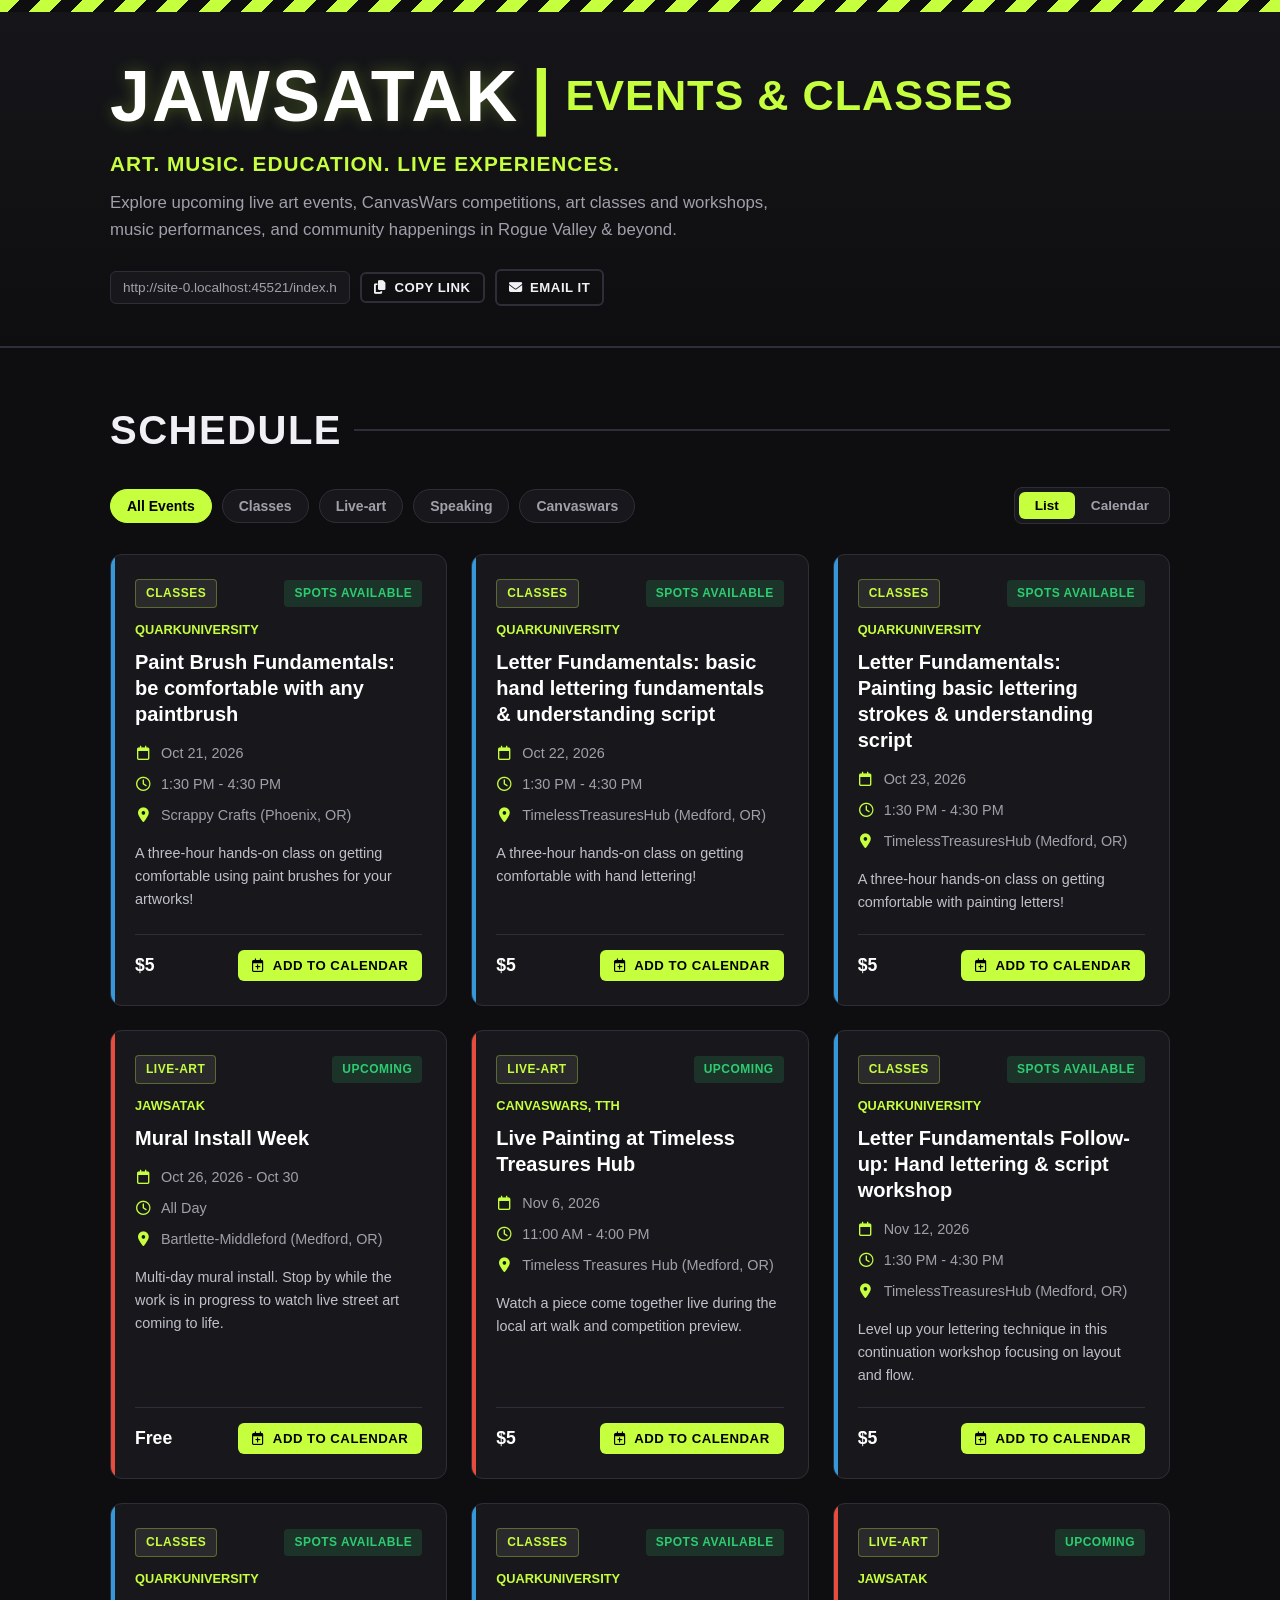
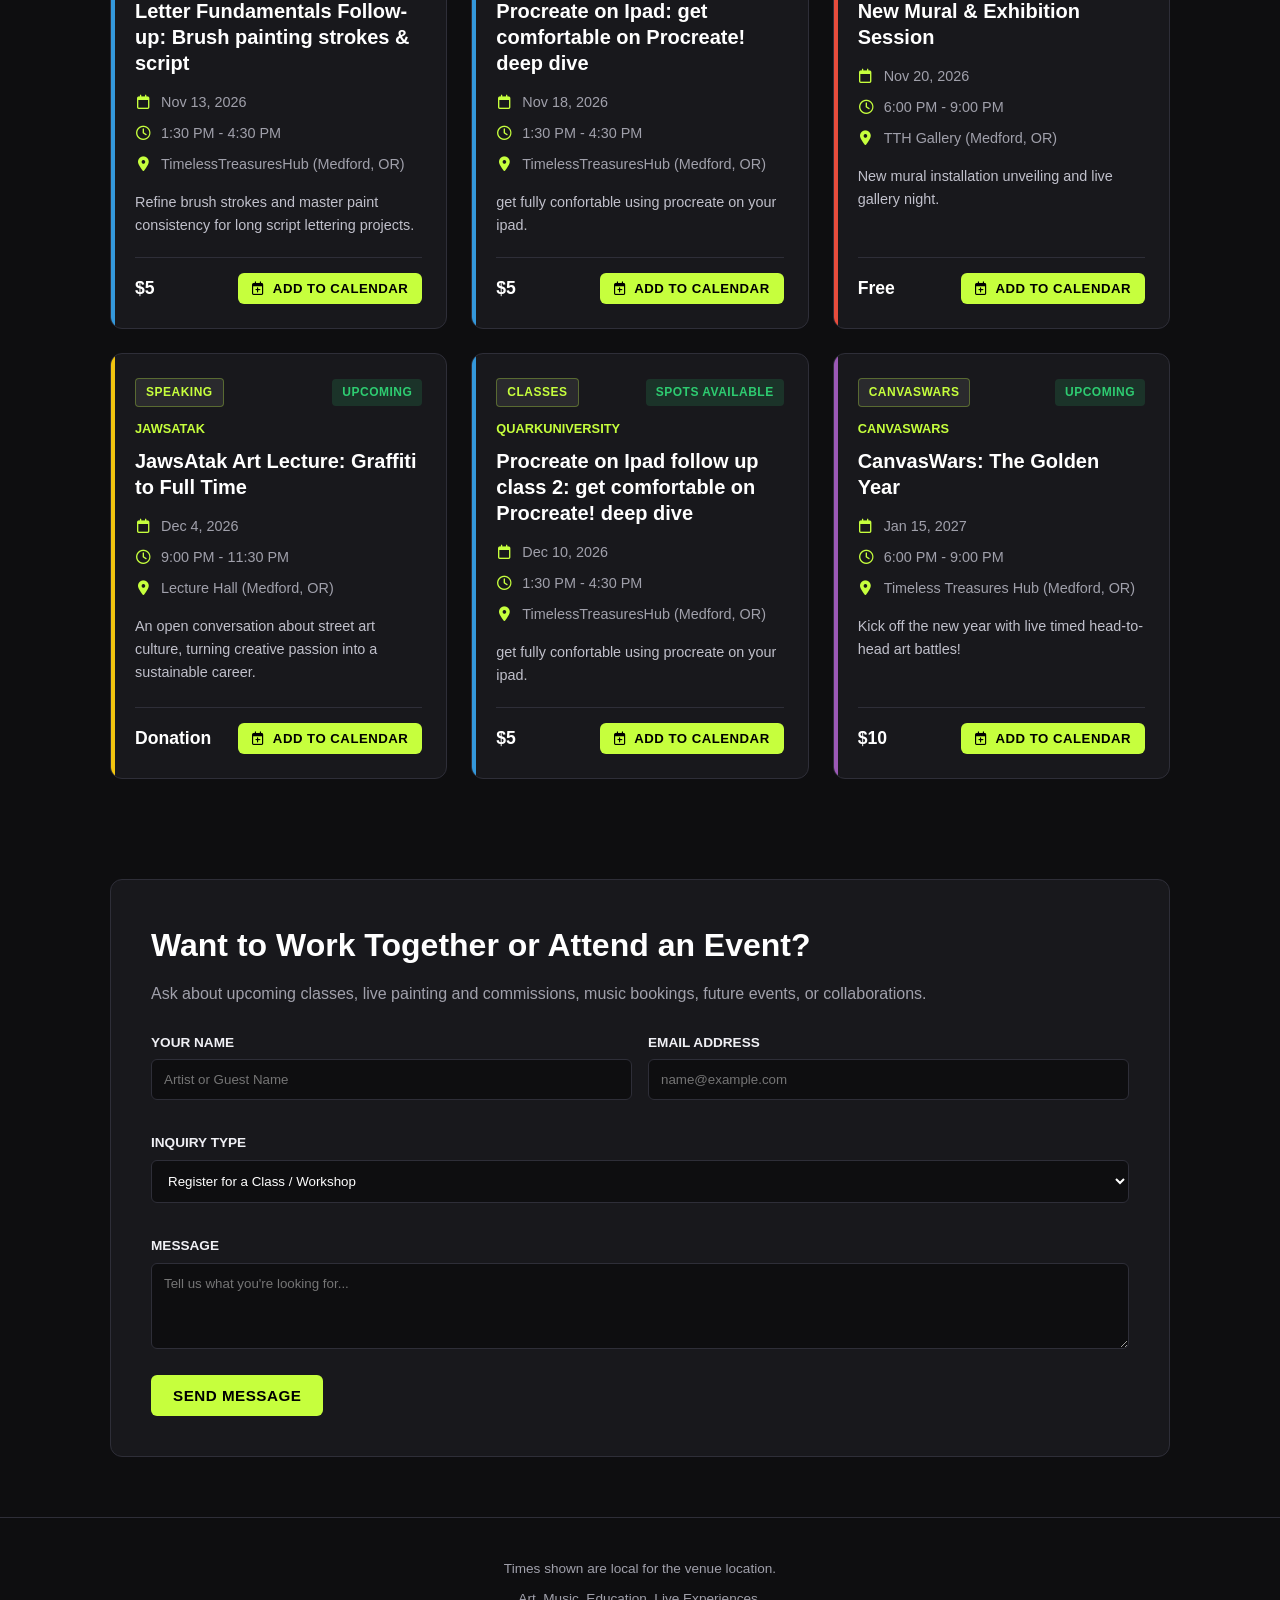
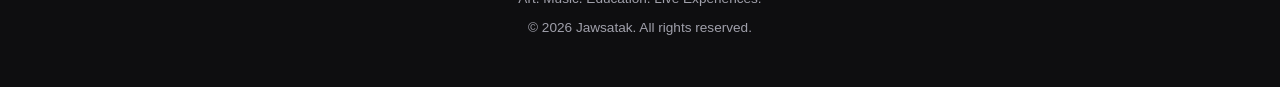
<file: index.html>
<!doctype html>
<html lang="en">
<head>
  <meta charset="utf-8">
  <meta name="viewport" content="width=device-width, initial-scale=1.0">
  <title>Jawsatak | Events &amp; Classes</title>
  <meta name="description" content="Upcoming live art events, CanvasWars competitions, art classes and workshops, and JawsAtak music shows. Art. Music. Education. Live Experiences.">
  <meta name="robots" content="index, follow">
  <meta name="theme-color" content="#0e0e10">

  <!-- Open Graph / Social Sharing -->
  <meta property="og:type" content="website">
  <meta property="og:title" content="Jawsatak | Events &amp; Classes">
  <meta property="og:description" content="Upcoming live art, CanvasWars competitions, classes, and music. Art. Music. Education. Live Experiences.">
  <meta name="twitter:card" content="summary">
  <meta name="twitter:title" content="Jawsatak | Events &amp; Classes">
  <meta name="twitter:description" content="Upcoming live art, CanvasWars competitions, classes, and music.">

  <!-- Favicon SVG -->
  <link rel="icon" href="data:image/svg+xml,%3Csvg xmlns='http://www.w3.org/2000/svg' viewBox='0 0 64 64'%3E%3Crect width='64' height='64' fill='%230e0e10'/%3E%3Ctext x='32' y='49' font-size='46' font-weight='900' text-anchor='middle' fill='%23c6ff3d' font-family='Impact,Arial Black,sans-serif'%3EJ%3C/text%3E%3C/svg%3E">

  <!-- Font Awesome Icons -->
  <link rel="stylesheet" href="https://cdnjs.cloudflare.com/ajax/libs/font-awesome/6.4.0/css/all.min.css">

  <style>
    :root {
      --bg-dark: #0e0e10;
      --bg-card: #18181c;
      --bg-card-hover: #222228;
      --accent-neon: #c6ff3d;
      --accent-neon-glow: rgba(198, 255, 61, 0.25);
      --text-main: #f0f0f5;
      --text-muted: #a0a0ab;
      --border-color: #2e2e38;
      --hazard-yellow: #f39c12;
      --font-heading: 'Impact', 'Arial Black', sans-serif;
      --font-body: -apple-system, BlinkMacSystemFont, "Segoe UI", Roboto, Helvetica, Arial, sans-serif;
    }

    * {
      box-sizing: border-box;
      margin: 0;
      padding: 0;
    }

    body {
      background-color: var(--bg-dark);
      color: var(--text-main);
      font-family: var(--font-body);
      line-height: 1.6;
      min-height: 100vh;
    }

    /* Accessibility Skip Link */
    .skip {
      position: absolute;
      top: -100px;
      left: 10px;
      background: var(--accent-neon);
      color: #000;
      padding: 8px 16px;
      font-weight: bold;
      z-index: 9999;
      text-decoration: none;
      border-radius: 4px;
      transition: top 0.2s;
    }
    .skip:focus {
      top: 10px;
    }

    .wrap {
      max-width: 1100px;
      margin: 0 auto;
      padding: 0 20px;
    }

    .hero {
      position: relative;
      padding: 60px 0 40px;
      background: linear-gradient(180deg, #16161a 0%, #0e0e10 100%);
      border-bottom: 2px solid var(--border-color);
      overflow: hidden;
    }

    .hazard {
      height: 12px;
      width: 100%;
      background: repeating-linear-gradient(
        -45deg,
        var(--accent-neon),
        var(--accent-neon) 15px,
        #0e0e10 15px,
        #0e0e10 30px
      );
      position: absolute;
      top: 0;
      left: 0;
    }

    .wordmark {
      font-family: var(--font-heading);
      font-size: clamp(2.5rem, 6vw, 4.5rem);
      letter-spacing: 2px;
      text-transform: uppercase;
      line-height: 1;
      margin-bottom: 15px;
      display: flex;
      align-items: center;
      flex-wrap: wrap;
      gap: 12px;
    }

    .wm-name {
      color: #fff;
      text-shadow: 0 0 15px var(--accent-neon-glow);
    }

    .wm-pipe {
      color: var(--accent-neon);
    }

    .wm-sub {
      color: var(--accent-neon);
      font-size: 0.6em;
      letter-spacing: 1px;
    }

    .tagline {
      font-size: 1.3rem;
      font-weight: 700;
      color: var(--accent-neon);
      margin-bottom: 10px;
      text-transform: uppercase;
      letter-spacing: 1px;
    }

    .intro {
      max-width: 700px;
      color: var(--text-muted);
      font-size: 1.05rem;
      margin-bottom: 25px;
    }

    /* Share Bar */
    .share {
      display: flex;
      flex-wrap: wrap;
      align-items: center;
      gap: 10px;
      margin-top: 20px;
    }

    .share__url {
      background: var(--bg-card);
      border: 1px solid var(--border-color);
      color: var(--text-muted);
      padding: 8px 12px;
      border-radius: 6px;
      font-size: 0.85rem;
      width: 240px;
      outline: none;
    }

    .share__msg {
      font-size: 0.85rem;
      color: var(--accent-neon);
      font-weight: bold;
    }

    /* Buttons */
    .btn {
      display: inline-flex;
      align-items: center;
      justify-content: center;
      gap: 8px;
      padding: 10px 20px;
      border-radius: 6px;
      font-weight: 700;
      text-decoration: none;
      cursor: pointer;
      transition: all 0.2s ease;
      border: 2px solid transparent;
      font-size: 0.95rem;
      text-transform: uppercase;
      letter-spacing: 0.5px;
    }

    .btn--primary {
      background: var(--accent-neon);
      color: #000;
    }
    .btn--primary:hover {
      background: #b2f520;
      box-shadow: 0 0 15px var(--accent-neon-glow);
      transform: translateY(-2px);
    }

    .btn--outline {
      background: transparent;
      border-color: var(--border-color);
      color: var(--text-main);
    }
    .btn--outline:hover {
      border-color: var(--accent-neon);
      color: var(--accent-neon);
    }

    .btn--sm {
      padding: 6px 12px;
      font-size: 0.825rem;
    }

    .schedule {
      padding: 50px 0;
    }

    .section-h {
      font-family: var(--font-heading);
      font-size: 2.5rem;
      letter-spacing: 1.5px;
      text-transform: uppercase;
      margin-bottom: 25px;
      display: flex;
      align-items: center;
      gap: 12px;
    }
    .section-h::after {
      content: '';
      flex: 1;
      height: 2px;
      background: var(--border-color);
    }

    .controls {
      display: flex;
      flex-wrap: wrap;
      justify-content: space-between;
      align-items: center;
      gap: 20px;
      margin-bottom: 30px;
    }

    .chips {
      display: flex;
      flex-wrap: wrap;
      gap: 10px;
    }

    .chip {
      background: var(--bg-card);
      border: 1px solid var(--border-color);
      color: var(--text-muted);
      padding: 8px 16px;
      border-radius: 20px;
      font-size: 0.875rem;
      font-weight: 600;
      cursor: pointer;
      transition: all 0.2s;
    }
    .chip:hover, .chip.active {
      background: var(--accent-neon);
      color: #000;
      border-color: var(--accent-neon);
    }

    .viewtoggle {
      display: flex;
      background: var(--bg-card);
      border: 1px solid var(--border-color);
      border-radius: 8px;
      padding: 4px;
    }

    .vbtn {
      background: transparent;
      border: none;
      color: var(--text-muted);
      padding: 6px 16px;
      border-radius: 6px;
      font-weight: 700;
      cursor: pointer;
      font-size: 0.85rem;
      transition: all 0.2s;
    }
    .vbtn[aria-pressed="true"] {
      background: var(--accent-neon);
      color: #000;
    }

    .event-grid {
      display: grid;
      grid-template-columns: repeat(auto-fill, minmax(320px, 1fr));
      gap: 24px;
    }

    .event-card {
      background: var(--bg-card);
      border: 1px solid var(--border-color);
      border-radius: 12px;
      padding: 24px;
      display: flex;
      flex-direction: column;
      justify-content: space-between;
      transition: transform 0.2s, border-color 0.2s, box-shadow 0.2s;
      position: relative;
      overflow: hidden;
    }
    .event-card:hover {
      transform: translateY(-4px);
      border-color: rgba(198, 255, 61, 0.4);
      box-shadow: 0 8px 25px rgba(0,0,0,0.5);
    }

    .event-card::before {
      content: '';
      position: absolute;
      top: 0;
      left: 0;
      width: 4px;
      height: 100%;
      background: var(--border-color);
    }
    .event-card[data-category*="classes"]::before { background: #3498db; }
    .event-card[data-category*="live-art"]::before { background: #e74c3c; }
    .event-card[data-category*="canvaswars"]::before { background: #9b59b6; }
    .event-card[data-category*="speaking"]::before { background: #f1c40f; }

    .card-meta {
      display: flex;
      justify-content: space-between;
      align-items: center;
      margin-bottom: 12px;
    }

    .badge {
      font-size: 0.75rem;
      font-weight: 800;
      text-transform: uppercase;
      padding: 4px 10px;
      border-radius: 4px;
      letter-spacing: 0.5px;
    }
    .badge--cat {
      background: rgba(255, 255, 255, 0.08);
      color: var(--accent-neon);
      border: 1px solid rgba(198, 255, 61, 0.3);
    }
    .badge--status {
      background: rgba(46, 204, 113, 0.15);
      color: #2ecc71;
    }

    .card-title {
      font-size: 1.25rem;
      font-weight: 800;
      line-height: 1.3;
      margin-bottom: 12px;
      color: #fff;
    }

    .card-brand {
      font-size: 0.8rem;
      color: var(--accent-neon);
      font-weight: 700;
      text-transform: uppercase;
      margin-bottom: 8px;
    }

    .info-list {
      list-style: none;
      margin: 15px 0;
      font-size: 0.9rem;
      color: var(--text-muted);
    }

    .info-list li {
      display: flex;
      align-items: center;
      gap: 10px;
      margin-bottom: 8px;
    }

    .info-list i {
      color: var(--accent-neon);
      width: 16px;
      text-align: center;
    }

    .card-desc {
      font-size: 0.9rem;
      color: #c0c0cb;
      margin-bottom: 20px;
      flex-grow: 1;
    }

    .card-footer {
      display: flex;
      justify-content: space-between;
      align-items: center;
      padding-top: 15px;
      border-top: 1px solid var(--border-color);
      margin-top: auto;
    }

    .card-price {
      font-size: 1.1rem;
      font-weight: 800;
      color: #fff;
    }

    .calendar-container {
      background: var(--bg-card);
      border: 1px solid var(--border-color);
      border-radius: 12px;
      padding: 20px;
      overflow-x: auto;
    }

    .cal-header {
      display: flex;
      justify-content: space-between;
      align-items: center;
      margin-bottom: 20px;
    }

    .cal-grid {
      display: grid;
      grid-template-columns: repeat(7, 1fr);
      gap: 8px;
      min-width: 600px;
    }

    .cal-day-label {
      text-align: center;
      font-weight: bold;
      color: var(--accent-neon);
      padding: 8px 0;
      font-size: 0.85rem;
      text-transform: uppercase;
    }

    .cal-cell {
      background: #101014;
      border: 1px solid var(--border-color);
      border-radius: 6px;
      min-height: 90px;
      padding: 8px;
      display: flex;
      flex-direction: column;
      gap: 4px;
    }

    .cal-date {
      font-size: 0.8rem;
      color: var(--text-muted);
      font-weight: 700;
    }

    .cal-item {
      background: var(--accent-neon);
      color: #000;
      font-size: 0.725rem;
      font-weight: 800;
      padding: 3px 6px;
      border-radius: 3px;
      text-decoration: none;
      white-space: nowrap;
      overflow: hidden;
      text-overflow: ellipsis;
      cursor: pointer;
    }

    /* Contact Section */
    .contact {
      background: var(--bg-card);
      border: 1px solid var(--border-color);
      border-radius: 12px;
      padding: 40px;
      margin-top: 50px;
    }

    .contact__h {
      font-family: var(--font-heading);
      font-size: 2rem;
      margin-bottom: 10px;
      color: #fff;
    }

    .contact__lead {
      color: var(--text-muted);
      margin-bottom: 25px;
    }

    .form-grid {
      display: grid;
      grid-template-columns: 1fr 1fr;
      gap: 16px;
    }

    .form-group {
      display: flex;
      flex-direction: column;
      gap: 6px;
      margin-bottom: 16px;
    }

    .form-group.full {
      grid-column: 1 / -1;
    }

    label {
      font-size: 0.85rem;
      font-weight: 700;
      color: var(--text-main);
      text-transform: uppercase;
    }

    input, textarea, select {
      background: #0e0e10;
      border: 1px solid var(--border-color);
      color: #fff;
      padding: 12px;
      border-radius: 6px;
      font-family: inherit;
      outline: none;
    }

    input:focus, textarea:focus, select:focus {
      border-color: var(--accent-neon);
    }

    .foot {
      padding: 40px 0;
      text-align: center;
      color: var(--text-muted);
      font-size: 0.85rem;
      border-top: 1px solid var(--border-color);
      margin-top: 60px;
    }

    .foot p {
      margin-bottom: 8px;
    }

    .empty-state {
      text-align: center;
      padding: 60px 0;
      color: var(--text-muted);
      font-size: 1.1rem;
    }

    @media (max-width: 768px) {
      .form-grid {
        grid-template-columns: 1fr;
      }
      .controls {
        flex-direction: column;
        align-items: stretch;
      }
      .viewtoggle {
        justify-content: center;
      }
    }
  </style>
</head>
<body>
  <a class="skip" href="#schedule">Skip to the schedule</a>

  <!-- Header / Hero Section -->
  <header class="hero">
    <div class="hazard" aria-hidden="true"></div>
    <div class="wrap">
      <h1 class="wordmark">
        <span class="wm-name">Jawsatak</span><span class="wm-pipe" aria-hidden="true">|</span><span class="wm-sub">Events &amp; Classes</span>
      </h1>
      <p class="tagline" id="tagline">Art. Music. Education. Live Experiences.</p>
      <p class="intro" id="intro">Explore upcoming live art events, CanvasWars competitions, art classes and workshops, music performances, and community happenings in Rogue Valley &amp; beyond.</p>

      <div class="share" role="group" aria-label="Share this page">
        <input id="pageUrl" class="share__url" type="text" readonly value="" spellcheck="false">
        <button type="button" id="copyLink" class="btn btn--outline btn--sm">
          <i class="fa-solid fa-copy"></i> Copy link
        </button>
        <a id="emailShare" class="btn btn--outline btn--sm" href="mailto:">
          <i class="fa-solid fa-envelope"></i> Email it
        </a>
        <span id="shareMsg" class="share__msg" role="status" aria-live="polite"></span>
      </div>
    </div>
  </header>

  <!-- Main Body Content -->
  <main id="main">
    <div class="wrap">

      <!-- Schedule Section -->
      <section id="schedule" class="schedule" aria-labelledby="scheduleHeading">
        <h2 id="scheduleHeading" class="section-h">Schedule</h2>

        <div class="controls" id="controls">
          <div class="chips" id="chips" role="group" aria-label="Filter by category">
            <!-- Populated by JS -->
          </div>
          <div class="viewtoggle" role="group" aria-label="Choose a view">
            <button type="button" class="vbtn" id="btnListView" data-view="list" aria-pressed="true">List</button>
            <button type="button" class="vbtn" id="btnCalView" data-view="calendar" aria-pressed="false">Calendar</button>
          </div>
        </div>

        <p id="resultsStatus" class="sr-only" role="status" aria-live="polite"></p>

        <!-- List View Container -->
        <div id="listView">
          <div id="upcomingList" class="event-grid"></div>
        </div>

        <!-- Calendar View Container -->
        <div id="calView" hidden>
          <div class="calendar-container">
            <div class="cal-header">
              <h3 id="calMonthTitle" style="color: #fff; font-family: var(--font-heading); font-size: 1.5rem;">October 2026</h3>
            </div>
            <div class="cal-grid" id="calGrid">
              <!-- Rendered via JS -->
            </div>
          </div>
        </div>
      </section>

      <!-- Contact Section -->
      <section id="contact" class="contact" aria-labelledby="contactHeading">
        <h2 id="contactHeading" class="contact__h">Want to Work Together or Attend an Event?</h2>
        <p class="contact__lead">Ask about upcoming classes, live painting and commissions, music bookings, future events, or collaborations.</p>
        
        <form id="contactForm" onsubmit="handleFormSubmit(event)">
          <div class="form-grid">
            <div class="form-group">
              <label for="name">Your Name</label>
              <input type="text" id="name" required placeholder="Artist or Guest Name">
            </div>
            <div class="form-group">
              <label for="email">Email Address</label>
              <input type="email" id="email" required placeholder="name@example.com">
            </div>
            <div class="form-group full">
              <label for="interest">Inquiry Type</label>
              <select id="interest">
                <option value="classes">Register for a Class / Workshop</option>
                <option value="canvaswars">CanvasWars Competition Info</option>
                <option value="booking">Live Painting / Booking</option>
                <option value="other">General Question</option>
              </select>
            </div>
            <div class="form-group full">
              <label for="message">Message</label>
              <textarea id="message" rows="4" required placeholder="Tell us what you're looking for..."></textarea>
            </div>
          </div>
          <button type="submit" class="btn btn--primary" style="margin-top: 10px;">Send Message</button>
          <span id="contactStatus" style="margin-left: 15px; color: var(--accent-neon); font-weight: bold;"></span>
        </form>
      </section>

    </div>
  </main>

  <!-- Footer -->
  <footer class="foot">
    <div class="wrap">
      <p id="tzNote">Times shown are local for the venue location.</p>
      <p>Art. Music. Education. Live Experiences.</p>
      <p id="copyright">&copy; <span id="year"></span> Jawsatak. All rights reserved.</p>
    </div>
  </footer>

  <script>
    // Full Data Set integrated directly
    const rawEvents = [
      {
        "id": "paiantbrush-fundamentals",
        "title": "Paint Brush Fundamentals: be comfortable with any paintbrush",
        "category": "classes",
        "brand": "QuarkUniversity",
        "date": "2026-10-21",
        "startTime": "1:30 PM",
        "endTime": "4:30 PM",
        "venue": "Scrappy Crafts",
        "address": "Phoenix, Oregon",
        "city": "Phoenix, OR",
        "description": "A three-hour hands-on class on getting comfortable using paint brushes for your artworks!",
        "price": "$5",
        "status": "spots available",
        "featured": false,
        "showOnWebsite": true,
        "sample": true
      },
      {
        "id": "lettering-fundamentals-Hc1",
        "title": "Letter Fundamentals: basic hand lettering fundamentals & understanding script",
        "category": "classes",
        "brand": "QuarkUniversity",
        "date": "2026-10-22",
        "startTime": "1:30 PM",
        "endTime": "4:30 PM",
        "venue": "TimelessTreasuresHub",
        "address": "4041 CraterLake Ave",
        "city": "Medford, OR",
        "description": "A three-hour hands-on class on getting comfortable with hand lettering!",
        "price": "$5",
        "status": "spots available",
        "featured": false,
        "showOnWebsite": true,
        "sample": true
      },
      {
        "id": "lettering-fundamentals-Pc1",
        "title": "Letter Fundamentals: Painting basic lettering strokes & understanding script",
        "category": "classes",
        "brand": "QuarkUniversity",
        "date": "2026-10-23",
        "startTime": "1:30 PM",
        "endTime": "4:30 PM",
        "venue": "TimelessTreasuresHub",
        "address": "4041 CraterLake Ave",
        "city": "Medford, OR",
        "description": "A three-hour hands-on class on getting comfortable with painting letters!",
        "price": "$5",
        "status": "spots available",
        "featured": false,
        "showOnWebsite": true,
        "sample": true
      },
      {
        "id": "mural install week",
        "title": "Mural Install Week",
        "category": "live-art",
        "brand": "JawsAtak",
        "date": "2026-10-26",
        "endDate": "2026-10-30",
        "startTime": "All Day",
        "venue": "Bartlette-Middleford",
        "city": "Medford, OR",
        "description": "Multi-day mural install. Stop by while the work is in progress to watch live street art coming to life.",
        "price": "Free",
        "status": "upcoming",
        "showOnWebsite": true,
        "sample": true
      },
      {
        "id": "TTH WindowWars Christmas Edition",
        "title": "Live Painting at Timeless Treasures Hub",
        "category": "live-art",
        "brand": "CanvasWars, TTH",
        "date": "2026-11-06",
        "startTime": "11:00 AM",
        "endTime": "4:00 PM",
        "venue": "Timeless Treasures Hub",
        "address": "4041 CraterLake Ave",
        "city": "Medford, OR",
        "description": "Watch a piece come together live during the local art walk and competition preview.",
        "price": "$5",
        "status": "upcoming",
        "showOnWebsite": true,
        "sample": true
      },
      {
        "id": "lettering-fundamentals-Hc2",
        "title": "Letter Fundamentals Follow-up: Hand lettering & script workshop",
        "category": "classes",
        "brand": "QuarkUniversity",
        "date": "2026-11-12",
        "startTime": "1:30 PM",
        "endTime": "4:30 PM",
        "venue": "TimelessTreasuresHub",
        "address": "4041 CraterLake Ave",
        "city": "Medford, OR",
        "description": "Level up your lettering technique in this continuation workshop focusing on layout and flow.",
        "price": "$5",
        "status": "spots available",
        "showOnWebsite": true,
        "sample": true
      },
      {
        "id": "lettering-fundamentals-Pc2",
        "title": "Letter Fundamentals Follow-up: Brush painting strokes & script",
        "category": "classes",
        "brand": "QuarkUniversity",
        "date": "2026-11-13",
        "startTime": "1:30 PM",
        "endTime": "4:30 PM",
        "venue": "TimelessTreasuresHub",
        "address": "4041 CraterLake Ave",
        "city": "Medford, OR",
        "description": "Refine brush strokes and master paint consistency for long script lettering projects.",
        "price": "$5",
        "status": "spots available",
        "showOnWebsite": true,
        "sample": true
      },
      {
        "id": "digital-fundamentals",
        "title": "Procreate on Ipad: get comfortable on Procreate! deep dive",
        "category": "classes",
        "brand": "QuarkUniversity",
        "date": "2026-11-18",
        "startTime": "1:30 PM",
        "endTime": "4:30 PM",
        "venue": "TimelessTreasuresHub",
        "address": "4041 CraterLake Ave",
        "city": "Medford, OR",
        "description": "get fully confortable using procreate on your ipad.",
        "price": "$5",
        "status": "spots available",
        "showOnWebsite": true,
        "sample": true
      },
      {
        "id": "mural at tth",
        "title": "New Mural & Exhibition Session",
        "category": "live-art",
        "brand": "JawsAtak",
        "date": "2026-11-20",
        "startTime": "6:00 PM",
        "endTime": "9:00 PM",
        "venue": "TTH Gallery",
        "address": "4041 CraterLake Ave",
        "city": "Medford, OR",
        "description": "New mural installation unveiling and live gallery night.",
        "price": "Free",
        "status": "upcoming",
        "showOnWebsite": true,
        "sample": true
      },
      {
        "id": "art-lecture",
        "title": "JawsAtak Art Lecture: Graffiti to Full Time",
        "category": "speaking",
        "brand": "JawsAtak",
        "date": "2026-12-04",
        "startTime": "9:00 PM",
        "endTime": "11:30 PM",
        "venue": "Lecture Hall",
        "address": "Southern Oregon University",
        "city": "Medford, OR",
        "description": "An open conversation about street art culture, turning creative passion into a sustainable career.",
        "price": "Donation",
        "status": "upcoming",
        "showOnWebsite": true,
        "sample": true
      },
      {
        "id": "digital-fundamentals-P2",
        "title": "Procreate on Ipad follow up class 2: get comfortable on Procreate! deep dive",
        "category": "classes",
        "brand": "QuarkUniversity",
        "date": "2026-12-10",
        "startTime": "1:30 PM",
        "endTime": "4:30 PM",
        "venue": "TimelessTreasuresHub",
        "address": "4041 CraterLake Ave",
        "city": "Medford, OR",
        "description": "get fully confortable using procreate on your ipad.",
        "price": "$5",
        "status": "spots available",
        "showOnWebsite": true,
        "sample": true
      },
      {
        "id": "CW January",
        "title": "CanvasWars: The Golden Year",
        "category": "canvaswars",
        "brand": "CanvasWars",
        "date": "2027-01-15",
        "startTime": "6:00 PM",
        "endTime": "9:00 PM",
        "venue": "Timeless Treasures Hub",
        "city": "Medford, OR",
        "description": "Kick off the new year with live timed head-to-head art battles!",
        "price": "$10",
        "status": "upcoming",
        "showOnWebsite": true,
        "sample": true
      },
      {
        "id": "sample-hidden-event",
        "title": "Sample Hidden Event (Not shown)",
        "category": "community",
        "date": "2026-12-12",
        "description": "Hidden item test",
        "showOnWebsite": false,
        "sample": true
      }
    ];

    // Filter down to valid display events
    const events = rawEvents.filter(e => e.showOnWebsite !== false);

    let currentCategory = 'all';
    let currentView = 'list';

    window.addEventListener('DOMContentLoaded', () => {
      // Set current page URL into share input box
      const urlInput = document.getElementById('pageUrl');
      urlInput.value = window.location.href;

      // Email link configuration
      document.getElementById('emailShare').href = `mailto:?subject=Check out Jawsatak Events&body=Hey! Check out these upcoming events: ${encodeURIComponent(window.location.href)}`;
      
      // Set Copyright Year
      document.getElementById('year').textContent = new Date().getFullYear();

      // Render Categories
      renderCategories();

      // Initial Render
      renderEvents();

      // Bind View Switchers
      document.getElementById('btnListView').addEventListener('click', () => switchView('list'));
      document.getElementById('btnCalView').addEventListener('click', () => switchView('calendar'));

      // Copy Link Functionality
      document.getElementById('copyLink').addEventListener('click', () => {
        urlInput.select();
        document.execCommand('copy');
        const msg = document.getElementById('shareMsg');
        msg.textContent = 'Link copied!';
        setTimeout(() => { msg.textContent = ''; }, 3000);
      });
    });

    // Generate dynamic category chips
    function renderCategories() {
      const chipContainer = document.getElementById('chips');
      const categories = ['all'];

      events.forEach(e => {
        if (e.category) {
          // split multi categories if comma separated
          const cats = e.category.split(',').map(c => c.trim().toLowerCase());
          cats.forEach(c => {
            if (!categories.includes(c)) categories.push(c);
          });
        }
      });

      chipContainer.innerHTML = categories.map(cat => {
        const label = cat === 'all' ? 'All Events' : cat.charAt(0).toUpperCase() + cat.slice(1);
        return `<button class="chip ${cat === 'all' ? 'active' : ''}" onclick="filterCategory('${cat}', this)">${label}</button>`;
      }).join('');
    }

    function filterCategory(cat, btn) {
      currentCategory = cat;
      document.querySelectorAll('.chip').forEach(c => c.classList.remove('active'));
      btn.classList.add('active');
      renderEvents();
    }

    function switchView(view) {
      currentView = view;
      const btnList = document.getElementById('btnListView');
      const btnCal = document.getElementById('btnCalView');
      const listView = document.getElementById('listView');
      const calView = document.getElementById('calView');

      if (view === 'list') {
        btnList.setAttribute('aria-pressed', 'true');
        btnCal.setAttribute('aria-pressed', 'false');
        listView.hidden = false;
        calView.hidden = true;
      } else {
        btnList.setAttribute('aria-pressed', 'false');
        btnCal.setAttribute('aria-pressed', 'true');
        listView.hidden = true;
        calView.hidden = false;
        renderCalendar();
      }
    }

    function renderEvents() {
      const container = document.getElementById('upcomingList');
      
      const filtered = events.filter(e => {
        if (currentCategory === 'all') return true;
        return e.category && e.category.toLowerCase().includes(currentCategory);
      });

      if (filtered.length === 0) {
        container.innerHTML = `<div class="empty-state"><p>No upcoming events found in this category.</p></div>`;
        return;
      }

      container.innerHTML = filtered.map(item => {
        const formattedDate = formatDate(item.date, item.endDate);
        const timeStr = item.startTime ? `${item.startTime} ${item.endTime ? '- ' + item.endTime : ''}` : 'Time TBA';
        const brandStr = item.brand ? `<div class="card-brand">${escapeHtml(item.brand)}</div>` : '';
        const priceStr = item.price || 'Free';
        const btnText = item.buttonText || 'Add to Calendar';

        const buttonHtml = item.buttonUrl 
          ? `<a href="${item.buttonUrl}" class="btn btn--primary btn--sm">${escapeHtml(btnText)}</a>`
          : `<button type="button" onclick="downloadIcs('${item.id}')" class="btn btn--primary btn--sm">
              <i class="fa-regular fa-calendar-plus"></i> ${escapeHtml(btnText)}
             </button>`;

        return `
          <article class="event-card" data-category="${escapeHtml(item.category || '')}">
            <div>
              <div class="card-meta">
                <span class="badge badge--cat">${escapeHtml(item.category || 'Event')}</span>
                <span class="badge badge--status">${escapeHtml(item.status || 'Upcoming')}</span>
              </div>
              ${brandStr}
              <h3 class="card-title">${escapeHtml(item.title)}</h3>
              
              <ul class="info-list">
                <li><i class="fa-regular fa-calendar"></i> <span>${formattedDate}</span></li>
                <li><i class="fa-regular fa-clock"></i> <span>${timeStr}</span></li>
                <li><i class="fa-solid fa-location-dot"></i> <span>${escapeHtml(item.venue)}${item.city ? ' (' + escapeHtml(item.city) + ')' : ''}</span></li>
              </ul>

              <p class="card-desc">${escapeHtml(item.description)}</p>
            </div>

            <div class="card-footer">
              <span class="card-price">${escapeHtml(priceStr)}</span>
              ${buttonHtml}
            </div>
          </article>
        `;
      }).join('');
    }

    // Dynamic .ICS File Generator
    function downloadIcs(eventId) {
      const ev = events.find(e => e.id === eventId);
      if (!ev) return;

      const formatIcsDateTime = (dateStr, timeStr, defaultHour) => {
        if (!dateStr || dateStr.length < 10) return '';
        const cleanDate = dateStr.replace(/-/g, '');
        
        let hours = defaultHour;
        let minutes = 0;

        if (timeStr && timeStr.toLowerCase() !== 'all day') {
          const match = timeStr.match(/(\d+):(\d+)\s*(AM|PM)?/i);
          if (match) {
            hours = parseInt(match[1], 10);
            minutes = parseInt(match[2], 10);
            const period = match[3] ? match[3].toUpperCase() : null;
            if (period === 'PM' && hours < 12) hours += 12;
            if (period === 'AM' && hours === 12) hours = 0;
          }
        }

        const hh = String(hours).padStart(2, '0');
        const mm = String(minutes).padStart(2, '0');
        return `${cleanDate}T${hh}${mm}00`;
      };

      const startDate = formatIcsDateTime(ev.date, ev.startTime, 13);
      const endDate = formatIcsDateTime(ev.endDate || ev.date, ev.endTime, 16);
      const location = `${ev.venue || ''}${ev.address ? ', ' + ev.address : ''}${ev.city ? ', ' + ev.city : ''}`;
      const description = `${ev.description || ''}\n\nPrice: ${ev.price || 'Free'}`;

      const icsData = [
        'BEGIN:VCALENDAR',
        'VERSION:2.0',
        'PRODID:-//Jawsatak Events//NONSGML v1.0//EN',
        'CALSCALE:GREGORIAN',
        'BEGIN:VEVENT',
        `UID:${ev.id}-${Date.now()}@jawsatak.com`,
        `DTSTAMP:${new Date().toISOString().replace(/[-:]/g, '').split('.')[0]}Z`,
        `DTSTART:${startDate}`,
        `DTEND:${endDate}`,
        `SUMMARY:${ev.title}`,
        `DESCRIPTION:${description.replace(/\n/g, '\\n')}`,
        `LOCATION:${location}`,
        'END:VEVENT',
        'END:VCALENDAR'
      ].join('\r\n');

      const blob = new Blob([icsData], { type: 'text/calendar;charset=utf-8' });
      const link = document.createElement('a');
      link.href = window.URL.createObjectURL(blob);
      link.setAttribute('download', `${ev.id}.ics`);
      document.body.appendChild(link);
      link.click();
      document.body.removeChild(link);
    }

    function renderCalendar() {
      const calGrid = document.getElementById('calGrid');
      
      const days = ['Sun', 'Mon', 'Tue', 'Wed', 'Thu', 'Fri', 'Sat'];
      let html = days.map(d => `<div class="cal-day-label">${d}</div>`).join('');

      // October 2026 mock grid setup (starts on Thursday = index 4)
      const offset = 4;
      const totalDays = 31;

      // Blank padded days
      for (let i = 0; i < offset; i++) {
        html += `<div class="cal-cell" style="opacity: 0.3;"></div>`;
      }

      // Populate calendar days
      for (let d = 1; d <= totalDays; d++) {
        const dayStr = d < 10 ? `0${d}` : `${d}`;
        const currentDateStr = `2026-10-${dayStr}`;

        const dayEvents = events.filter(e => e.date === currentDateStr);

        let itemsHtml = dayEvents.map(ev => 
          `<a onclick="downloadIcs('${ev.id}')" class="cal-item" title="Click to add to calendar: ${escapeHtml(ev.title)}">${escapeHtml(ev.title)}</a>`
        ).join('');

        html += `
          <div class="cal-cell">
            <span class="cal-date">${d}</span>
            ${itemsHtml}
          </div>
        `;
      }

      calGrid.innerHTML = html;
    }

    // Helper functions
    function formatDate(dateStr, endDateStr) {
      if (!dateStr) return 'TBA';
      const d = new Date(dateStr + 'T00:00:00');
      if (isNaN(d.getTime())) return dateStr;

      const options = { month: 'short', day: 'numeric', year: 'numeric' };
      let formatted = d.toLocaleDateString('en-US', options);

      if (endDateStr) {
        const endD = new Date(endDateStr + 'T00:00:00');
        if (!isNaN(endD.getTime())) {
          formatted += ` - ${endD.toLocaleDateString('en-US', { month: 'short', day: 'numeric' })}`;
        }
      }
      return formatted;
    }

    function escapeHtml(str) {
      if (!str) return '';
      return str.replace(/&/g, "&amp;").replace(/</g, "&lt;").replace(/>/g, "&gt;").replace(/"/g, "&quot;");
    }

    function handleFormSubmit(e) {
      e.preventDefault();
      const status = document.getElementById('contactStatus');
      status.textContent = 'Thank you! Your message has been submitted.';
      document.getElementById('contactForm').reset();
      setTimeout(() => { status.textContent = ''; }, 4000);
    }
  </script>
</body>
</html>
</file>
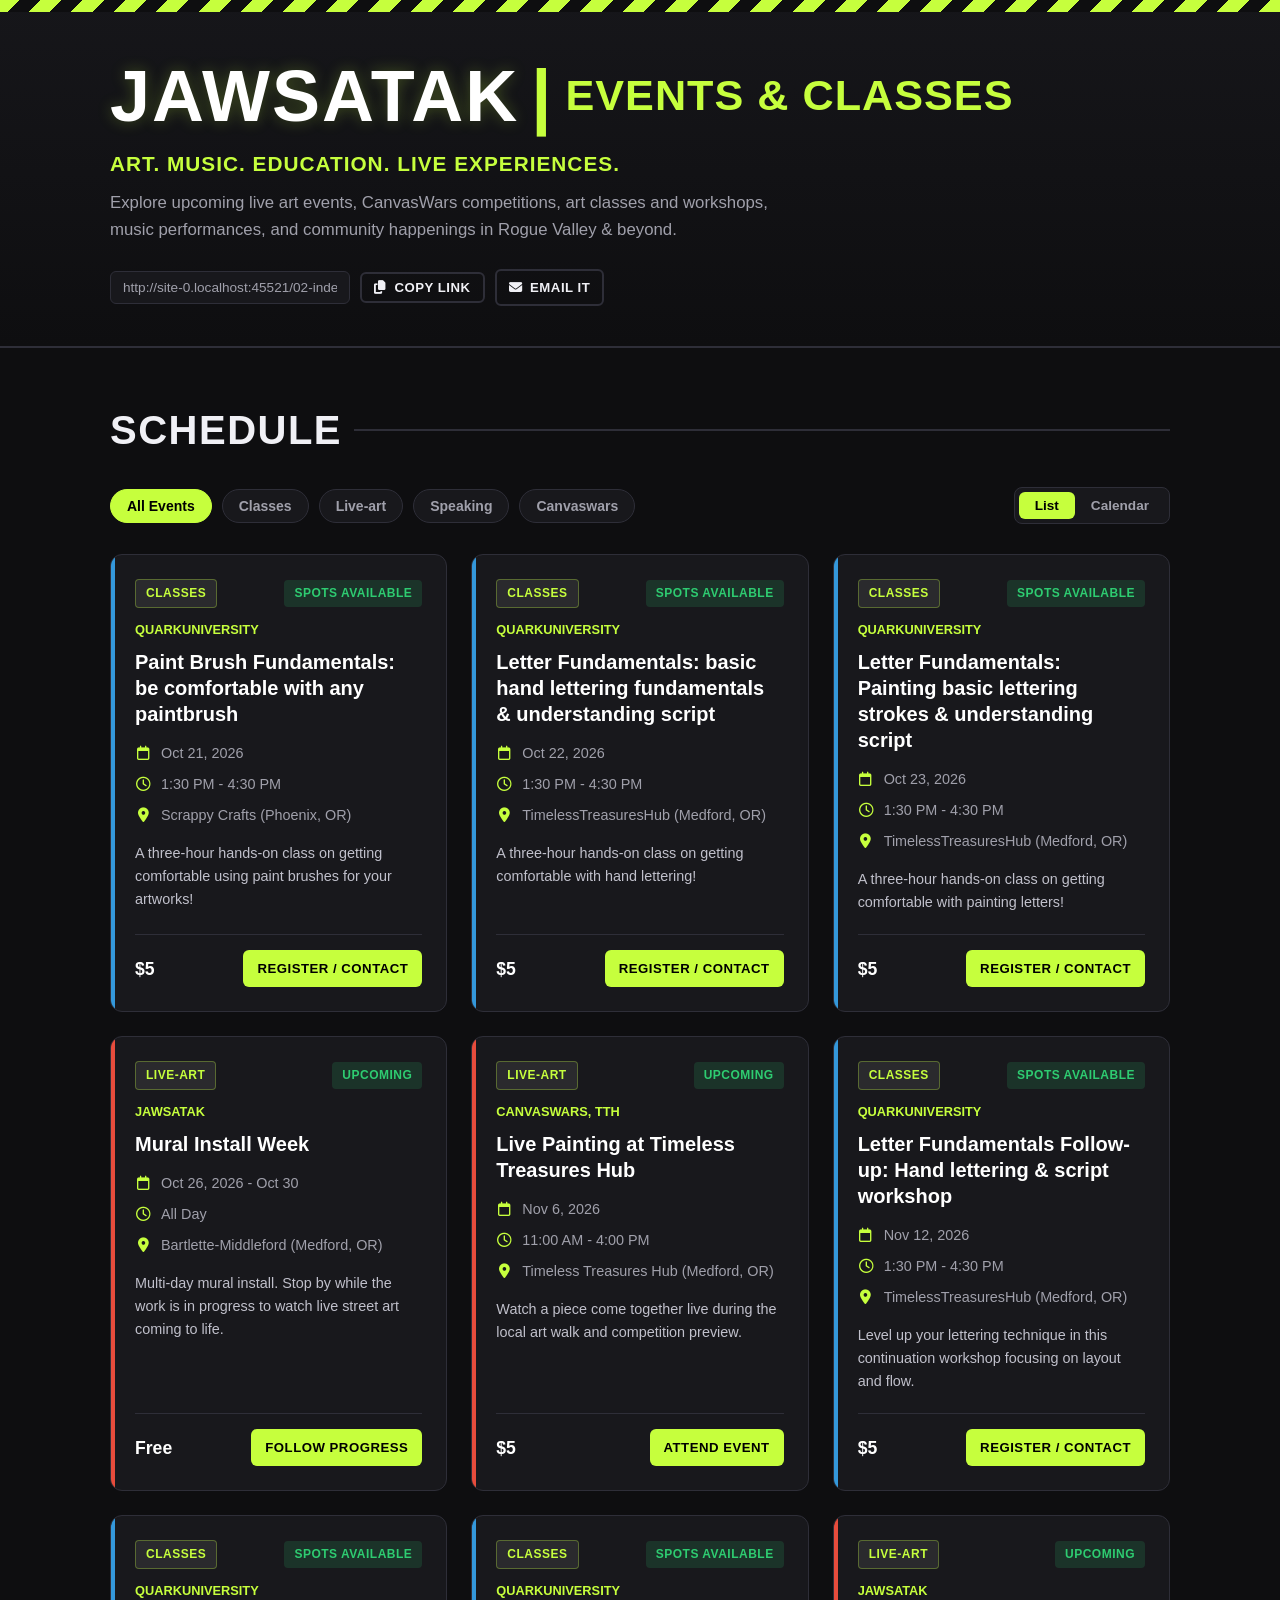
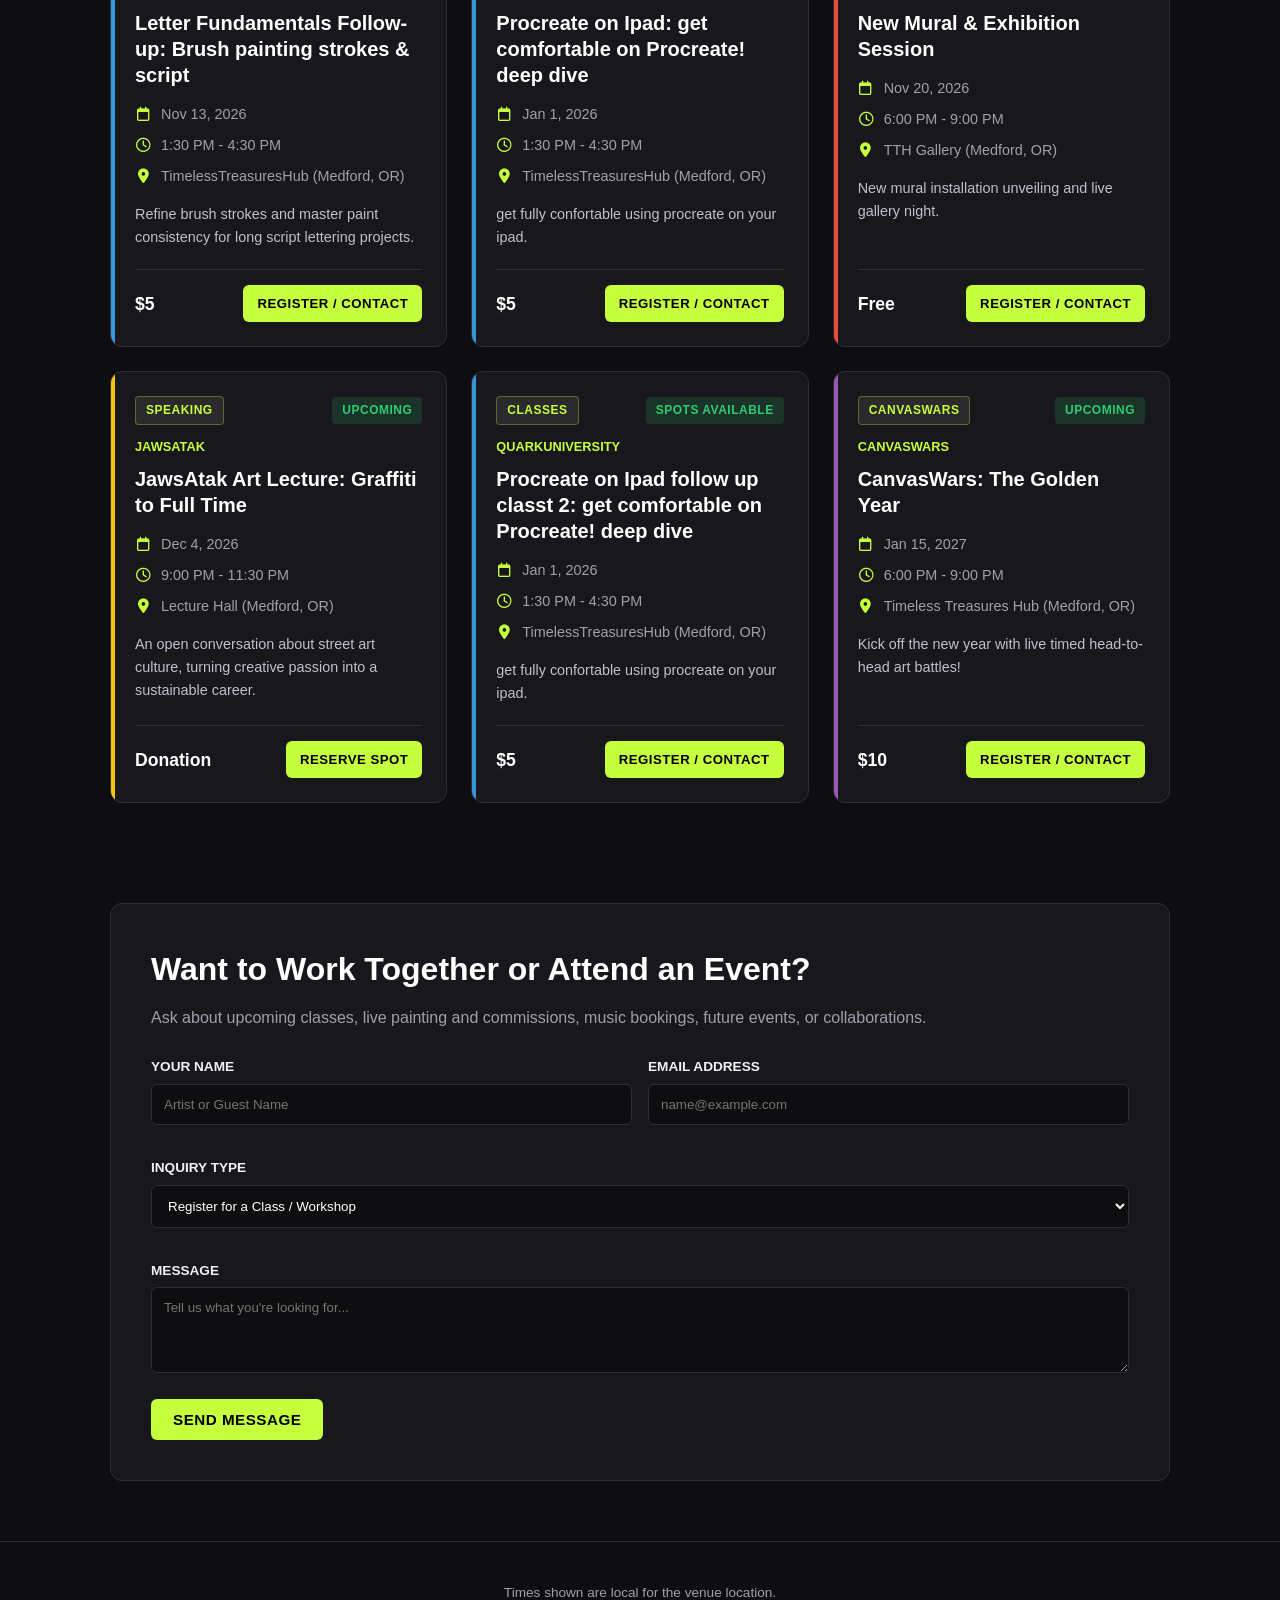
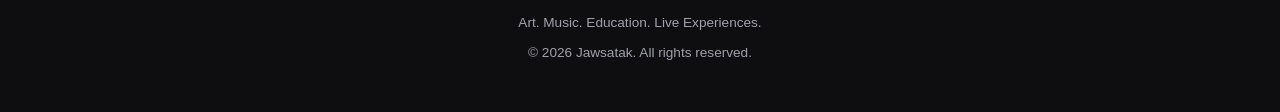
<file: 02-index.html>
<!doctype html>
<html lang="en">
<head>
  <meta charset="utf-8">
  <meta name="viewport" content="width=device-width, initial-scale=1.0">
  <title>Jawsatak | Events &amp; Classes</title>
  <meta name="description" content="Upcoming live art events, CanvasWars competitions, art classes and workshops, and JawsAtak music shows. Education. Live Experiences; Art, Music.">
  <meta name="robots" content="index, follow">
  <meta name="theme-color" content="#0e0e10">

  <!-- Open Graph / Social Sharing -->
  <meta property="og:type" content="website">
  <meta property="og:title" content="Jawsatak | Events &amp; Classes">
  <meta property="og:description" content="Upcoming live art, CanvasWars competitions, classes, and music. Art. Music. Education. Live Experiences.">
  <meta name="twitter:card" content="summary">
  <meta name="twitter:title" content="Jawsatak | Events &amp; Classes">
  <meta name="twitter:description" content="Upcoming live art, CanvasWars competitions, classes, and music.">

  <!-- Favicon SVG -->
  <link rel="icon" href="data:image/svg+xml,%3Csvg xmlns='http://www.w3.org/2000/svg' viewBox='0 0 64 64'%3E%3Crect width='64' height='64' fill='%230e0e10'/%3E%3Ctext x='32' y='49' font-size='46' font-weight='900' text-anchor='middle' fill='%23c6ff3d' font-family='Impact,Arial Black,sans-serif'%3EJ%3C/text%3E%3C/svg%3E">

  <!-- Font Awesome Icons -->
  <link rel="stylesheet" href="https://cdnjs.cloudflare.com/ajax/libs/font-awesome/6.4.0/css/all.min.css">

  <style>
    :root {
      --bg-dark: #0e0e10;
      --bg-card: #18181c;
      --bg-card-hover: #222228;
      --accent-neon: #c6ff3d;
      --accent-neon-glow: rgba(198, 255, 61, 0.25);
      --text-main: #f0f0f5;
      --text-muted: #a0a0ab;
      --border-color: #2e2e38;
      --hazard-yellow: #f39c12;
      --font-heading: 'Impact', 'Arial Black', sans-serif;
      --font-body: -apple-system, BlinkMacSystemFont, "Segoe UI", Roboto, Helvetica, Arial, sans-serif;
    }

    * {
      box-sizing: border-box;
      margin: 0;
      padding: 0;
    }

    body {
      background-color: var(--bg-dark);
      color: var(--text-main);
      font-family: var(--font-body);
      line-height: 1.6;
      min-height: 100vh;
    }

    /* Accessibility Skip Link */
    .skip {
      position: absolute;
      top: -100px;
      left: 10px;
      background: var(--accent-neon);
      color: #000;
      padding: 8px 16px;
      font-weight: bold;
      z-index: 9999;
      text-decoration: none;
      border-radius: 4px;
      transition: top 0.2s;
    }
    .skip:focus {
      top: 10px;
    }

    .wrap {
      max-width: 1100px;
      margin: 0 auto;
      padding: 0 20px;
    }

    .hero {
      position: relative;
      padding: 60px 0 40px;
      background: linear-gradient(180deg, #16161a 0%, #0e0e10 100%);
      border-bottom: 2px solid var(--border-color);
      overflow: hidden;
    }

    .hazard {
      height: 12px;
      width: 100%;
      background: repeating-linear-gradient(
        -45deg,
        var(--accent-neon),
        var(--accent-neon) 15px,
        #0e0e10 15px,
        #0e0e10 30px
      );
      position: absolute;
      top: 0;
      left: 0;
    }

    .wordmark {
      font-family: var(--font-heading);
      font-size: clamp(2.5rem, 6vw, 4.5rem);
      letter-spacing: 2px;
      text-transform: uppercase;
      line-height: 1;
      margin-bottom: 15px;
      display: flex;
      align-items: center;
      flex-wrap: wrap;
      gap: 12px;
    }

    .wm-name {
      color: #fff;
      text-shadow: 0 0 15px var(--accent-neon-glow);
    }

    .wm-pipe {
      color: var(--accent-neon);
    }

    .wm-sub {
      color: var(--accent-neon);
      font-size: 0.6em;
      letter-spacing: 1px;
    }

    .tagline {
      font-size: 1.3rem;
      font-weight: 700;
      color: var(--accent-neon);
      margin-bottom: 10px;
      text-transform: uppercase;
      letter-spacing: 1px;
    }

    .intro {
      max-width: 700px;
      color: var(--text-muted);
      font-size: 1.05rem;
      margin-bottom: 25px;
    }

    /* Share Bar */
    .share {
      display: flex;
      flex-wrap: wrap;
      align-items: center;
      gap: 10px;
      margin-top: 20px;
    }

    .share__url {
      background: var(--bg-card);
      border: 1px solid var(--border-color);
      color: var(--text-muted);
      padding: 8px 12px;
      border-radius: 6px;
      font-size: 0.85rem;
      width: 240px;
      outline: none;
    }

    .share__msg {
      font-size: 0.85rem;
      color: var(--accent-neon);
      font-weight: bold;
    }

    /* Buttons */
    .btn {
      display: inline-flex;
      align-items: center;
      justify-content: center;
      gap: 8px;
      padding: 10px 20px;
      border-radius: 6px;
      font-weight: 700;
      text-decoration: none;
      cursor: pointer;
      transition: all 0.2s ease;
      border: 2px solid transparent;
      font-size: 0.95rem;
      text-transform: uppercase;
      letter-spacing: 0.5px;
    }

    .btn--primary {
      background: var(--accent-neon);
      color: #000;
    }
    .btn--primary:hover {
      background: #b2f520;
      box-shadow: 0 0 15px var(--accent-neon-glow);
      transform: translateY(-2px);
    }

    .btn--outline {
      background: transparent;
      border-color: var(--border-color);
      color: var(--text-main);
    }
    .btn--outline:hover {
      border-color: var(--accent-neon);
      color: var(--accent-neon);
    }

    .btn--sm {
      padding: 6px 12px;
      font-size: 0.825rem;
    }

    .schedule {
      padding: 50px 0;
    }

    .section-h {
      font-family: var(--font-heading);
      font-size: 2.5rem;
      letter-spacing: 1.5px;
      text-transform: uppercase;
      margin-bottom: 25px;
      display: flex;
      align-items: center;
      gap: 12px;
    }
    .section-h::after {
      content: '';
      flex: 1;
      height: 2px;
      background: var(--border-color);
    }

    .controls {
      display: flex;
      flex-wrap: wrap;
      justify-content: space-between;
      align-items: center;
      gap: 20px;
      margin-bottom: 30px;
    }

    .chips {
      display: flex;
      flex-wrap: wrap;
      gap: 10px;
    }

    .chip {
      background: var(--bg-card);
      border: 1px solid var(--border-color);
      color: var(--text-muted);
      padding: 8px 16px;
      border-radius: 20px;
      font-size: 0.875rem;
      font-weight: 600;
      cursor: pointer;
      transition: all 0.2s;
    }
    .chip:hover, .chip.active {
      background: var(--accent-neon);
      color: #000;
      border-color: var(--accent-neon);
    }

    .viewtoggle {
      display: flex;
      background: var(--bg-card);
      border: 1px solid var(--border-color);
      border-radius: 8px;
      padding: 4px;
    }

    .vbtn {
      background: transparent;
      border: none;
      color: var(--text-muted);
      padding: 6px 16px;
      border-radius: 6px;
      font-weight: 700;
      cursor: pointer;
      font-size: 0.85rem;
      transition: all 0.2s;
    }
    .vbtn[aria-pressed="true"] {
      background: var(--accent-neon);
      color: #000;
    }

    .event-grid {
      display: grid;
      grid-template-columns: repeat(auto-fill, minmax(320px, 1fr));
      gap: 24px;
    }

    .event-card {
      background: var(--bg-card);
      border: 1px solid var(--border-color);
      border-radius: 12px;
      padding: 24px;
      display: flex;
      flex-direction: column;
      justify-content: space-between;
      transition: transform 0.2s, border-color 0.2s, box-shadow 0.2s;
      position: relative;
      overflow: hidden;
    }
    .event-card:hover {
      transform: translateY(-4px);
      border-color: rgba(198, 255, 61, 0.4);
      box-shadow: 0 8px 25px rgba(0,0,0,0.5);
    }

    .event-card::before {
      content: '';
      position: absolute;
      top: 0;
      left: 0;
      width: 4px;
      height: 100%;
      background: var(--border-color);
    }
    .event-card[data-category*="classes"]::before { background: #3498db; }
    .event-card[data-category*="live-art"]::before { background: #e74c3c; }
    .event-card[data-category*="canvaswars"]::before { background: #9b59b6; }
    .event-card[data-category*="speaking"]::before { background: #f1c40f; }

    .card-meta {
      display: flex;
      justify-content: space-between;
      align-items: center;
      margin-bottom: 12px;
    }

    .badge {
      font-size: 0.75rem;
      font-weight: 800;
      text-transform: uppercase;
      padding: 4px 10px;
      border-radius: 4px;
      letter-spacing: 0.5px;
    }
    .badge--cat {
      background: rgba(255, 255, 255, 0.08);
      color: var(--accent-neon);
      border: 1px solid rgba(198, 255, 61, 0.3);
    }
    .badge--status {
      background: rgba(46, 204, 113, 0.15);
      color: #2ecc71;
    }

    .card-title {
      font-size: 1.25rem;
      font-weight: 800;
      line-height: 1.3;
      margin-bottom: 12px;
      color: #fff;
    }

    .card-brand {
      font-size: 0.8rem;
      color: var(--accent-neon);
      font-weight: 700;
      text-transform: uppercase;
      margin-bottom: 8px;
    }

    .info-list {
      list-style: none;
      margin: 15px 0;
      font-size: 0.9rem;
      color: var(--text-muted);
    }

    .info-list li {
      display: flex;
      align-items: center;
      gap: 10px;
      margin-bottom: 8px;
    }

    .info-list i {
      color: var(--accent-neon);
      width: 16px;
      text-align: center;
    }

    .card-desc {
      font-size: 0.9rem;
      color: #c0c0cb;
      margin-bottom: 20px;
      flex-grow: 1;
    }

    .card-footer {
      display: flex;
      justify-content: space-between;
      align-items: center;
      padding-top: 15px;
      border-top: 1px solid var(--border-color);
      margin-top: auto;
    }

    .card-price {
      font-size: 1.1rem;
      font-weight: 800;
      color: #fff;
    }

    .calendar-container {
      background: var(--bg-card);
      border: 1px solid var(--border-color);
      border-radius: 12px;
      padding: 20px;
      overflow-x: auto;
    }

    .cal-header {
      display: flex;
      justify-content: space-between;
      align-items: center;
      margin-bottom: 20px;
    }

    .cal-grid {
      display: grid;
      grid-template-columns: repeat(7, 1fr);
      gap: 8px;
      min-width: 600px;
    }

    .cal-day-label {
      text-align: center;
      font-weight: bold;
      color: var(--accent-neon);
      padding: 8px 0;
      font-size: 0.85rem;
      text-transform: uppercase;
    }

    .cal-cell {
      background: #101014;
      border: 1px solid var(--border-color);
      border-radius: 6px;
      min-height: 90px;
      padding: 8px;
      display: flex;
      flex-direction: column;
      gap: 4px;
    }

    .cal-date {
      font-size: 0.8rem;
      color: var(--text-muted);
      font-weight: 700;
    }

    .cal-item {
      background: var(--accent-neon);
      color: #000;
      font-size: 0.725rem;
      font-weight: 800;
      padding: 3px 6px;
      border-radius: 3px;
      text-decoration: none;
      white-space: nowrap;
      overflow: hidden;
      text-overflow: ellipsis;
      cursor: pointer;
    }

    /* Contact Section */
    .contact {
      background: var(--bg-card);
      border: 1px solid var(--border-color);
      border-radius: 12px;
      padding: 40px;
      margin-top: 50px;
    }

    .contact__h {
      font-family: var(--font-heading);
      font-size: 2rem;
      margin-bottom: 10px;
      color: #fff;
    }

    .contact__lead {
      color: var(--text-muted);
      margin-bottom: 25px;
    }

    .form-grid {
      display: grid;
      grid-template-columns: 1fr 1fr;
      gap: 16px;
    }

    .form-group {
      display: flex;
      flex-direction: column;
      gap: 6px;
      margin-bottom: 16px;
    }

    .form-group.full {
      grid-column: 1 / -1;
    }

    label {
      font-size: 0.85rem;
      font-weight: 700;
      color: var(--text-main);
      text-transform: uppercase;
    }

    input, textarea, select {
      background: #0e0e10;
      border: 1px solid var(--border-color);
      color: #fff;
      padding: 12px;
      border-radius: 6px;
      font-family: inherit;
      outline: none;
    }

    input:focus, textarea:focus, select:focus {
      border-color: var(--accent-neon);
    }

    .foot {
      padding: 40px 0;
      text-align: center;
      color: var(--text-muted);
      font-size: 0.85rem;
      border-top: 1px solid var(--border-color);
      margin-top: 60px;
    }

    .foot p {
      margin-bottom: 8px;
    }

    .empty-state {
      text-align: center;
      padding: 60px 0;
      color: var(--text-muted);
      font-size: 1.1rem;
    }

    @media (max-width: 768px) {
      .form-grid {
        grid-template-columns: 1fr;
      }
      .controls {
        flex-direction: column;
        align-items: stretch;
      }
      .viewtoggle {
        justify-content: center;
      }
    }
  </style>
</head>
<body>
  <a class="skip" href="#schedule">Skip to the schedule</a>

  <!-- Header / Hero Section -->
  <header class="hero">
    <div class="hazard" aria-hidden="true"></div>
    <div class="wrap">
      <h1 class="wordmark">
        <span class="wm-name">Jawsatak</span><span class="wm-pipe" aria-hidden="true">|</span><span class="wm-sub">Events &amp; Classes</span>
      </h1>
      <p class="tagline" id="tagline">Art. Music. Education. Live Experiences.</p>
      <p class="intro" id="intro">Explore upcoming live art events, CanvasWars competitions, art classes and workshops, music performances, and community happenings in Rogue Valley &amp; beyond.</p>

      <div class="share" role="group" aria-label="Share this page">
        <input id="pageUrl" class="share__url" type="text" readonly value="" spellcheck="false">
        <button type="button" id="copyLink" class="btn btn--outline btn--sm">
          <i class="fa-solid fa-copy"></i> Copy link
        </button>
        <a id="emailShare" class="btn btn--outline btn--sm" href="mailto:">
          <i class="fa-solid fa-envelope"></i> Email it
        </a>
        <span id="shareMsg" class="share__msg" role="status" aria-live="polite"></span>
      </div>
    </div>
  </header>

  <!-- Main Body Content -->
  <main id="main">
    <div class="wrap">

      <!-- Schedule Section -->
      <section id="schedule" class="schedule" aria-labelledby="scheduleHeading">
        <h2 id="scheduleHeading" class="section-h">Schedule</h2>

        <div class="controls" id="controls">
          <div class="chips" id="chips" role="group" aria-label="Filter by category">
            <!-- Populated by JS -->
          </div>
          <div class="viewtoggle" role="group" aria-label="Choose a view">
            <button type="button" class="vbtn" id="btnListView" data-view="list" aria-pressed="true">List</button>
            <button type="button" class="vbtn" id="btnCalView" data-view="calendar" aria-pressed="false">Calendar</button>
          </div>
        </div>

        <p id="resultsStatus" class="sr-only" role="status" aria-live="polite"></p>

        <!-- List View Container -->
        <div id="listView">
          <div id="upcomingList" class="event-grid"></div>
        </div>

        <!-- Calendar View Container -->
        <div id="calView" hidden>
          <div class="calendar-container">
            <div class="cal-header">
              <h3 id="calMonthTitle" style="color: #fff; font-family: var(--font-heading); font-size: 1.5rem;">October 2026</h3>
            </div>
            <div class="cal-grid" id="calGrid">
              <!-- Rendered via JS -->
            </div>
          </div>
        </div>
      </section>

      <!-- Contact Section -->
      <section id="contact" class="contact" aria-labelledby="contactHeading">
        <h2 id="contactHeading" class="contact__h">Want to Work Together or Attend an Event?</h2>
        <p class="contact__lead">Ask about upcoming classes, live painting and commissions, music bookings, future events, or collaborations.</p>
        
        <form id="contactForm" onsubmit="handleFormSubmit(event)">
          <div class="form-grid">
            <div class="form-group">
              <label for="name">Your Name</label>
              <input type="text" id="name" required placeholder="Artist or Guest Name">
            </div>
            <div class="form-group">
              <label for="email">Email Address</label>
              <input type="email" id="email" required placeholder="name@example.com">
            </div>
            <div class="form-group full">
              <label for="interest">Inquiry Type</label>
              <select id="interest">
                <option value="classes">Register for a Class / Workshop</option>
                <option value="canvaswars">CanvasWars Competition Info</option>
                <option value="booking">Live Painting / Booking</option>
                <option value="other">General Question</option>
              </select>
            </div>
            <div class="form-group full">
              <label for="message">Message</label>
              <textarea id="message" rows="4" required placeholder="Tell us what you're looking for..."></textarea>
            </div>
          </div>
          <button type="submit" class="btn btn--primary" style="margin-top: 10px;">Send Message</button>
          <span id="contactStatus" style="margin-left: 15px; color: var(--accent-neon); font-weight: bold;"></span>
        </form>
      </section>

    </div>
  </main>

  <!-- Footer -->
  <footer class="foot">
    <div class="wrap">
      <p id="tzNote">Times shown are local for the venue location.</p>
      <p>Art. Music. Education. Live Experiences.</p>
      <p id="copyright">&copy; <span id="year"></span> Jawsatak. All rights reserved.</p>
    </div>
  </footer>

  <script>
    // Full Data Set integrated directly
    const rawEvents = [
      {
        "id": "paiantbrush-fundamentals",
        "title": "Paint Brush Fundamentals: be comfortable with any paintbrush",
        "category": "classes",
        "brand": "QuarkUniversity",
        "date": "2026-10-21",
        "startTime": "1:30 PM",
        "endTime": "4:30 PM",
        "venue": "Scrappy Crafts",
        "address": "Phoenix, Oregon",
        "city": "Phoenix, OR",
        "description": "A three-hour hands-on class on getting comfortable using paint brushes for your artworks!",
        "price": "$5",
        "status": "spots available",
        "buttonUrl": "#contact",
        "featured": false,
        "showOnWebsite": true,
        "sample": true
      },
      {
        "id": "lettering-fundamentals-Hc1",
        "title": "Letter Fundamentals: basic hand lettering fundamentals & understanding script",
        "category": "classes",
        "brand": "QuarkUniversity",
        "date": "2026-10-22",
        "startTime": "1:30 PM",
        "endTime": "4:30 PM",
        "venue": "TimelessTreasuresHub",
        "address": "4041 CraterLake Ave",
        "city": "Medford, OR",
        "description": "A three-hour hands-on class on getting comfortable with hand lettering!",
        "price": "$5",
        "status": "spots available",
        "buttonUrl": "#contact",
        "featured": false,
        "showOnWebsite": true,
        "sample": true
      },
      {
        "id": "lettering-fundamentals-Pc1",
        "title": "Letter Fundamentals: Painting basic lettering strokes & understanding script",
        "category": "classes",
        "brand": "QuarkUniversity",
        "date": "2026-10-23",
        "startTime": "1:30 PM",
        "endTime": "4:30 PM",
        "venue": "TimelessTreasuresHub",
        "address": "4041 CraterLake Ave",
        "city": "Medford, OR",
        "description": "A three-hour hands-on class on getting comfortable with painting letters!",
        "price": "$5",
        "status": "spots available",
        "buttonUrl": "#contact",
        "featured": false,
        "showOnWebsite": true,
        "sample": true
      },
      {
        "id": "mural install week",
        "title": "Mural Install Week",
        "category": "live-art",
        "brand": "JawsAtak",
        "date": "2026-10-26",
        "endDate": "2026-10-30",
        "startTime": "All Day",
        "venue": "Bartlette-Middleford",
        "city": "Medford, OR",
        "description": "Multi-day mural install. Stop by while the work is in progress to watch live street art coming to life.",
        "price": "Free",
        "status": "upcoming",
        "buttonText": "Follow Progress",
        "buttonUrl": "#contact",
        "showOnWebsite": true,
        "sample": true
      },
      {
        "id": "TTH WindowWars Christmas Edition",
        "title": "Live Painting at Timeless Treasures Hub",
        "category": "live-art",
        "brand": "CanvasWars, TTH",
        "date": "2026-11-06",
        "startTime": "11:00 AM",
        "endTime": "4:00 PM",
        "venue": "Timeless Treasures Hub",
        "address": "4041 CraterLake Ave",
        "city": "Medford, OR",
        "description": "Watch a piece come together live during the local art walk and competition preview.",
        "price": "$5",
        "status": "upcoming",
        "buttonText": "Attend Event",
        "buttonUrl": "#contact",
        "showOnWebsite": true,
        "sample": true
      },
      {
        "id": "lettering-fundamentals-Hc2",
        "title": "Letter Fundamentals Follow-up: Hand lettering & script workshop",
        "category": "classes",
        "brand": "QuarkUniversity",
        "date": "2026-11-12",
        "startTime": "1:30 PM",
        "endTime": "4:30 PM",
        "venue": "TimelessTreasuresHub",
        "address": "4041 CraterLake Ave",
        "city": "Medford, OR",
        "description": "Level up your lettering technique in this continuation workshop focusing on layout and flow.",
        "price": "$5",
        "status": "spots available",
        "buttonUrl": "#contact",
        "showOnWebsite": true,
        "sample": true
      },
      {
        "id": "lettering-fundamentals-Pc2",
        "title": "Letter Fundamentals Follow-up: Brush painting strokes & script",
        "category": "classes",
        "brand": "QuarkUniversity",
        "date": "2026-11-13",
        "startTime": "1:30 PM",
        "endTime": "4:30 PM",
        "venue": "TimelessTreasuresHub",
        "address": "4041 CraterLake Ave",
        "city": "Medford, OR",
        "description": "Refine brush strokes and master paint consistency for long script lettering projects.",
        "price": "$5",
        "status": "spots available",
        "buttonUrl": "#contact",
        "showOnWebsite": true,
        "sample": true
      },
      {
        "id": "digital-fundamentals",
        "title": "Procreate on Ipad: get comfortable on Procreate! deep dive",
        "category": "classes",
        "brand": "QuarkUniversity",
        "date": "2026",
        "startTime": "1:30 PM",
        "endTime": "4:30 PM",
        "venue": "TimelessTreasuresHub",
        "address": "4041 CraterLake Ave",
        "city": "Medford, OR",
        "description": "get fully confortable using procreate on your ipad.",
        "price": "$5",
        "status": "spots available",
        "buttonUrl": "#contact",
        "showOnWebsite": true,
        "sample": true
      },
      {
        "id": "mural at tth",
        "title": "New Mural & Exhibition Session",
        "category": "live-art",
        "brand": "JawsAtak",
        "date": "2026-11-20",
        "startTime": "6:00 PM",
        "endTime": "9:00 PM",
        "venue": "TTH Gallery",
        "address": "4041 CraterLake Ave",
        "city": "Medford, OR",
        "description": "New mural installation unveiling and live gallery night.",
        "price": "Free",
        "status": "upcoming",
        "buttonUrl": "#contact",
        "showOnWebsite": true,
        "sample": true
      },
      {
        "id": "art-lecture",
        "title": "JawsAtak Art Lecture: Graffiti to Full Time",
        "category": "speaking",
        "brand": "JawsAtak",
        "date": "2026-12-04",
        "startTime": "9:00 PM",
        "endTime": "11:30 PM",
        "venue": "Lecture Hall",
        "address": "Southern Oregon University",
        "city": "Medford, OR",
        "description": "An open conversation about street art culture, turning creative passion into a sustainable career.",
        "price": "Donation",
        "status": "upcoming",
        "buttonText": "Reserve Spot",
        "buttonUrl": "#contact",
        "showOnWebsite": true,
        "sample": true
      },
          {
        "id": "digital-fundamentals-P2",
        "title": "Procreate on Ipad follow up classt 2: get comfortable on Procreate! deep dive",
        "category": "classes",
        "brand": "QuarkUniversity",
        "date": "2026",
        "startTime": "1:30 PM",
        "endTime": "4:30 PM",
        "venue": "TimelessTreasuresHub",
        "address": "4041 CraterLake Ave",
        "city": "Medford, OR",
        "description": "get fully confortable using procreate on your ipad.",
        "price": "$5",
        "status": "spots available",
        "buttonUrl": "#contact",
        "showOnWebsite": true,
        "sample": true
      },
      {
        "id": "CW January",
        "title": "CanvasWars: The Golden Year",
        "category": "canvaswars",
        "brand": "CanvasWars",
        "date": "2027-01-15",
        "startTime": "6:00 PM",
        "endTime": "9:00 PM",
        "venue": "Timeless Treasures Hub",
        "city": "Medford, OR",
        "description": "Kick off the new year with live timed head-to-head art battles!",
        "price": "$10",
        "status": "upcoming",
        "buttonUrl": "#contact",
        "showOnWebsite": true,
        "sample": true
      },
      {
        "id": "sample-hidden-event",
        "title": "Sample Hidden Event (Not shown)",
        "category": "community",
        "date": "2026-12-12",
        "description": "Hidden item test",
        "showOnWebsite": false,
        "sample": true
      }
    ];

    // Filter down to valid display events
    const events = rawEvents.filter(e => e.showOnWebsite !== false);

    let currentCategory = 'all';
    let currentView = 'list';

    window.addEventListener('DOMContentLoaded', () => {
      // Set current page URL into share input box
      const urlInput = document.getElementById('pageUrl');
      urlInput.value = window.location.href;

      // Email link configuration
      document.getElementById('emailShare').href = `mailto:?subject=Check out Jawsatak Events&body=Hey! Check out these upcoming events: ${encodeURIComponent(window.location.href)}`;
      
      // Set Copyright Year
      document.getElementById('year').textContent = new Date().getFullYear();

      // Render Categories
      renderCategories();

      // Initial Render
      renderEvents();

      // Bind View Switchers
      document.getElementById('btnListView').addEventListener('click', () => switchView('list'));
      document.getElementById('btnCalView').addEventListener('click', () => switchView('calendar'));

      // Copy Link Functionality
      document.getElementById('copyLink').addEventListener('click', () => {
        urlInput.select();
        document.execCommand('copy');
        const msg = document.getElementById('shareMsg');
        msg.textContent = 'Link copied!';
        setTimeout(() => { msg.textContent = ''; }, 3000);
      });
    });

    // Generate dynamic category chips
    function renderCategories() {
      const chipContainer = document.getElementById('chips');
      const categories = ['all'];

      events.forEach(e => {
        if (e.category) {
          // split multi categories if comma separated
          const cats = e.category.split(',').map(c => c.trim().toLowerCase());
          cats.forEach(c => {
            if (!categories.includes(c)) categories.push(c);
          });
        }
      });

      chipContainer.innerHTML = categories.map(cat => {
        const label = cat === 'all' ? 'All Events' : cat.charAt(0).toUpperCase() + cat.slice(1);
        return `<button class="chip ${cat === 'all' ? 'active' : ''}" onclick="filterCategory('${cat}', this)">${label}</button>`;
      }).join('');
    }

    function filterCategory(cat, btn) {
      currentCategory = cat;
      document.querySelectorAll('.chip').forEach(c => c.classList.remove('active'));
      btn.classList.add('active');
      renderEvents();
    }

    function switchView(view) {
      currentView = view;
      const btnList = document.getElementById('btnListView');
      const btnCal = document.getElementById('btnCalView');
      const listView = document.getElementById('listView');
      const calView = document.getElementById('calView');

      if (view === 'list') {
        btnList.setAttribute('aria-pressed', 'true');
        btnCal.setAttribute('aria-pressed', 'false');
        listView.hidden = false;
        calView.hidden = true;
      } else {
        btnList.setAttribute('aria-pressed', 'false');
        btnCal.setAttribute('aria-pressed', 'true');
        listView.hidden = true;
        calView.hidden = false;
        renderCalendar();
      }
    }

    function renderEvents() {
      const container = document.getElementById('upcomingList');
      
      const filtered = events.filter(e => {
        if (currentCategory === 'all') return true;
        return e.category && e.category.toLowerCase().includes(currentCategory);
      });

      if (filtered.length === 0) {
        container.innerHTML = `<div class="empty-state"><p>No upcoming events found in this category.</p></div>`;
        return;
      }

      container.innerHTML = filtered.map(item => {
        const formattedDate = formatDate(item.date, item.endDate);
        const timeStr = item.startTime ? `${item.startTime} ${item.endTime ? '- ' + item.endTime : ''}` : 'Time TBA';
        const brandStr = item.brand ? `<div class="card-brand">${escapeHtml(item.brand)}</div>` : '';
        const priceStr = item.price || 'Free';
        const btnText = item.buttonText || 'Register / Contact';
        const btnUrl = item.buttonUrl || '#contact';

        return `
          <article class="event-card" data-category="${escapeHtml(item.category || '')}">
            <div>
              <div class="card-meta">
                <span class="badge badge--cat">${escapeHtml(item.category || 'Event')}</span>
                <span class="badge badge--status">${escapeHtml(item.status || 'Upcoming')}</span>
              </div>
              ${brandStr}
              <h3 class="card-title">${escapeHtml(item.title)}</h3>
              
              <ul class="info-list">
                <li><i class="fa-regular fa-calendar"></i> <span>${formattedDate}</span></li>
                <li><i class="fa-regular fa-clock"></i> <span>${timeStr}</span></li>
                <li><i class="fa-solid fa-location-dot"></i> <span>${escapeHtml(item.venue)} (${escapeHtml(item.city)})</span></li>
              </ul>

              <p class="card-desc">${escapeHtml(item.description)}</p>
            </div>

            <div class="card-footer">
              <span class="card-price">${escapeHtml(priceStr)}</span>
              <a href="${btnUrl}" class="btn btn--primary btn--sm">${escapeHtml(btnText)}</a>
            </div>
          </article>
        `;
      }).join('');
    }

    function renderCalendar() {
      const calGrid = document.getElementById('calGrid');
      
      const days = ['Sun', 'Mon', 'Tue', 'Wed', 'Thu', 'Fri', 'Sat'];
      let html = days.map(d => `<div class="cal-day-label">${d}</div>`).join('');

      // October 2026 mock grid setup (starts on Thursday = index 4)
      const offset = 4;
      const totalDays = 31;

      // Blank padded days
      for (let i = 0; i < offset; i++) {
        html += `<div class="cal-cell" style="opacity: 0.3;"></div>`;
      }

      // Populate calendar days
      for (let d = 1; d <= totalDays; d++) {
        const dayStr = d < 10 ? `0${d}` : `${d}`;
        const currentDateStr = `2026-10-${dayStr}`;

        const dayEvents = events.filter(e => e.date === currentDateStr);

        let itemsHtml = dayEvents.map(ev => 
          `<a href="#contact" class="cal-item" title="${escapeHtml(ev.title)}">${escapeHtml(ev.title)}</a>`
        ).join('');

        html += `
          <div class="cal-cell">
            <span class="cal-date">${d}</span>
            ${itemsHtml}
          </div>
        `;
      }

      calGrid.innerHTML = html;
    }

    // Helper functions
    function formatDate(dateStr, endDateStr) {
      if (!dateStr) return 'TBA';
      const d = new Date(dateStr + 'T00:00:00');
      if (isNaN(d.getTime())) return dateStr;

      const options = { month: 'short', day: 'numeric', year: 'numeric' };
      let formatted = d.toLocaleDateString('en-US', options);

      if (endDateStr) {
        const endD = new Date(endDateStr + 'T00:00:00');
        if (!isNaN(endD.getTime())) {
          formatted += ` - ${endD.toLocaleDateString('en-US', { month: 'short', day: 'numeric' })}`;
        }
      }
      return formatted;
    }

    function escapeHtml(str) {
      if (!str) return '';
      return str.replace(/&/g, "&amp;").replace(/</g, "&lt;").replace(/>/g, "&gt;").replace(/"/g, "&quot;");
    }

    function handleFormSubmit(e) {
      e.preventDefault();
      const status = document.getElementById('contactStatus');
      status.textContent = 'Thank you! Your message has been submitted.';
      document.getElementById('contactForm').reset();
      setTimeout(() => { status.textContent = ''; }, 4000);
    }
  </script>
</body>
</html>
</file>
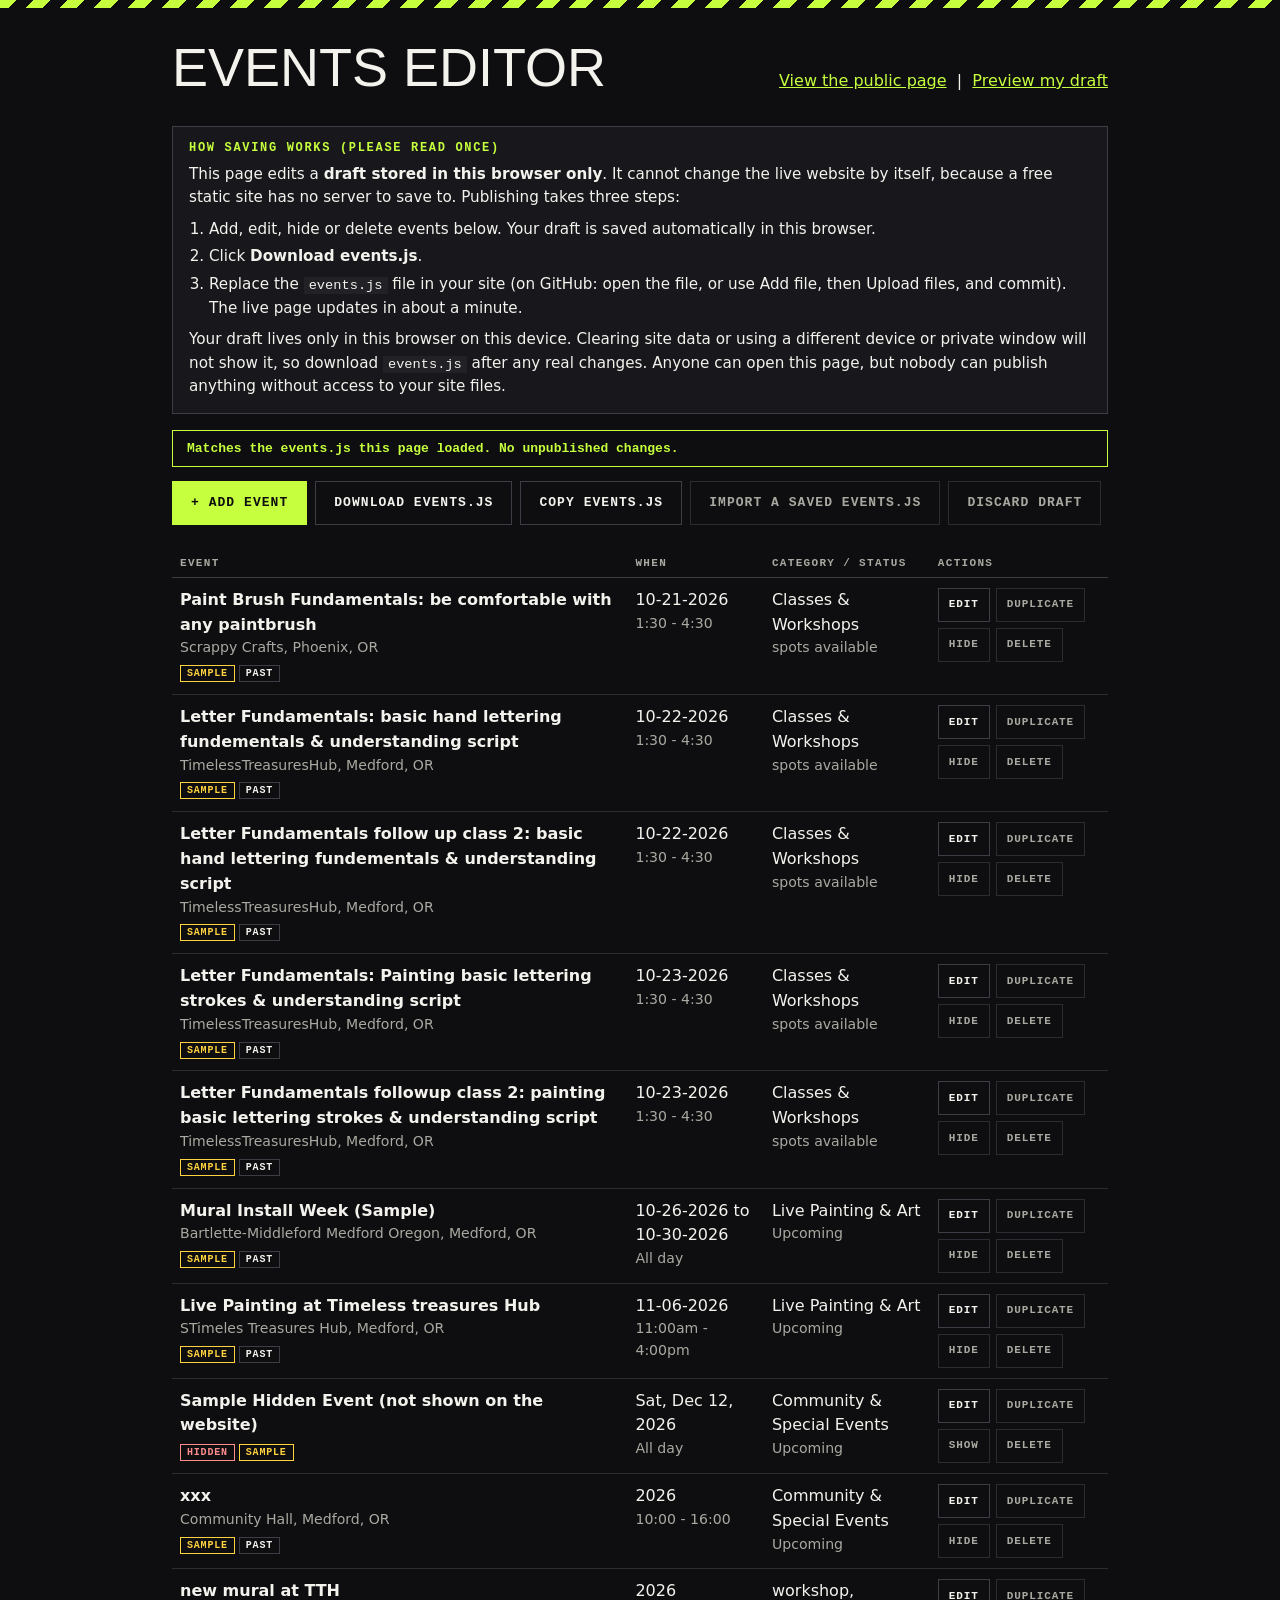
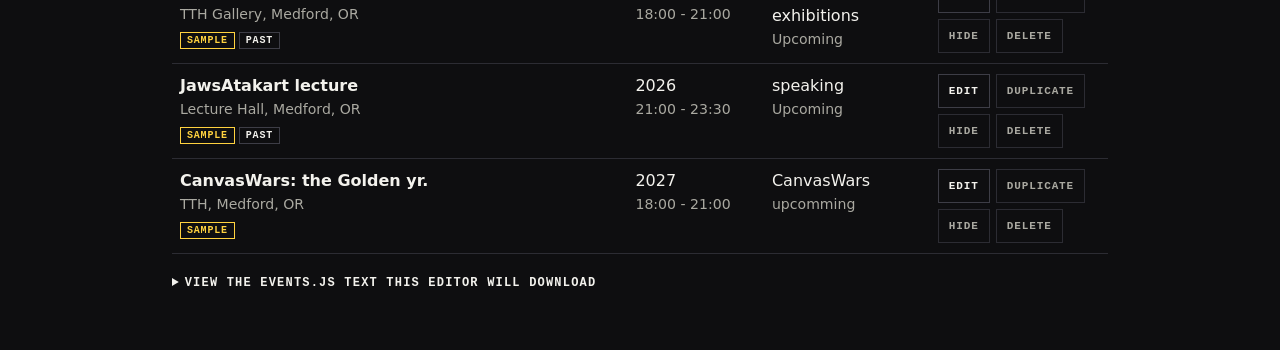
<file: admin.html>
<!doctype html>
<html lang="en">
<head>
  <meta charset="utf-8">
  <meta name="viewport" content="width=device-width, initial-scale=1">
  <meta name="robots" content="noindex, nofollow">
  <title>Events Editor | Jawsatak</title>
  <link rel="stylesheet" href="styles.css">
  <style>
    .ad-wrap { max-width: 1000px; margin: 0 auto; padding: 24px var(--gut) 60px; }
    .ad-h1 { font-family: var(--display); font-weight: 400; text-transform: uppercase; font-size: clamp(34px, 6vw, 54px); margin: 8px 0 4px; line-height: 1; }
    .ad-top { display: flex; flex-wrap: wrap; gap: 8px 16px; align-items: baseline; justify-content: space-between; }
    .ad-note { border: 1.5px solid var(--line-2); background: var(--surface); padding: 14px 16px; margin: 16px 0; font-size: .95rem; }
    .ad-note h2 { font: 700 12px var(--mono); letter-spacing: .14em; text-transform: uppercase; color: var(--accent); margin: 0 0 8px; }
    .ad-note ol { margin: 0; padding-left: 20px; }
    .ad-note li { margin: 4px 0; }
    .ad-state { padding: 10px 14px; font: 600 13px var(--mono); border: 1.5px solid var(--line-2); margin: 0 0 14px; }
    .ad-state.dirty { border-color: var(--warn); color: var(--warn); }
    .ad-state.clean { border-color: var(--accent); color: var(--accent); }
    .ad-warn { border: 1.5px solid #ff6b6b; color: #ff9d9d; padding: 10px 14px; margin: 0 0 14px; }
    .ad-bar { display: flex; flex-wrap: wrap; gap: 8px; margin: 0 0 16px; }
    table.ad { width: 100%; border-collapse: collapse; }
    table.ad th { text-align: left; font: 700 11px var(--mono); letter-spacing: .12em; text-transform: uppercase; color: var(--muted); padding: 8px; border-bottom: 1px solid var(--line-2); }
    table.ad td { padding: 10px 8px; border-bottom: 1px solid var(--line); vertical-align: top; }
    table.ad .t { font-weight: 700; }
    table.ad .sub { color: var(--muted); font-size: .88rem; }
    .flag { display: inline-block; font: 700 10px var(--mono); letter-spacing: .08em; text-transform: uppercase; padding: 2px 6px; border: 1px solid var(--line-2); margin: 2px 4px 0 0; }
    .flag--hidden { border-color: #ff8d8d; color: #ff8d8d; }
    .flag--feat { border-color: var(--accent); color: var(--accent); }
    .flag--sample { border-color: var(--warn); color: var(--warn); }
    .row-actions { display: flex; flex-wrap: wrap; gap: 6px; }
    .row-actions .btn { min-height: 34px; padding: 0 10px; font-size: 11px; }
    @media (max-width: 720px) {
      table.ad thead { display: none; }
      table.ad, table.ad tbody, table.ad tr, table.ad td { display: block; width: 100%; }
      table.ad tr { border-bottom: 1px solid var(--line-2); padding: 8px 0; }
      table.ad td { border: 0; padding: 4px 0; }
    }
    dialog { width: min(720px, 94vw); max-height: 92vh; overflow: auto; background: var(--bg-2); color: var(--text); border: 1.5px solid var(--line-2); padding: 0; }
    dialog::backdrop { background: rgba(0,0,0,.72); }
    .dlg-h { display: flex; justify-content: space-between; align-items: center; padding: 14px 18px; border-bottom: 1px solid var(--line); position: sticky; top: 0; background: var(--bg-2); z-index: 2; }
    .dlg-h h2 { font-family: var(--display); font-weight: 400; text-transform: uppercase; font-size: 28px; margin: 0; }
    .dlg-b { padding: 16px 18px 6px; display: grid; grid-template-columns: 1fr 1fr; gap: 14px; }
    .dlg-b .full { grid-column: 1 / -1; }
    @media (max-width: 560px) { .dlg-b { grid-template-columns: 1fr; } }
    .fld label, .fld .lbl { display: block; font: 700 11px var(--mono); letter-spacing: .1em; text-transform: uppercase; color: var(--muted); margin-bottom: 4px; }
    .fld input[type=text], .fld input[type=date], .fld input[type=time], .fld select, .fld textarea {
      width: 100%; min-height: 42px; padding: 8px 10px; background: var(--bg); color: var(--text);
      border: 1.5px solid var(--line-2); font: 15px system-ui, sans-serif; border-radius: 0;
    }
    .fld textarea { min-height: 90px; resize: vertical; }
    .fld .help { font-size: .82rem; color: var(--muted); margin: 4px 0 0; }
    .fld .err { font-size: .85rem; color: #ff9d9d; margin: 4px 0 0; min-height: 1em; }
    .checks { display: flex; flex-wrap: wrap; gap: 8px 22px; }
    .checks label { display: flex; align-items: center; gap: 8px; text-transform: none; letter-spacing: 0; font: 15px system-ui, sans-serif; color: var(--text); }
    .checks input { width: 20px; height: 20px; }
    .dlg-f { display: flex; flex-wrap: wrap; gap: 8px; justify-content: flex-end; padding: 14px 18px; border-top: 1px solid var(--line); position: sticky; bottom: 0; background: var(--bg-2); }
    details.ad-out { margin-top: 22px; }
    details.ad-out summary { cursor: pointer; font: 700 12px var(--mono); letter-spacing: .1em; text-transform: uppercase; }
    details.ad-out textarea { width: 100%; min-height: 220px; margin-top: 10px; background: var(--bg); color: var(--text); border: 1.5px solid var(--line-2); font: 12px var(--mono); padding: 10px; }
  </style>
</head>
<body>
<div class="hazard" aria-hidden="true"></div>
<div class="ad-wrap">

  <div class="ad-top">
    <h1 class="ad-h1">Events Editor</h1>
    <p><a href="index.html">View the public page</a> &nbsp;|&nbsp; <a href="index.html?preview=draft" target="_blank" rel="noopener">Preview my draft</a></p>
  </div>

  <div class="ad-note">
    <h2>How saving works (please read once)</h2>
    <p style="margin:0 0 8px">This page edits a <strong>draft stored in this browser only</strong>. It cannot change the live website by itself, because a free static site has no server to save to. Publishing takes three steps:</p>
    <ol>
      <li>Add, edit, hide or delete events below. Your draft is saved automatically in this browser.</li>
      <li>Click <strong>Download events.js</strong>.</li>
      <li>Replace the <code>events.js</code> file in your site (on GitHub: open the file, or use Add file, then Upload files, and commit). The live page updates in about a minute.</li>
    </ol>
    <p style="margin:8px 0 0" class="sub">Your draft lives only in this browser on this device. Clearing site data or using a different device or private window will not show it, so download <code>events.js</code> after any real changes. Anyone can open this page, but nobody can publish anything without access to your site files.</p>
  </div>

  <div id="storageWarn" class="ad-warn" role="alert" hidden>
    This browser is blocking storage, so your draft will be lost if you refresh. Make your edits and download <code>events.js</code> before leaving the page.
  </div>

  <p id="stateMsg" class="ad-state" role="status"></p>

  <div class="ad-bar">
    <button type="button" class="btn btn--primary" id="addBtn">+ Add event</button>
    <button type="button" class="btn btn--outline" id="dlBtn">Download events.js</button>
    <button type="button" class="btn btn--outline" id="copyBtn">Copy events.js</button>
    <label class="btn btn--ghost" for="importFile" style="margin:0">Import a saved events.js</label>
    <input type="file" id="importFile" accept=".js,.json,text/javascript,application/json" class="sr-only">
    <button type="button" class="btn btn--ghost" id="resetBtn">Discard draft</button>
    <span id="barMsg" class="share__msg" role="status" aria-live="polite"></span>
  </div>

  <table class="ad" aria-label="Events">
    <thead><tr><th>Event</th><th>When</th><th>Category / status</th><th>Actions</th></tr></thead>
    <tbody id="rows"></tbody>
  </table>
  <p id="emptyMsg" class="empty" hidden>No events yet. Click "Add event" to create one.</p>

  <details class="ad-out">
    <summary>View the events.js text this editor will download</summary>
    <label for="outText" class="sr-only">Generated events.js</label>
    <textarea id="outText" readonly spellcheck="false"></textarea>
  </details>
</div>

<dialog id="dlg" aria-labelledby="dlgTitle">
  <form id="form" novalidate>
    <div class="dlg-h">
      <h2 id="dlgTitle">Event</h2>
      <button type="button" class="btn btn--ghost btn--sm" id="cancelX">Close</button>
    </div>
    <div class="dlg-b">
      <div class="fld full"><label for="f_title">Title *</label><input type="text" id="f_title" autocomplete="off"><p class="err" id="e_title"></p></div>

      <div class="fld"><label for="f_category">Category</label><select id="f_category"></select></div>
      <div class="fld"><label for="f_brand">Brand (optional)</label><input type="text" id="f_brand" placeholder="QuarkForce, QuarkUniversity, JawsAtak47..."></div>

      <div class="fld"><label for="f_date">Date *</label><input type="date" id="f_date"><p class="err" id="e_date"></p></div>
      <div class="fld"><label for="f_endDate">End date (multi-day only)</label><input type="date" id="f_endDate"><p class="err" id="e_endDate"></p></div>

      <div class="fld"><label for="f_startTime">Start time</label><input type="time" id="f_startTime"><p class="help">Leave both times blank for an all-day event.</p></div>
      <div class="fld"><label for="f_endTime">End time</label><input type="time" id="f_endTime"></div>

      <div class="fld"><label for="f_venue">Venue</label><input type="text" id="f_venue"></div>
      <div class="fld"><label for="f_city">City</label><input type="text" id="f_city" placeholder="Medford, OR"></div>
      <div class="fld full"><label for="f_address">Address</label><input type="text" id="f_address"></div>

      <div class="fld full"><label for="f_description">Short description</label><textarea id="f_description"></textarea></div>

      <div class="fld"><label for="f_price">Price</label><input type="text" id="f_price" placeholder="Free, $25, $10 advance / $15 door"></div>
      <div class="fld"><label for="f_status">Status</label><select id="f_status"></select></div>

      <div class="fld"><label for="f_buttonText">Main button text</label><input type="text" id="f_buttonText"><p class="help" id="h_buttonText"></p></div>
      <div class="fld"><label for="f_buttonUrl">Main button link</label><input type="text" id="f_buttonUrl" placeholder="https://..., mailto:you@example.com, or #contact"><p class="err" id="e_buttonUrl"></p><p class="help">No link = no button is shown.</p></div>

      <div class="fld"><label for="f_secondaryButtonText">Second button text</label><input type="text" id="f_secondaryButtonText"></div>
      <div class="fld"><label for="f_secondaryButtonUrl">Second button link</label><input type="text" id="f_secondaryButtonUrl"><p class="err" id="e_secondaryButtonUrl"></p></div>

      <div class="fld"><label for="f_image">Poster image path</label><input type="text" id="f_image" placeholder="assets/my-poster.jpg"><p class="help">Upload the image into the assets folder first.</p></div>
      <div class="fld"><label for="f_recapUrl">Recap link (after the event)</label><input type="text" id="f_recapUrl"><p class="err" id="e_recapUrl"></p></div>

      <div class="fld full">
        <span class="lbl">Options</span>
        <div class="checks">
          <label><input type="checkbox" id="f_featured"> Feature this event at the top</label>
          <label><input type="checkbox" id="f_show"> Show on the website</label>
          <label><input type="checkbox" id="f_sample"> This is sample data</label>
        </div>
      </div>
    </div>
    <div class="dlg-f">
      <button type="button" class="btn btn--outline" id="cancelBtn">Cancel</button>
      <button type="submit" class="btn btn--primary">Save event</button>
    </div>
  </form>
</dialog>

<script src="config.js"></script>
<script src="events.js"></script>
<script>
(function () {
  'use strict';

  var KEY = 'jawsatak.events.draft.v1';
  var CFG = window.SITE_CONFIG || { categories: [], statuses: {} };
  var $ = function (id) { return document.getElementById(id); };
  function clone(x) { return JSON.parse(JSON.stringify(x)); }
  function esc(s) { return String(s == null ? '' : s).replace(/[&<>"']/g, function (c) { return { '&': '&amp;', '<': '&lt;', '>': '&gt;', '"': '&quot;', "'": '&#39;' }[c]; }); }
  function slug(s) { return String(s || '').toLowerCase().replace(/[^a-z0-9]+/g, '-').replace(/^-+|-+$/g, '').slice(0, 60); }

  var FIELD_ORDER = ['id', 'title', 'category', 'brand', 'date', 'endDate', 'startTime', 'endTime', 'venue', 'address', 'city',
    'description', 'image', 'imageAlt', 'price', 'status', 'buttonText', 'buttonUrl', 'secondaryButtonText', 'secondaryButtonUrl',
    'recapUrl', 'featured', 'showOnWebsite', 'sample', 'timeZone'];

  var published = clone(Array.isArray(window.EVENTS) ? window.EVENTS : []);
  var events, storageOK = true, editingIndex = -1;

  /* ---- storage ---- */
  try { localStorage.setItem(KEY + '.t', '1'); localStorage.removeItem(KEY + '.t'); } catch (e) { storageOK = false; }
  $('storageWarn').hidden = storageOK;

  function loadDraft() {
    if (!storageOK) return null;
    try { var d = JSON.parse(localStorage.getItem(KEY)); if (d && Array.isArray(d.events)) return d.events; } catch (e) { /* ignore */ }
    return null;
  }
  function saveDraft() {
    if (!storageOK) return;
    try { localStorage.setItem(KEY, JSON.stringify({ events: events, savedAt: new Date().toISOString() })); }
    catch (e) { storageOK = false; $('storageWarn').hidden = false; }
  }

  events = loadDraft() || clone(published);

  /* ---- clean + export ---- */
  function clean(ev) {
    var o = {};
    FIELD_ORDER.forEach(function (k) {
      var v = ev[k];
      if (v === undefined || v === null || v === '') return;
      if ((k === 'featured' || k === 'sample') && v !== true) return;
      if (k === 'showOnWebsite' && v !== false) return;
      o[k] = v;
    });
    Object.keys(ev).forEach(function (k) {
      if (FIELD_ORDER.indexOf(k) < 0 && ev[k] !== '' && ev[k] != null) o[k] = ev[k];
    });
    return o;
  }
  function sorted() {
    return events.slice().sort(function (a, b) {
      return (String(a.date) + String(a.startTime || '')).localeCompare(String(b.date) + String(b.startTime || ''));
    });
  }
  function exportText() {
    return '/* Jawsatak events. Saved by admin.html on ' + new Date().toISOString().slice(0, 10) + '.\n' +
      '   You can still edit this file by hand: each { ... } block is one event.\n' +
      '   Field guide: date "YYYY-MM-DD", times "18:30", category/status keys as in config.js.\n' +
      '   No buttonUrl = no button. "showOnWebsite": false hides an event. "featured": true pins it. */\n\n' +
      'window.EVENTS = ' + JSON.stringify(sorted().map(clean), null, 2) + ';\n';
  }

  /* ---- UI helpers ---- */
  function barMsg(m) { var el = $('barMsg'); el.textContent = m; setTimeout(function () { if (el.textContent === m) el.textContent = ''; }, 3000); }
  function catLabel(k) { var c = (CFG.categories || []).filter(function (x) { return x.key === k; })[0]; return c ? c.label : (k || ''); }
  function stLabel(k) { var s = (CFG.statuses || {})[k]; return s ? s.label : (k || 'upcoming'); }
  function fmtDate(d) {
    var m = /^(\d{4})-(\d{2})-(\d{2})$/.exec(d || '');
    if (!m) return d || '';
    return new Intl.DateTimeFormat('en-US', { timeZone: 'UTC', weekday: 'short', month: 'short', day: 'numeric', year: 'numeric' }).format(new Date(Date.UTC(+m[1], +m[2] - 1, +m[3])));
  }
  function todayStr() {
    var tz = CFG.timeZone || 'America/Los_Angeles', p = {};
    new Intl.DateTimeFormat('en-US', { timeZone: tz, year: 'numeric', month: '2-digit', day: '2-digit' }).formatToParts(new Date()).forEach(function (x) { p[x.type] = x.value; });
    return p.year + '-' + p.month + '-' + p.day;
  }

  function render() {
    var list = sorted(), today = todayStr();
    $('emptyMsg').hidden = list.length > 0;
    $('rows').innerHTML = list.map(function (ev) {
      var i = events.indexOf(ev);
      var end = ev.endDate && ev.endDate !== ev.date ? ' to ' + fmtDate(ev.endDate) : '';
      var times = ev.startTime ? ev.startTime + (ev.endTime ? ' - ' + ev.endTime : '') : 'All day';
      var hidden = ev.showOnWebsite === false;
      var past = (ev.endDate || ev.date) < today || ev.status === 'completed';
      return '<tr>' +
        '<td><span class="t">' + esc(ev.title) + '</span><div class="sub">' + esc([ev.venue, ev.city].filter(Boolean).join(', ')) + '</div>' +
        (hidden ? '<span class="flag flag--hidden">Hidden</span>' : '') +
        (ev.featured ? '<span class="flag flag--feat">Featured</span>' : '') +
        (ev.sample ? '<span class="flag flag--sample">Sample</span>' : '') +
        (past ? '<span class="flag">Past</span>' : '') + '</td>' +
        '<td>' + esc(fmtDate(ev.date) + end) + '<div class="sub">' + esc(times) + '</div></td>' +
        '<td>' + esc(catLabel(ev.category)) + '<div class="sub">' + esc(stLabel(ev.status || 'upcoming')) + '</div></td>' +
        '<td><div class="row-actions">' +
        '<button type="button" class="btn btn--outline" data-act="edit" data-i="' + i + '">Edit</button>' +
        '<button type="button" class="btn btn--ghost" data-act="dup" data-i="' + i + '">Duplicate</button>' +
        '<button type="button" class="btn btn--ghost" data-act="vis" data-i="' + i + '">' + (hidden ? 'Show' : 'Hide') + '</button>' +
        '<button type="button" class="btn btn--ghost" data-act="del" data-i="' + i + '">Delete</button>' +
        '</div></td></tr>';
    }).join('');

    var text = exportText();
    $('outText').value = text;
    var dirty = JSON.stringify(sorted().map(clean)) !== JSON.stringify(published.slice().sort(function (a, b) {
      return (String(a.date) + String(a.startTime || '')).localeCompare(String(b.date) + String(b.startTime || ''));
    }).map(clean));
    var el = $('stateMsg');
    el.className = 'ad-state ' + (dirty ? 'dirty' : 'clean');
    el.textContent = dirty
      ? 'Unpublished changes. Download events.js and upload it to your site to make them live.'
      : 'Matches the events.js this page loaded. No unpublished changes.';
  }

  function commit() { saveDraft(); render(); }

  /* ---- form ---- */
  var F = ['title', 'category', 'brand', 'date', 'endDate', 'startTime', 'endTime', 'venue', 'address', 'city', 'description',
    'price', 'status', 'buttonText', 'buttonUrl', 'secondaryButtonText', 'secondaryButtonUrl', 'image', 'recapUrl'];

  $('f_category').innerHTML = (CFG.categories || []).map(function (c) { return '<option value="' + esc(c.key) + '">' + esc(c.label) + '</option>'; }).join('');
  $('f_status').innerHTML = Object.keys(CFG.statuses || {}).map(function (k) { return '<option value="' + esc(k) + '">' + esc(CFG.statuses[k].label) + '</option>'; }).join('');

  function updateBtnHelp() {
    var s = (CFG.statuses || {})[$('f_status').value];
    $('h_buttonText').textContent = s ? 'Blank = "' + s.buttonText + '" (the default for this status).' : '';
  }
  $('f_status').addEventListener('change', updateBtnHelp);

  function normTime(t) { return /^\d{1,2}:\d{2}$/.test(t || '') ? (t.length === 4 ? '0' + t : t) : ''; }

  function openForm(index) {
    editingIndex = index;
    var ev = index >= 0 ? events[index] : { category: (CFG.categories[0] || {}).key, status: 'upcoming', showOnWebsite: true };
    $('dlgTitle').textContent = index >= 0 ? 'Edit event' : 'Add event';
    F.forEach(function (k) { $('f_' + k).value = k.indexOf('Time') > -1 ? normTime(ev[k]) : (ev[k] || ''); });
    if (!$('f_category').value) $('f_category').value = (CFG.categories[0] || {}).key;
    $('f_status').value = ev.status || 'upcoming';
    $('f_featured').checked = ev.featured === true;
    $('f_show').checked = ev.showOnWebsite !== false;
    $('f_sample').checked = ev.sample === true;
    document.querySelectorAll('.err').forEach(function (e) { e.textContent = ''; });
    updateBtnHelp();
    if (typeof $('dlg').showModal === 'function') $('dlg').showModal(); else $('dlg').setAttribute('open', '');
    $('f_title').focus();
  }
  function closeForm() { if (typeof $('dlg').close === 'function') $('dlg').close(); else $('dlg').removeAttribute('open'); }

  function urlOK(u) {
    u = (u || '').trim();
    if (!u) return true;
    if (/^www\./i.test(u)) return true;
    if (/^(https?:\/\/|mailto:|tel:|#|\/|\.\/|\.\.\/)/i.test(u)) return true;
    return !/^[a-z][a-z0-9+.\-]*:/i.test(u);
  }

  $('form').addEventListener('submit', function (e) {
    e.preventDefault();
    var errs = {}, v = {};
    F.forEach(function (k) { v[k] = $('f_' + k).value.trim(); });
    if (!v.title) errs.title = 'Please enter a title.';
    if (!v.date) errs.date = 'Please choose a date.';
    if (v.endDate && v.date && v.endDate < v.date) errs.endDate = 'End date cannot be before the start date.';
    ['buttonUrl', 'secondaryButtonUrl', 'recapUrl'].forEach(function (k) {
      if (!urlOK(v[k])) errs[k] = 'Use a full link starting with https://, or mailto:, or #contact.';
    });
    document.querySelectorAll('.err').forEach(function (el) { el.textContent = ''; });
    var first = null;
    Object.keys(errs).forEach(function (k) { $('e_' + k).textContent = errs[k]; if (!first) first = k; });
    if (first) { $('f_' + first).focus(); return; }

    var ev = editingIndex >= 0 ? events[editingIndex] : {};
    F.forEach(function (k) { ev[k] = v[k]; });
    if (!v.endDate || v.endDate === v.date) ev.endDate = '';
    if (!v.startTime) ev.endTime = '';
    ev.featured = $('f_featured').checked;
    ev.showOnWebsite = $('f_show').checked ? true : false;
    ev.sample = $('f_sample').checked;
    if (!ev.id) {
      var base = slug(v.title + '-' + v.date) || 'event', id = base, n = 2;
      while (events.some(function (x) { return x.id === id; })) id = base + '-' + (n++);
      ev.id = id;
    }
    if (editingIndex < 0) events.push(ev);
    closeForm();
    commit();
    barMsg('Event saved to your draft');
  });

  $('cancelBtn').addEventListener('click', closeForm);
  $('cancelX').addEventListener('click', closeForm);
  $('addBtn').addEventListener('click', function () { openForm(-1); });

  /* ---- row actions ---- */
  $('rows').addEventListener('click', function (e) {
    var b = e.target.closest('button[data-act]');
    if (!b) return;
    var i = +b.getAttribute('data-i'), ev = events[i], act = b.getAttribute('data-act');
    if (act === 'edit') { openForm(i); return; }
    if (act === 'vis') { ev.showOnWebsite = ev.showOnWebsite === false ? true : false; commit(); return; }
    if (act === 'del') {
      if (window.confirm('Delete "' + ev.title + '" from your draft? (Hiding is safer if you might need it again.)')) { events.splice(i, 1); commit(); }
      return;
    }
    if (act === 'dup') {
      var c = clone(ev);
      c.title = ev.title + ' (copy)';
      var base = slug(c.title + '-' + c.date) || 'event', id = base, n = 2;
      while (events.some(function (x) { return x.id === id; })) id = base + '-' + (n++);
      c.id = id; c.showOnWebsite = false; c.featured = false;
      events.push(c); commit();
      barMsg('Duplicated as a hidden event. Edit it, then click Show.');
    }
  });

  /* ---- toolbar ---- */
  $('dlBtn').addEventListener('click', function () {
    var blob = new Blob([exportText()], { type: 'text/javascript;charset=utf-8' });
    var a = document.createElement('a');
    a.href = URL.createObjectURL(blob); a.download = 'events.js';
    document.body.appendChild(a); a.click();
    setTimeout(function () { URL.revokeObjectURL(a.href); a.remove(); }, 1000);
    barMsg('Downloaded. Now replace events.js in your site.');
  });
  $('copyBtn').addEventListener('click', function () {
    var text = exportText();
    function fb() { var t = $('outText'); t.parentElement.open = true; t.focus(); t.select(); barMsg('Press Ctrl/Cmd+C to copy'); }
    if (navigator.clipboard && window.isSecureContext) navigator.clipboard.writeText(text).then(function () { barMsg('Copied. Paste it over the contents of events.js'); }, fb);
    else fb();
  });
  $('resetBtn').addEventListener('click', function () {
    if (!window.confirm('Discard all draft changes and go back to the events.js currently on the site?')) return;
    try { localStorage.removeItem(KEY); } catch (e) { /* ignore */ }
    events = clone(published); render(); barMsg('Draft discarded');
  });
  $('importFile').addEventListener('change', function () {
    var f = this.files[0], input = this;
    if (!f) return;
    var r = new FileReader();
    r.onload = function () {
      try {
        var t = String(r.result), a = t.indexOf('['), b = t.lastIndexOf(']');
        var arr = JSON.parse(t.slice(a, b + 1));
        if (!Array.isArray(arr) || !arr.every(function (x) { return x && typeof x === 'object'; })) throw new Error('shape');
        if (window.confirm('Replace your current draft with the ' + arr.length + ' events in "' + f.name + '"?')) { events = arr; commit(); barMsg('Imported ' + arr.length + ' events'); }
      } catch (e) {
        window.alert('That file could not be read. Import works with an events.js saved by this editor. A hand-edited file with comments or trailing commas cannot be imported, but you can still open it in a text editor.');
      }
      input.value = '';
    };
    r.readAsText(f);
  });

  window.__ADMIN__ = { exportText: exportText, events: function () { return events; } };
  render();
})();
</script>
</body>
</html>
</file>
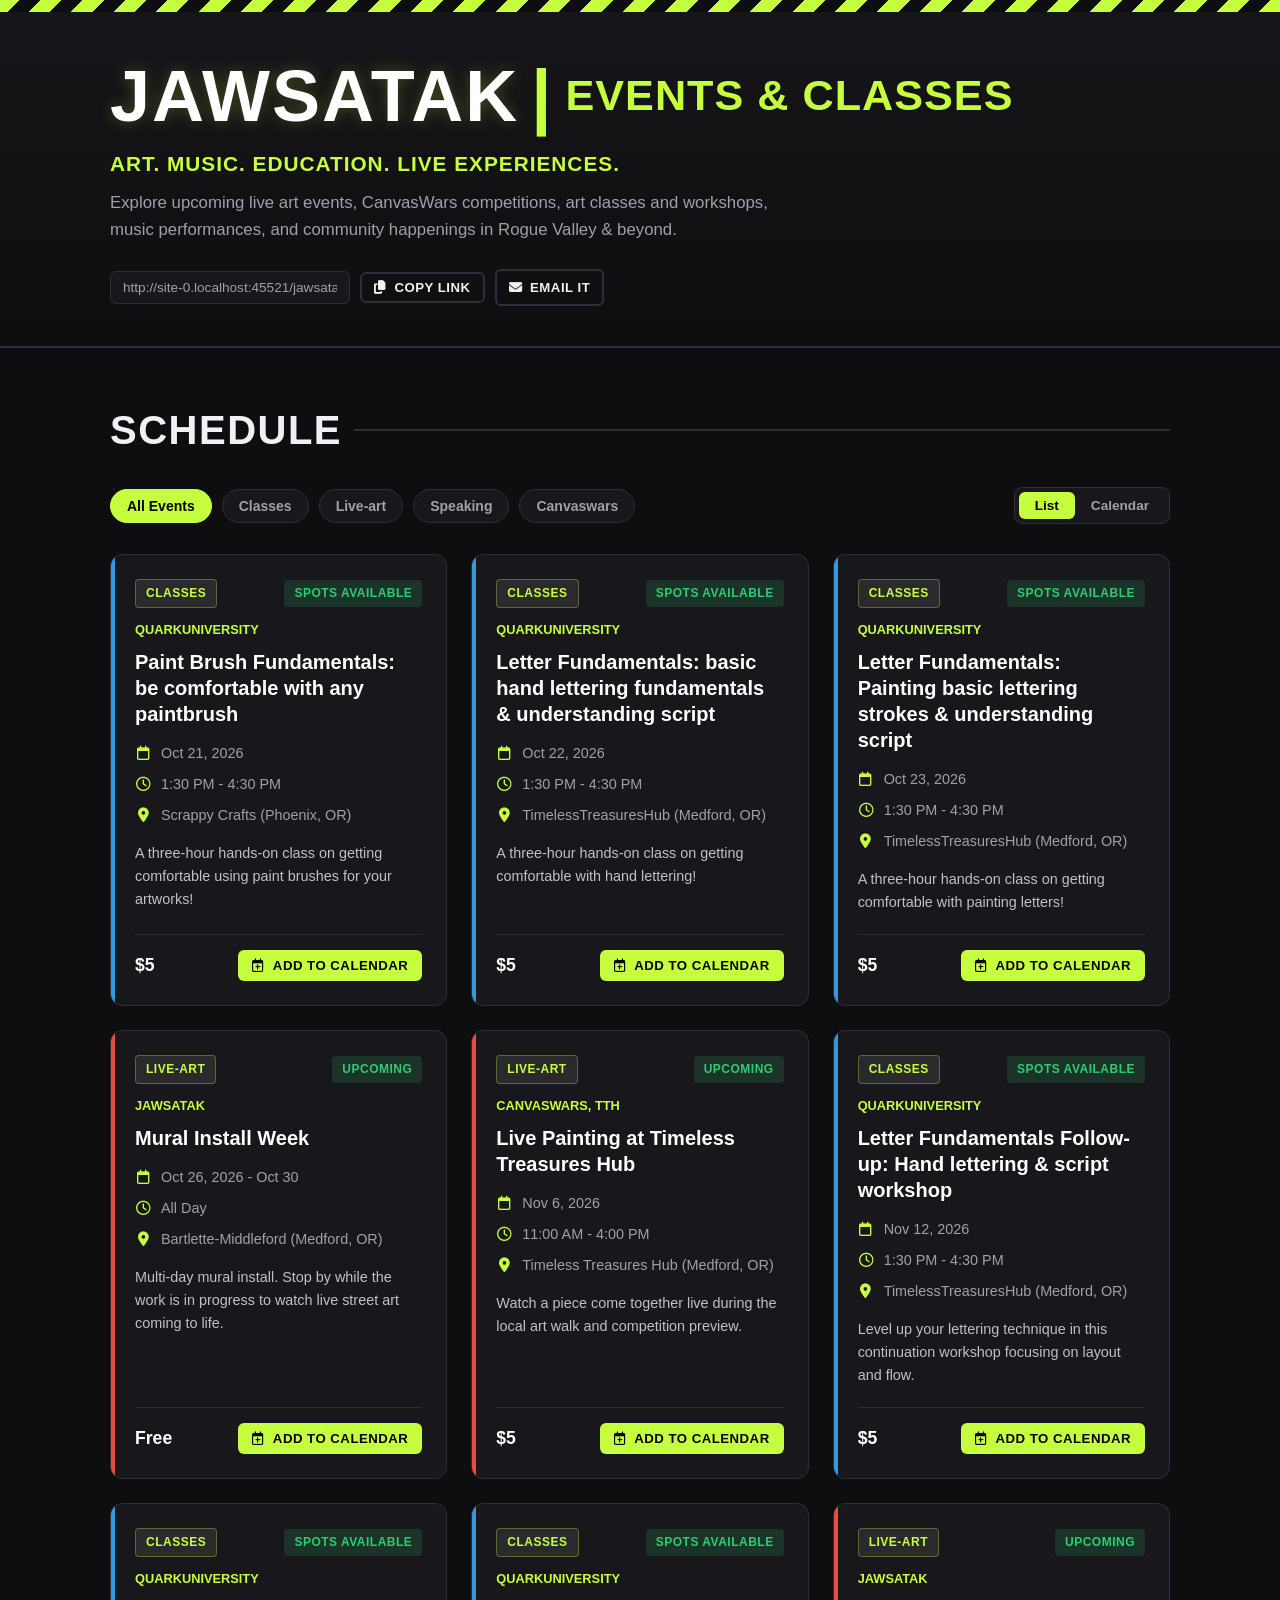
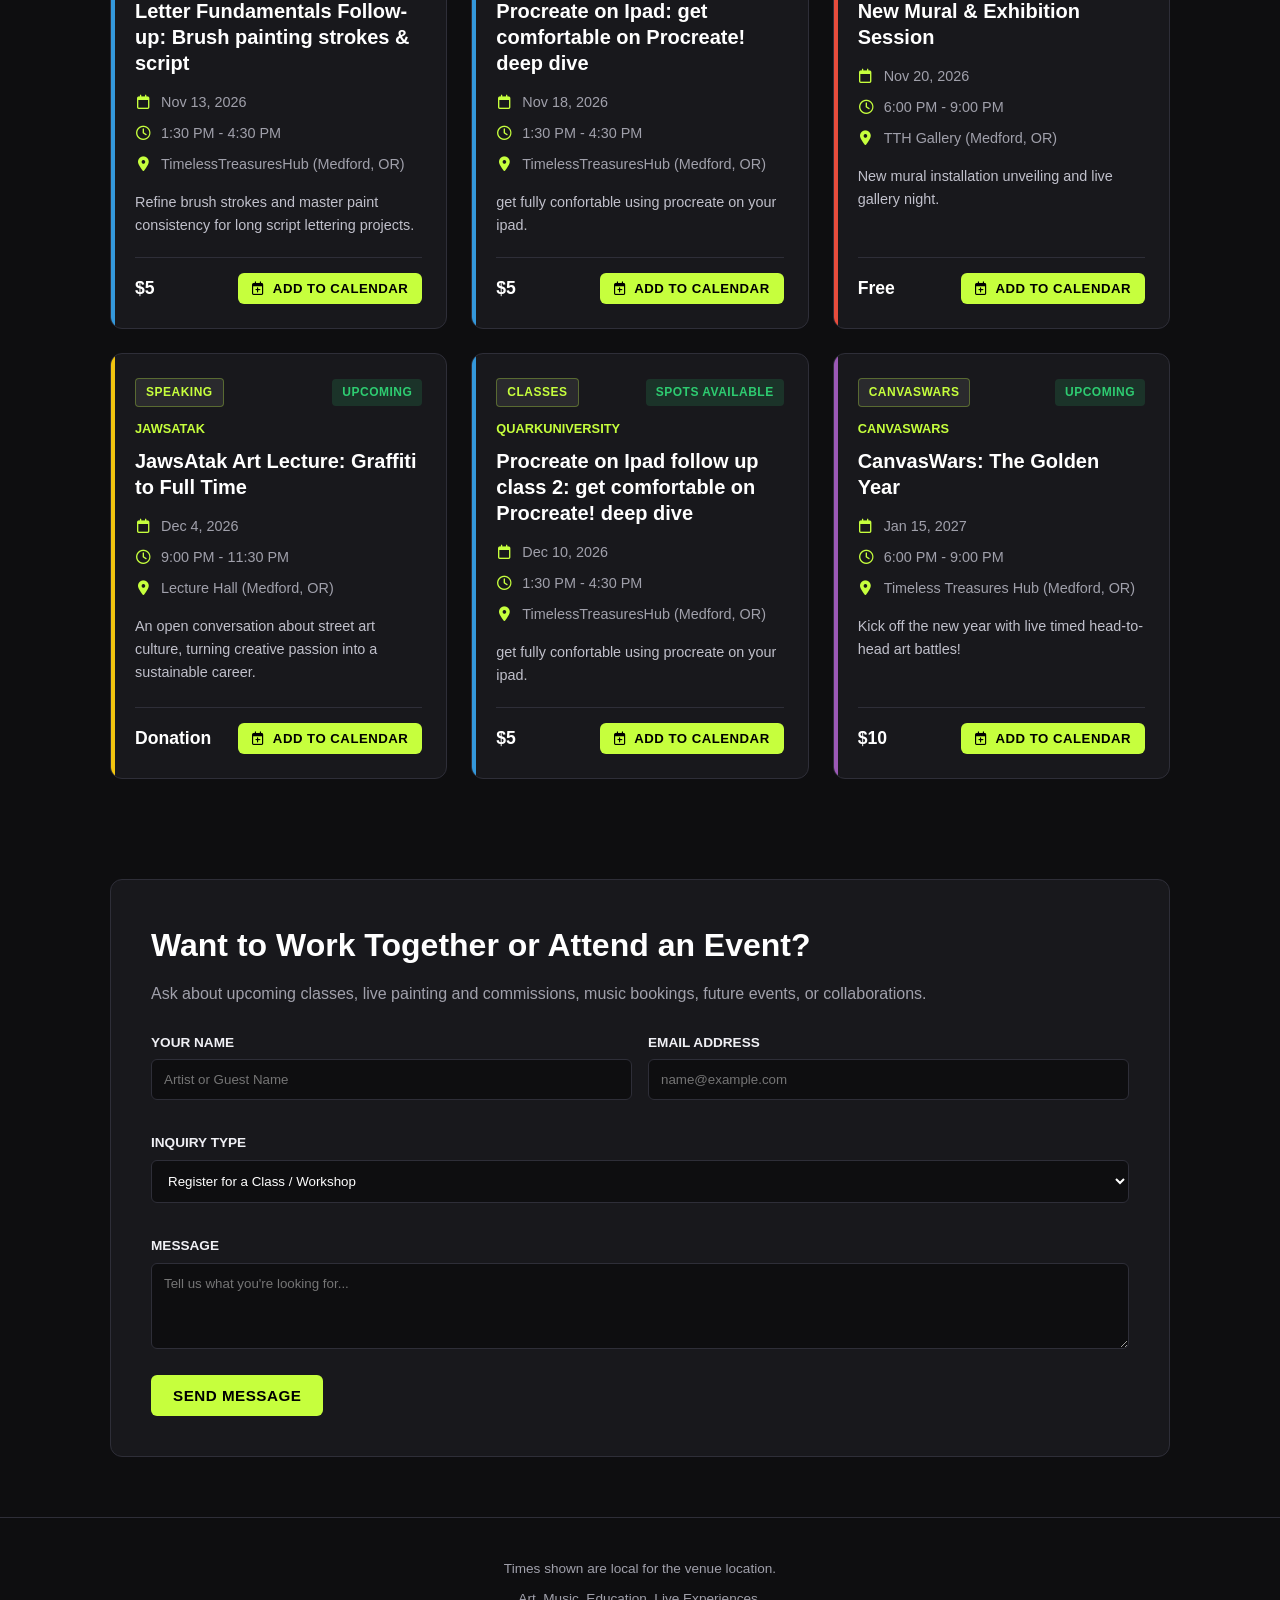
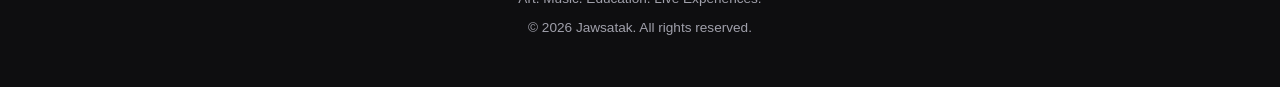
<file: jawsatak_events_classes (1).html>
<!doctype html>
<html lang="en">
<head>
  <meta charset="utf-8">
  <meta name="viewport" content="width=device-width, initial-scale=1.0">
  <title>Jawsatak | Events &amp; Classes</title>
  <meta name="description" content="Upcoming live art events, CanvasWars competitions, art classes and workshops, and JawsAtak music shows. Art. Music. Education. Live Experiences.">
  <meta name="robots" content="index, follow">
  <meta name="theme-color" content="#0e0e10">

  <!-- Open Graph / Social Sharing -->
  <meta property="og:type" content="website">
  <meta property="og:title" content="Jawsatak | Events &amp; Classes">
  <meta property="og:description" content="Upcoming live art, CanvasWars competitions, classes, and music. Art. Music. Education. Live Experiences.">
  <meta name="twitter:card" content="summary">
  <meta name="twitter:title" content="Jawsatak | Events &amp; Classes">
  <meta name="twitter:description" content="Upcoming live art, CanvasWars competitions, classes, and music.">

  <!-- Favicon SVG -->
  <link rel="icon" href="data:image/svg+xml,%3Csvg xmlns='http://www.w3.org/2000/svg' viewBox='0 0 64 64'%3E%3Crect width='64' height='64' fill='%230e0e10'/%3E%3Ctext x='32' y='49' font-size='46' font-weight='900' text-anchor='middle' fill='%23c6ff3d' font-family='Impact,Arial Black,sans-serif'%3EJ%3C/text%3E%3C/svg%3E">

  <!-- Font Awesome Icons -->
  <link rel="stylesheet" href="https://cdnjs.cloudflare.com/ajax/libs/font-awesome/6.4.0/css/all.min.css">

  <style>
    :root {
      --bg-dark: #0e0e10;
      --bg-card: #18181c;
      --bg-card-hover: #222228;
      --accent-neon: #c6ff3d;
      --accent-neon-glow: rgba(198, 255, 61, 0.25);
      --text-main: #f0f0f5;
      --text-muted: #a0a0ab;
      --border-color: #2e2e38;
      --hazard-yellow: #f39c12;
      --font-heading: 'Impact', 'Arial Black', sans-serif;
      --font-body: -apple-system, BlinkMacSystemFont, "Segoe UI", Roboto, Helvetica, Arial, sans-serif;
    }

    * {
      box-sizing: border-box;
      margin: 0;
      padding: 0;
    }

    body {
      background-color: var(--bg-dark);
      color: var(--text-main);
      font-family: var(--font-body);
      line-height: 1.6;
      min-height: 100vh;
    }

    /* Accessibility Skip Link */
    .skip {
      position: absolute;
      top: -100px;
      left: 10px;
      background: var(--accent-neon);
      color: #000;
      padding: 8px 16px;
      font-weight: bold;
      z-index: 9999;
      text-decoration: none;
      border-radius: 4px;
      transition: top 0.2s;
    }
    .skip:focus {
      top: 10px;
    }

    .wrap {
      max-width: 1100px;
      margin: 0 auto;
      padding: 0 20px;
    }

    .hero {
      position: relative;
      padding: 60px 0 40px;
      background: linear-gradient(180deg, #16161a 0%, #0e0e10 100%);
      border-bottom: 2px solid var(--border-color);
      overflow: hidden;
    }

    .hazard {
      height: 12px;
      width: 100%;
      background: repeating-linear-gradient(
        -45deg,
        var(--accent-neon),
        var(--accent-neon) 15px,
        #0e0e10 15px,
        #0e0e10 30px
      );
      position: absolute;
      top: 0;
      left: 0;
    }

    .wordmark {
      font-family: var(--font-heading);
      font-size: clamp(2.5rem, 6vw, 4.5rem);
      letter-spacing: 2px;
      text-transform: uppercase;
      line-height: 1;
      margin-bottom: 15px;
      display: flex;
      align-items: center;
      flex-wrap: wrap;
      gap: 12px;
    }

    .wm-name {
      color: #fff;
      text-shadow: 0 0 15px var(--accent-neon-glow);
    }

    .wm-pipe {
      color: var(--accent-neon);
    }

    .wm-sub {
      color: var(--accent-neon);
      font-size: 0.6em;
      letter-spacing: 1px;
    }

    .tagline {
      font-size: 1.3rem;
      font-weight: 700;
      color: var(--accent-neon);
      margin-bottom: 10px;
      text-transform: uppercase;
      letter-spacing: 1px;
    }

    .intro {
      max-width: 700px;
      color: var(--text-muted);
      font-size: 1.05rem;
      margin-bottom: 25px;
    }

    /* Share Bar */
    .share {
      display: flex;
      flex-wrap: wrap;
      align-items: center;
      gap: 10px;
      margin-top: 20px;
    }

    .share__url {
      background: var(--bg-card);
      border: 1px solid var(--border-color);
      color: var(--text-muted);
      padding: 8px 12px;
      border-radius: 6px;
      font-size: 0.85rem;
      width: 240px;
      outline: none;
    }

    .share__msg {
      font-size: 0.85rem;
      color: var(--accent-neon);
      font-weight: bold;
    }

    /* Buttons */
    .btn {
      display: inline-flex;
      align-items: center;
      justify-content: center;
      gap: 8px;
      padding: 10px 20px;
      border-radius: 6px;
      font-weight: 700;
      text-decoration: none;
      cursor: pointer;
      transition: all 0.2s ease;
      border: 2px solid transparent;
      font-size: 0.95rem;
      text-transform: uppercase;
      letter-spacing: 0.5px;
    }

    .btn--primary {
      background: var(--accent-neon);
      color: #000;
    }
    .btn--primary:hover {
      background: #b2f520;
      box-shadow: 0 0 15px var(--accent-neon-glow);
      transform: translateY(-2px);
    }

    .btn--outline {
      background: transparent;
      border-color: var(--border-color);
      color: var(--text-main);
    }
    .btn--outline:hover {
      border-color: var(--accent-neon);
      color: var(--accent-neon);
    }

    .btn--sm {
      padding: 6px 12px;
      font-size: 0.825rem;
    }

    .schedule {
      padding: 50px 0;
    }

    .section-h {
      font-family: var(--font-heading);
      font-size: 2.5rem;
      letter-spacing: 1.5px;
      text-transform: uppercase;
      margin-bottom: 25px;
      display: flex;
      align-items: center;
      gap: 12px;
    }
    .section-h::after {
      content: '';
      flex: 1;
      height: 2px;
      background: var(--border-color);
    }

    .controls {
      display: flex;
      flex-wrap: wrap;
      justify-content: space-between;
      align-items: center;
      gap: 20px;
      margin-bottom: 30px;
    }

    .chips {
      display: flex;
      flex-wrap: wrap;
      gap: 10px;
    }

    .chip {
      background: var(--bg-card);
      border: 1px solid var(--border-color);
      color: var(--text-muted);
      padding: 8px 16px;
      border-radius: 20px;
      font-size: 0.875rem;
      font-weight: 600;
      cursor: pointer;
      transition: all 0.2s;
    }
    .chip:hover, .chip.active {
      background: var(--accent-neon);
      color: #000;
      border-color: var(--accent-neon);
    }

    .viewtoggle {
      display: flex;
      background: var(--bg-card);
      border: 1px solid var(--border-color);
      border-radius: 8px;
      padding: 4px;
    }

    .vbtn {
      background: transparent;
      border: none;
      color: var(--text-muted);
      padding: 6px 16px;
      border-radius: 6px;
      font-weight: 700;
      cursor: pointer;
      font-size: 0.85rem;
      transition: all 0.2s;
    }
    .vbtn[aria-pressed="true"] {
      background: var(--accent-neon);
      color: #000;
    }

    .event-grid {
      display: grid;
      grid-template-columns: repeat(auto-fill, minmax(320px, 1fr));
      gap: 24px;
    }

    .event-card {
      background: var(--bg-card);
      border: 1px solid var(--border-color);
      border-radius: 12px;
      padding: 24px;
      display: flex;
      flex-direction: column;
      justify-content: space-between;
      transition: transform 0.2s, border-color 0.2s, box-shadow 0.2s;
      position: relative;
      overflow: hidden;
    }
    .event-card:hover {
      transform: translateY(-4px);
      border-color: rgba(198, 255, 61, 0.4);
      box-shadow: 0 8px 25px rgba(0,0,0,0.5);
    }

    .event-card::before {
      content: '';
      position: absolute;
      top: 0;
      left: 0;
      width: 4px;
      height: 100%;
      background: var(--border-color);
    }
    .event-card[data-category*="classes"]::before { background: #3498db; }
    .event-card[data-category*="live-art"]::before { background: #e74c3c; }
    .event-card[data-category*="canvaswars"]::before { background: #9b59b6; }
    .event-card[data-category*="speaking"]::before { background: #f1c40f; }

    .card-meta {
      display: flex;
      justify-content: space-between;
      align-items: center;
      margin-bottom: 12px;
    }

    .badge {
      font-size: 0.75rem;
      font-weight: 800;
      text-transform: uppercase;
      padding: 4px 10px;
      border-radius: 4px;
      letter-spacing: 0.5px;
    }
    .badge--cat {
      background: rgba(255, 255, 255, 0.08);
      color: var(--accent-neon);
      border: 1px solid rgba(198, 255, 61, 0.3);
    }
    .badge--status {
      background: rgba(46, 204, 113, 0.15);
      color: #2ecc71;
    }

    .card-title {
      font-size: 1.25rem;
      font-weight: 800;
      line-height: 1.3;
      margin-bottom: 12px;
      color: #fff;
    }

    .card-brand {
      font-size: 0.8rem;
      color: var(--accent-neon);
      font-weight: 700;
      text-transform: uppercase;
      margin-bottom: 8px;
    }

    .info-list {
      list-style: none;
      margin: 15px 0;
      font-size: 0.9rem;
      color: var(--text-muted);
    }

    .info-list li {
      display: flex;
      align-items: center;
      gap: 10px;
      margin-bottom: 8px;
    }

    .info-list i {
      color: var(--accent-neon);
      width: 16px;
      text-align: center;
    }

    .card-desc {
      font-size: 0.9rem;
      color: #c0c0cb;
      margin-bottom: 20px;
      flex-grow: 1;
    }

    .card-footer {
      display: flex;
      justify-content: space-between;
      align-items: center;
      padding-top: 15px;
      border-top: 1px solid var(--border-color);
      margin-top: auto;
    }

    .card-price {
      font-size: 1.1rem;
      font-weight: 800;
      color: #fff;
    }

    .calendar-container {
      background: var(--bg-card);
      border: 1px solid var(--border-color);
      border-radius: 12px;
      padding: 20px;
      overflow-x: auto;
    }

    .cal-header {
      display: flex;
      justify-content: space-between;
      align-items: center;
      margin-bottom: 20px;
    }

    .cal-grid {
      display: grid;
      grid-template-columns: repeat(7, 1fr);
      gap: 8px;
      min-width: 600px;
    }

    .cal-day-label {
      text-align: center;
      font-weight: bold;
      color: var(--accent-neon);
      padding: 8px 0;
      font-size: 0.85rem;
      text-transform: uppercase;
    }

    .cal-cell {
      background: #101014;
      border: 1px solid var(--border-color);
      border-radius: 6px;
      min-height: 90px;
      padding: 8px;
      display: flex;
      flex-direction: column;
      gap: 4px;
    }

    .cal-date {
      font-size: 0.8rem;
      color: var(--text-muted);
      font-weight: 700;
    }

    .cal-item {
      background: var(--accent-neon);
      color: #000;
      font-size: 0.725rem;
      font-weight: 800;
      padding: 3px 6px;
      border-radius: 3px;
      text-decoration: none;
      white-space: nowrap;
      overflow: hidden;
      text-overflow: ellipsis;
      cursor: pointer;
    }

    /* Contact Section */
    .contact {
      background: var(--bg-card);
      border: 1px solid var(--border-color);
      border-radius: 12px;
      padding: 40px;
      margin-top: 50px;
    }

    .contact__h {
      font-family: var(--font-heading);
      font-size: 2rem;
      margin-bottom: 10px;
      color: #fff;
    }

    .contact__lead {
      color: var(--text-muted);
      margin-bottom: 25px;
    }

    .form-grid {
      display: grid;
      grid-template-columns: 1fr 1fr;
      gap: 16px;
    }

    .form-group {
      display: flex;
      flex-direction: column;
      gap: 6px;
      margin-bottom: 16px;
    }

    .form-group.full {
      grid-column: 1 / -1;
    }

    label {
      font-size: 0.85rem;
      font-weight: 700;
      color: var(--text-main);
      text-transform: uppercase;
    }

    input, textarea, select {
      background: #0e0e10;
      border: 1px solid var(--border-color);
      color: #fff;
      padding: 12px;
      border-radius: 6px;
      font-family: inherit;
      outline: none;
    }

    input:focus, textarea:focus, select:focus {
      border-color: var(--accent-neon);
    }

    .foot {
      padding: 40px 0;
      text-align: center;
      color: var(--text-muted);
      font-size: 0.85rem;
      border-top: 1px solid var(--border-color);
      margin-top: 60px;
    }

    .foot p {
      margin-bottom: 8px;
    }

    .empty-state {
      text-align: center;
      padding: 60px 0;
      color: var(--text-muted);
      font-size: 1.1rem;
    }

    @media (max-width: 768px) {
      .form-grid {
        grid-template-columns: 1fr;
      }
      .controls {
        flex-direction: column;
        align-items: stretch;
      }
      .viewtoggle {
        justify-content: center;
      }
    }
  </style>
</head>
<body>
  <a class="skip" href="#schedule">Skip to the schedule</a>

  <!-- Header / Hero Section -->
  <header class="hero">
    <div class="hazard" aria-hidden="true"></div>
    <div class="wrap">
      <h1 class="wordmark">
        <span class="wm-name">Jawsatak</span><span class="wm-pipe" aria-hidden="true">|</span><span class="wm-sub">Events &amp; Classes</span>
      </h1>
      <p class="tagline" id="tagline">Art. Music. Education. Live Experiences.</p>
      <p class="intro" id="intro">Explore upcoming live art events, CanvasWars competitions, art classes and workshops, music performances, and community happenings in Rogue Valley &amp; beyond.</p>

      <div class="share" role="group" aria-label="Share this page">
        <input id="pageUrl" class="share__url" type="text" readonly value="" spellcheck="false">
        <button type="button" id="copyLink" class="btn btn--outline btn--sm">
          <i class="fa-solid fa-copy"></i> Copy link
        </button>
        <a id="emailShare" class="btn btn--outline btn--sm" href="mailto:">
          <i class="fa-solid fa-envelope"></i> Email it
        </a>
        <span id="shareMsg" class="share__msg" role="status" aria-live="polite"></span>
      </div>
    </div>
  </header>

  <!-- Main Body Content -->
  <main id="main">
    <div class="wrap">

      <!-- Schedule Section -->
      <section id="schedule" class="schedule" aria-labelledby="scheduleHeading">
        <h2 id="scheduleHeading" class="section-h">Schedule</h2>

        <div class="controls" id="controls">
          <div class="chips" id="chips" role="group" aria-label="Filter by category">
            <!-- Populated by JS -->
          </div>
          <div class="viewtoggle" role="group" aria-label="Choose a view">
            <button type="button" class="vbtn" id="btnListView" data-view="list" aria-pressed="true">List</button>
            <button type="button" class="vbtn" id="btnCalView" data-view="calendar" aria-pressed="false">Calendar</button>
          </div>
        </div>

        <p id="resultsStatus" class="sr-only" role="status" aria-live="polite"></p>

        <!-- List View Container -->
        <div id="listView">
          <div id="upcomingList" class="event-grid"></div>
        </div>

        <!-- Calendar View Container -->
        <div id="calView" hidden>
          <div class="calendar-container">
            <div class="cal-header">
              <h3 id="calMonthTitle" style="color: #fff; font-family: var(--font-heading); font-size: 1.5rem;">October 2026</h3>
            </div>
            <div class="cal-grid" id="calGrid">
              <!-- Rendered via JS -->
            </div>
          </div>
        </div>
      </section>

      <!-- Contact Section -->
      <section id="contact" class="contact" aria-labelledby="contactHeading">
        <h2 id="contactHeading" class="contact__h">Want to Work Together or Attend an Event?</h2>
        <p class="contact__lead">Ask about upcoming classes, live painting and commissions, music bookings, future events, or collaborations.</p>
        
        <form id="contactForm" onsubmit="handleFormSubmit(event)">
          <div class="form-grid">
            <div class="form-group">
              <label for="name">Your Name</label>
              <input type="text" id="name" required placeholder="Artist or Guest Name">
            </div>
            <div class="form-group">
              <label for="email">Email Address</label>
              <input type="email" id="email" required placeholder="name@example.com">
            </div>
            <div class="form-group full">
              <label for="interest">Inquiry Type</label>
              <select id="interest">
                <option value="classes">Register for a Class / Workshop</option>
                <option value="canvaswars">CanvasWars Competition Info</option>
                <option value="booking">Live Painting / Booking</option>
                <option value="other">General Question</option>
              </select>
            </div>
            <div class="form-group full">
              <label for="message">Message</label>
              <textarea id="message" rows="4" required placeholder="Tell us what you're looking for..."></textarea>
            </div>
          </div>
          <button type="submit" class="btn btn--primary" style="margin-top: 10px;">Send Message</button>
          <span id="contactStatus" style="margin-left: 15px; color: var(--accent-neon); font-weight: bold;"></span>
        </form>
      </section>

    </div>
  </main>

  <!-- Footer -->
  <footer class="foot">
    <div class="wrap">
      <p id="tzNote">Times shown are local for the venue location.</p>
      <p>Art. Music. Education. Live Experiences.</p>
      <p id="copyright">&copy; <span id="year"></span> Jawsatak. All rights reserved.</p>
    </div>
  </footer>

  <script>
    // Full Data Set integrated directly
    const rawEvents = [
      {
        "id": "paiantbrush-fundamentals",
        "title": "Paint Brush Fundamentals: be comfortable with any paintbrush",
        "category": "classes",
        "brand": "QuarkUniversity",
        "date": "2026-10-21",
        "startTime": "1:30 PM",
        "endTime": "4:30 PM",
        "venue": "Scrappy Crafts",
        "address": "Phoenix, Oregon",
        "city": "Phoenix, OR",
        "description": "A three-hour hands-on class on getting comfortable using paint brushes for your artworks!",
        "price": "$5",
        "status": "spots available",
        "featured": false,
        "showOnWebsite": true,
        "sample": true
      },
      {
        "id": "lettering-fundamentals-Hc1",
        "title": "Letter Fundamentals: basic hand lettering fundamentals & understanding script",
        "category": "classes",
        "brand": "QuarkUniversity",
        "date": "2026-10-22",
        "startTime": "1:30 PM",
        "endTime": "4:30 PM",
        "venue": "TimelessTreasuresHub",
        "address": "4041 CraterLake Ave",
        "city": "Medford, OR",
        "description": "A three-hour hands-on class on getting comfortable with hand lettering!",
        "price": "$5",
        "status": "spots available",
        "featured": false,
        "showOnWebsite": true,
        "sample": true
      },
      {
        "id": "lettering-fundamentals-Pc1",
        "title": "Letter Fundamentals: Painting basic lettering strokes & understanding script",
        "category": "classes",
        "brand": "QuarkUniversity",
        "date": "2026-10-23",
        "startTime": "1:30 PM",
        "endTime": "4:30 PM",
        "venue": "TimelessTreasuresHub",
        "address": "4041 CraterLake Ave",
        "city": "Medford, OR",
        "description": "A three-hour hands-on class on getting comfortable with painting letters!",
        "price": "$5",
        "status": "spots available",
        "featured": false,
        "showOnWebsite": true,
        "sample": true
      },
      {
        "id": "mural install week",
        "title": "Mural Install Week",
        "category": "live-art",
        "brand": "JawsAtak",
        "date": "2026-10-26",
        "endDate": "2026-10-30",
        "startTime": "All Day",
        "venue": "Bartlette-Middleford",
        "city": "Medford, OR",
        "description": "Multi-day mural install. Stop by while the work is in progress to watch live street art coming to life.",
        "price": "Free",
        "status": "upcoming",
        "showOnWebsite": true,
        "sample": true
      },
      {
        "id": "TTH WindowWars Christmas Edition",
        "title": "Live Painting at Timeless Treasures Hub",
        "category": "live-art",
        "brand": "CanvasWars, TTH",
        "date": "2026-11-06",
        "startTime": "11:00 AM",
        "endTime": "4:00 PM",
        "venue": "Timeless Treasures Hub",
        "address": "4041 CraterLake Ave",
        "city": "Medford, OR",
        "description": "Watch a piece come together live during the local art walk and competition preview.",
        "price": "$5",
        "status": "upcoming",
        "showOnWebsite": true,
        "sample": true
      },
      {
        "id": "lettering-fundamentals-Hc2",
        "title": "Letter Fundamentals Follow-up: Hand lettering & script workshop",
        "category": "classes",
        "brand": "QuarkUniversity",
        "date": "2026-11-12",
        "startTime": "1:30 PM",
        "endTime": "4:30 PM",
        "venue": "TimelessTreasuresHub",
        "address": "4041 CraterLake Ave",
        "city": "Medford, OR",
        "description": "Level up your lettering technique in this continuation workshop focusing on layout and flow.",
        "price": "$5",
        "status": "spots available",
        "showOnWebsite": true,
        "sample": true
      },
      {
        "id": "lettering-fundamentals-Pc2",
        "title": "Letter Fundamentals Follow-up: Brush painting strokes & script",
        "category": "classes",
        "brand": "QuarkUniversity",
        "date": "2026-11-13",
        "startTime": "1:30 PM",
        "endTime": "4:30 PM",
        "venue": "TimelessTreasuresHub",
        "address": "4041 CraterLake Ave",
        "city": "Medford, OR",
        "description": "Refine brush strokes and master paint consistency for long script lettering projects.",
        "price": "$5",
        "status": "spots available",
        "showOnWebsite": true,
        "sample": true
      },
      {
        "id": "digital-fundamentals",
        "title": "Procreate on Ipad: get comfortable on Procreate! deep dive",
        "category": "classes",
        "brand": "QuarkUniversity",
        "date": "2026-11-18",
        "startTime": "1:30 PM",
        "endTime": "4:30 PM",
        "venue": "TimelessTreasuresHub",
        "address": "4041 CraterLake Ave",
        "city": "Medford, OR",
        "description": "get fully confortable using procreate on your ipad.",
        "price": "$5",
        "status": "spots available",
        "showOnWebsite": true,
        "sample": true
      },
      {
        "id": "mural at tth",
        "title": "New Mural & Exhibition Session",
        "category": "live-art",
        "brand": "JawsAtak",
        "date": "2026-11-20",
        "startTime": "6:00 PM",
        "endTime": "9:00 PM",
        "venue": "TTH Gallery",
        "address": "4041 CraterLake Ave",
        "city": "Medford, OR",
        "description": "New mural installation unveiling and live gallery night.",
        "price": "Free",
        "status": "upcoming",
        "showOnWebsite": true,
        "sample": true
      },
      {
        "id": "art-lecture",
        "title": "JawsAtak Art Lecture: Graffiti to Full Time",
        "category": "speaking",
        "brand": "JawsAtak",
        "date": "2026-12-04",
        "startTime": "9:00 PM",
        "endTime": "11:30 PM",
        "venue": "Lecture Hall",
        "address": "Southern Oregon University",
        "city": "Medford, OR",
        "description": "An open conversation about street art culture, turning creative passion into a sustainable career.",
        "price": "Donation",
        "status": "upcoming",
        "showOnWebsite": true,
        "sample": true
      },
      {
        "id": "digital-fundamentals-P2",
        "title": "Procreate on Ipad follow up class 2: get comfortable on Procreate! deep dive",
        "category": "classes",
        "brand": "QuarkUniversity",
        "date": "2026-12-10",
        "startTime": "1:30 PM",
        "endTime": "4:30 PM",
        "venue": "TimelessTreasuresHub",
        "address": "4041 CraterLake Ave",
        "city": "Medford, OR",
        "description": "get fully confortable using procreate on your ipad.",
        "price": "$5",
        "status": "spots available",
        "showOnWebsite": true,
        "sample": true
      },
      {
        "id": "CW January",
        "title": "CanvasWars: The Golden Year",
        "category": "canvaswars",
        "brand": "CanvasWars",
        "date": "2027-01-15",
        "startTime": "6:00 PM",
        "endTime": "9:00 PM",
        "venue": "Timeless Treasures Hub",
        "city": "Medford, OR",
        "description": "Kick off the new year with live timed head-to-head art battles!",
        "price": "$10",
        "status": "upcoming",
        "showOnWebsite": true,
        "sample": true
      },
      {
        "id": "sample-hidden-event",
        "title": "Sample Hidden Event (Not shown)",
        "category": "community",
        "date": "2026-12-12",
        "description": "Hidden item test",
        "showOnWebsite": false,
        "sample": true
      }
    ];

    // Filter down to valid display events
    const events = rawEvents.filter(e => e.showOnWebsite !== false);

    let currentCategory = 'all';
    let currentView = 'list';

    window.addEventListener('DOMContentLoaded', () => {
      // Set current page URL into share input box
      const urlInput = document.getElementById('pageUrl');
      urlInput.value = window.location.href;

      // Email link configuration
      document.getElementById('emailShare').href = `mailto:?subject=Check out Jawsatak Events&body=Hey! Check out these upcoming events: ${encodeURIComponent(window.location.href)}`;
      
      // Set Copyright Year
      document.getElementById('year').textContent = new Date().getFullYear();

      // Render Categories
      renderCategories();

      // Initial Render
      renderEvents();

      // Bind View Switchers
      document.getElementById('btnListView').addEventListener('click', () => switchView('list'));
      document.getElementById('btnCalView').addEventListener('click', () => switchView('calendar'));

      // Copy Link Functionality
      document.getElementById('copyLink').addEventListener('click', () => {
        urlInput.select();
        document.execCommand('copy');
        const msg = document.getElementById('shareMsg');
        msg.textContent = 'Link copied!';
        setTimeout(() => { msg.textContent = ''; }, 3000);
      });
    });

    // Generate dynamic category chips
    function renderCategories() {
      const chipContainer = document.getElementById('chips');
      const categories = ['all'];

      events.forEach(e => {
        if (e.category) {
          // split multi categories if comma separated
          const cats = e.category.split(',').map(c => c.trim().toLowerCase());
          cats.forEach(c => {
            if (!categories.includes(c)) categories.push(c);
          });
        }
      });

      chipContainer.innerHTML = categories.map(cat => {
        const label = cat === 'all' ? 'All Events' : cat.charAt(0).toUpperCase() + cat.slice(1);
        return `<button class="chip ${cat === 'all' ? 'active' : ''}" onclick="filterCategory('${cat}', this)">${label}</button>`;
      }).join('');
    }

    function filterCategory(cat, btn) {
      currentCategory = cat;
      document.querySelectorAll('.chip').forEach(c => c.classList.remove('active'));
      btn.classList.add('active');
      renderEvents();
    }

    function switchView(view) {
      currentView = view;
      const btnList = document.getElementById('btnListView');
      const btnCal = document.getElementById('btnCalView');
      const listView = document.getElementById('listView');
      const calView = document.getElementById('calView');

      if (view === 'list') {
        btnList.setAttribute('aria-pressed', 'true');
        btnCal.setAttribute('aria-pressed', 'false');
        listView.hidden = false;
        calView.hidden = true;
      } else {
        btnList.setAttribute('aria-pressed', 'false');
        btnCal.setAttribute('aria-pressed', 'true');
        listView.hidden = true;
        calView.hidden = false;
        renderCalendar();
      }
    }

    function renderEvents() {
      const container = document.getElementById('upcomingList');
      
      const filtered = events.filter(e => {
        if (currentCategory === 'all') return true;
        return e.category && e.category.toLowerCase().includes(currentCategory);
      });

      if (filtered.length === 0) {
        container.innerHTML = `<div class="empty-state"><p>No upcoming events found in this category.</p></div>`;
        return;
      }

      container.innerHTML = filtered.map(item => {
        const formattedDate = formatDate(item.date, item.endDate);
        const timeStr = item.startTime ? `${item.startTime} ${item.endTime ? '- ' + item.endTime : ''}` : 'Time TBA';
        const brandStr = item.brand ? `<div class="card-brand">${escapeHtml(item.brand)}</div>` : '';
        const priceStr = item.price || 'Free';
        const btnText = item.buttonText || 'Add to Calendar';

        const buttonHtml = item.buttonUrl 
          ? `<a href="${item.buttonUrl}" class="btn btn--primary btn--sm">${escapeHtml(btnText)}</a>`
          : `<button type="button" onclick="downloadIcs('${item.id}')" class="btn btn--primary btn--sm">
              <i class="fa-regular fa-calendar-plus"></i> ${escapeHtml(btnText)}
             </button>`;

        return `
          <article class="event-card" data-category="${escapeHtml(item.category || '')}">
            <div>
              <div class="card-meta">
                <span class="badge badge--cat">${escapeHtml(item.category || 'Event')}</span>
                <span class="badge badge--status">${escapeHtml(item.status || 'Upcoming')}</span>
              </div>
              ${brandStr}
              <h3 class="card-title">${escapeHtml(item.title)}</h3>
              
              <ul class="info-list">
                <li><i class="fa-regular fa-calendar"></i> <span>${formattedDate}</span></li>
                <li><i class="fa-regular fa-clock"></i> <span>${timeStr}</span></li>
                <li><i class="fa-solid fa-location-dot"></i> <span>${escapeHtml(item.venue)}${item.city ? ' (' + escapeHtml(item.city) + ')' : ''}</span></li>
              </ul>

              <p class="card-desc">${escapeHtml(item.description)}</p>
            </div>

            <div class="card-footer">
              <span class="card-price">${escapeHtml(priceStr)}</span>
              ${buttonHtml}
            </div>
          </article>
        `;
      }).join('');
    }

    // Dynamic .ICS File Generator
    function downloadIcs(eventId) {
      const ev = events.find(e => e.id === eventId);
      if (!ev) return;

      const formatIcsDateTime = (dateStr, timeStr, defaultHour) => {
        if (!dateStr || dateStr.length < 10) return '';
        const cleanDate = dateStr.replace(/-/g, '');
        
        let hours = defaultHour;
        let minutes = 0;

        if (timeStr && timeStr.toLowerCase() !== 'all day') {
          const match = timeStr.match(/(\d+):(\d+)\s*(AM|PM)?/i);
          if (match) {
            hours = parseInt(match[1], 10);
            minutes = parseInt(match[2], 10);
            const period = match[3] ? match[3].toUpperCase() : null;
            if (period === 'PM' && hours < 12) hours += 12;
            if (period === 'AM' && hours === 12) hours = 0;
          }
        }

        const hh = String(hours).padStart(2, '0');
        const mm = String(minutes).padStart(2, '0');
        return `${cleanDate}T${hh}${mm}00`;
      };

      const startDate = formatIcsDateTime(ev.date, ev.startTime, 13);
      const endDate = formatIcsDateTime(ev.endDate || ev.date, ev.endTime, 16);
      const location = `${ev.venue || ''}${ev.address ? ', ' + ev.address : ''}${ev.city ? ', ' + ev.city : ''}`;
      const description = `${ev.description || ''}\n\nPrice: ${ev.price || 'Free'}`;

      const icsData = [
        'BEGIN:VCALENDAR',
        'VERSION:2.0',
        'PRODID:-//Jawsatak Events//NONSGML v1.0//EN',
        'CALSCALE:GREGORIAN',
        'BEGIN:VEVENT',
        `UID:${ev.id}-${Date.now()}@jawsatak.com`,
        `DTSTAMP:${new Date().toISOString().replace(/[-:]/g, '').split('.')[0]}Z`,
        `DTSTART:${startDate}`,
        `DTEND:${endDate}`,
        `SUMMARY:${ev.title}`,
        `DESCRIPTION:${description.replace(/\n/g, '\\n')}`,
        `LOCATION:${location}`,
        'END:VEVENT',
        'END:VCALENDAR'
      ].join('\r\n');

      const blob = new Blob([icsData], { type: 'text/calendar;charset=utf-8' });
      const link = document.createElement('a');
      link.href = window.URL.createObjectURL(blob);
      link.setAttribute('download', `${ev.id}.ics`);
      document.body.appendChild(link);
      link.click();
      document.body.removeChild(link);
    }

    function renderCalendar() {
      const calGrid = document.getElementById('calGrid');
      
      const days = ['Sun', 'Mon', 'Tue', 'Wed', 'Thu', 'Fri', 'Sat'];
      let html = days.map(d => `<div class="cal-day-label">${d}</div>`).join('');

      // October 2026 mock grid setup (starts on Thursday = index 4)
      const offset = 4;
      const totalDays = 31;

      // Blank padded days
      for (let i = 0; i < offset; i++) {
        html += `<div class="cal-cell" style="opacity: 0.3;"></div>`;
      }

      // Populate calendar days
      for (let d = 1; d <= totalDays; d++) {
        const dayStr = d < 10 ? `0${d}` : `${d}`;
        const currentDateStr = `2026-10-${dayStr}`;

        const dayEvents = events.filter(e => e.date === currentDateStr);

        let itemsHtml = dayEvents.map(ev => 
          `<a onclick="downloadIcs('${ev.id}')" class="cal-item" title="Click to add to calendar: ${escapeHtml(ev.title)}">${escapeHtml(ev.title)}</a>`
        ).join('');

        html += `
          <div class="cal-cell">
            <span class="cal-date">${d}</span>
            ${itemsHtml}
          </div>
        `;
      }

      calGrid.innerHTML = html;
    }

    // Helper functions
    function formatDate(dateStr, endDateStr) {
      if (!dateStr) return 'TBA';
      const d = new Date(dateStr + 'T00:00:00');
      if (isNaN(d.getTime())) return dateStr;

      const options = { month: 'short', day: 'numeric', year: 'numeric' };
      let formatted = d.toLocaleDateString('en-US', options);

      if (endDateStr) {
        const endD = new Date(endDateStr + 'T00:00:00');
        if (!isNaN(endD.getTime())) {
          formatted += ` - ${endD.toLocaleDateString('en-US', { month: 'short', day: 'numeric' })}`;
        }
      }
      return formatted;
    }

    function escapeHtml(str) {
      if (!str) return '';
      return str.replace(/&/g, "&amp;").replace(/</g, "&lt;").replace(/>/g, "&gt;").replace(/"/g, "&quot;");
    }

    function handleFormSubmit(e) {
      e.preventDefault();
      const status = document.getElementById('contactStatus');
      status.textContent = 'Thank you! Your message has been submitted.';
      document.getElementById('contactForm').reset();
      setTimeout(() => { status.textContent = ''; }, 4000);
    }
  </script>
</body>
</html>
</file>
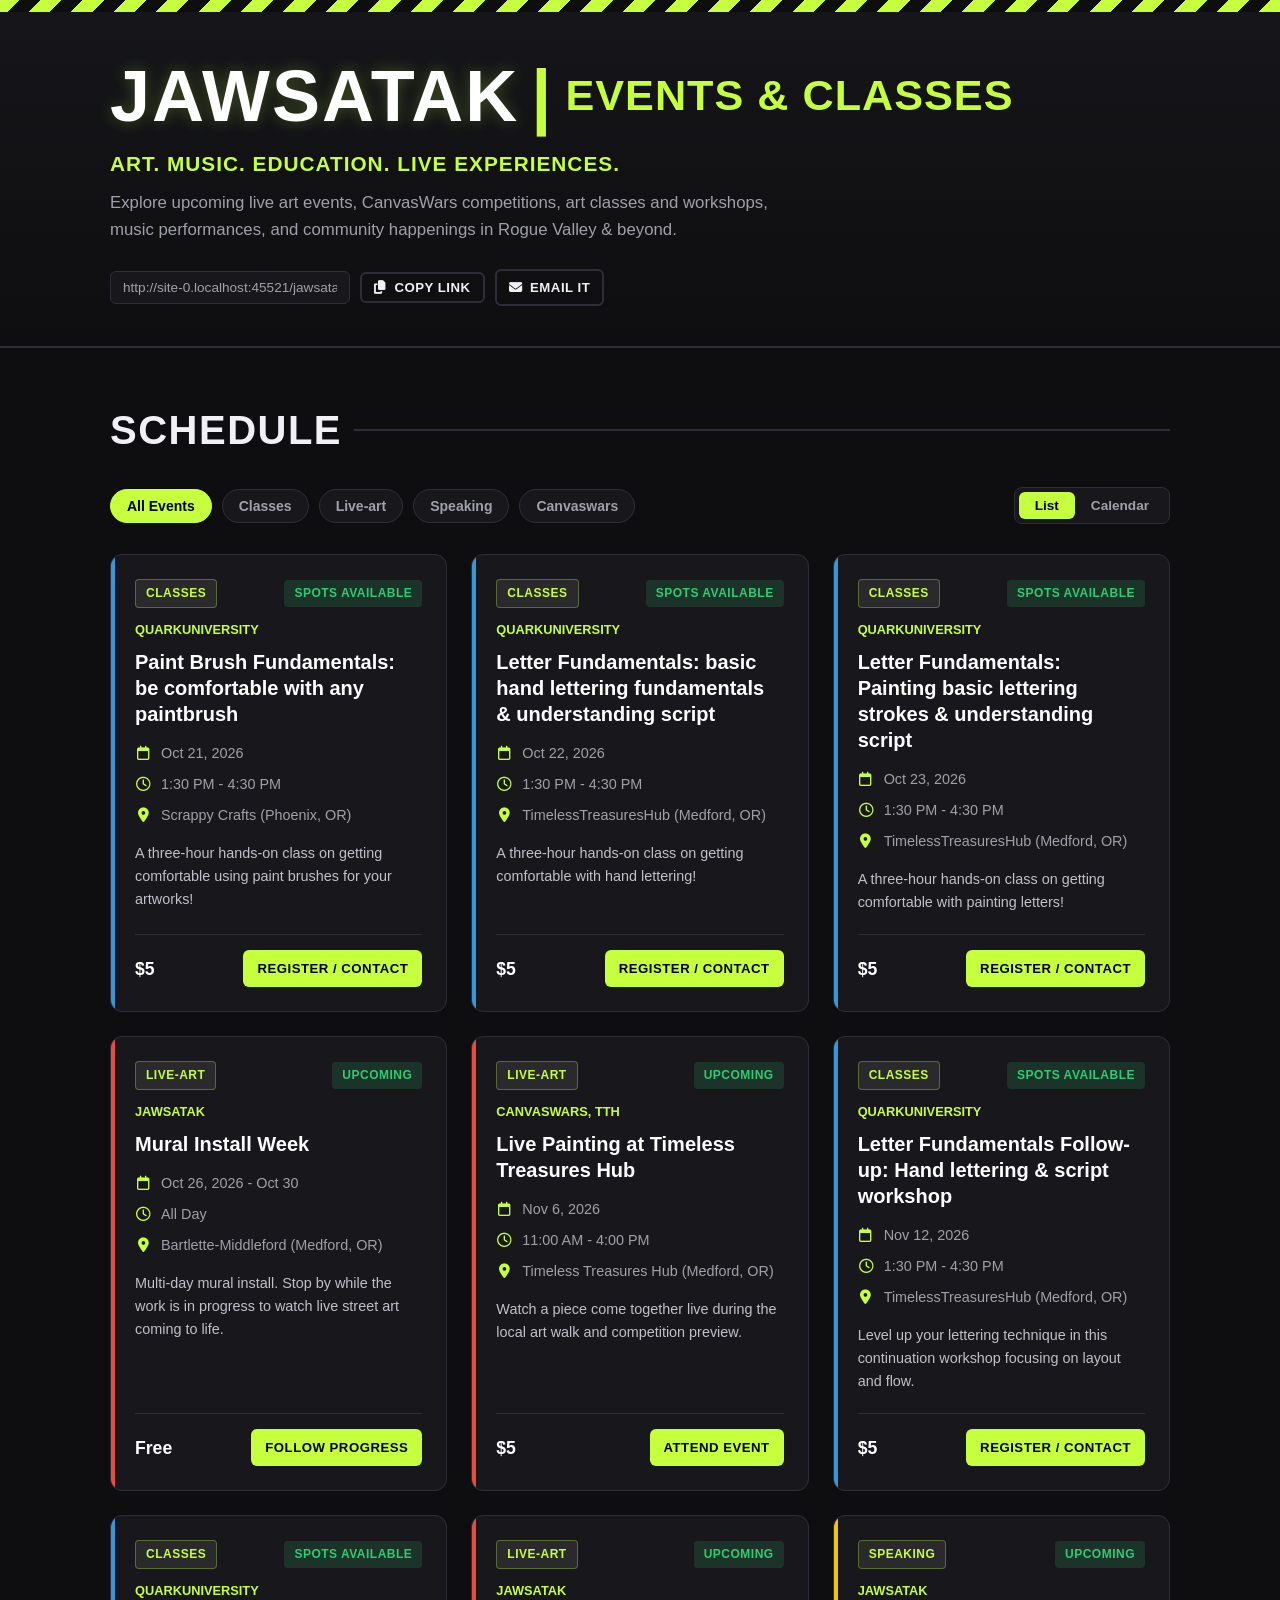
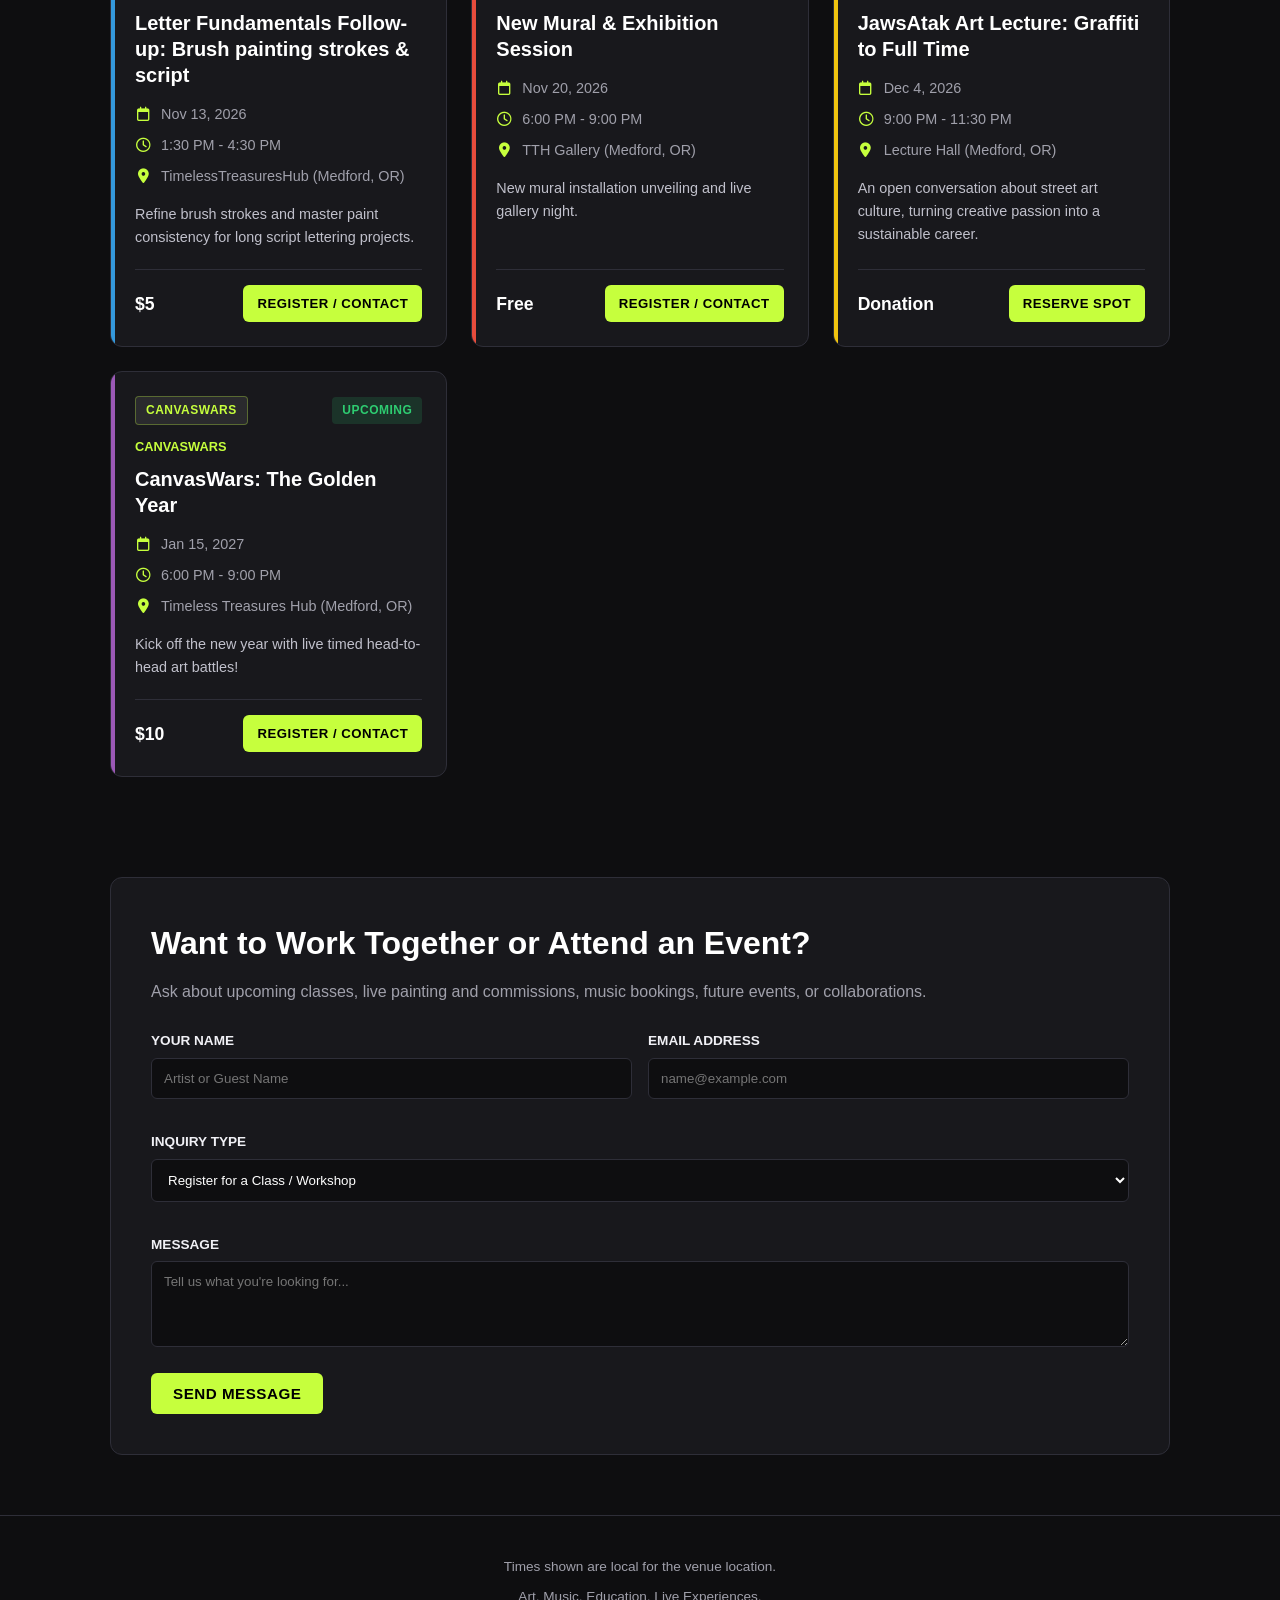
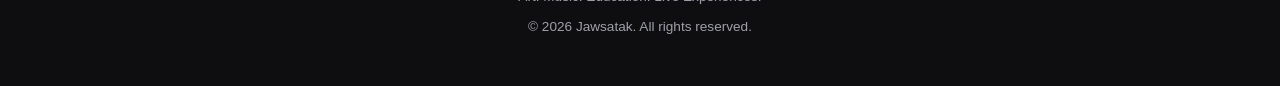
<file: jawsatak_events_classes.html>
<!doctype html>
<html lang="en">
<head>
  <meta charset="utf-8">
  <meta name="viewport" content="width=device-width, initial-scale=1.0">
  <title>Jawsatak | Events &amp; Classes</title>
  <meta name="description" content="Upcoming live art events, CanvasWars competitions, art classes and workshops, and JawsAtak music shows. Art. Music. Education. Live Experiences.">
  <meta name="robots" content="index, follow">
  <meta name="theme-color" content="#0e0e10">

  <!-- Open Graph / Social Sharing -->
  <meta property="og:type" content="website">
  <meta property="og:title" content="Jawsatak | Events &amp; Classes">
  <meta property="og:description" content="Upcoming live art, CanvasWars competitions, classes, and music. Art. Music. Education. Live Experiences.">
  <meta name="twitter:card" content="summary">
  <meta name="twitter:title" content="Jawsatak | Events &amp; Classes">
  <meta name="twitter:description" content="Upcoming live art, CanvasWars competitions, classes, and music.">

  <!-- Favicon SVG -->
  <link rel="icon" href="data:image/svg+xml,%3Csvg xmlns='http://www.w3.org/2000/svg' viewBox='0 0 64 64'%3E%3Crect width='64' height='64' fill='%230e0e10'/%3E%3Ctext x='32' y='49' font-size='46' font-weight='900' text-anchor='middle' fill='%23c6ff3d' font-family='Impact,Arial Black,sans-serif'%3EJ%3C/text%3E%3C/svg%3E">

  <!-- Font Awesome Icons -->
  <link rel="stylesheet" href="https://cdnjs.cloudflare.com/ajax/libs/font-awesome/6.4.0/css/all.min.css">

  <style>
    :root {
      --bg-dark: #0e0e10;
      --bg-card: #18181c;
      --bg-card-hover: #222228;
      --accent-neon: #c6ff3d;
      --accent-neon-glow: rgba(198, 255, 61, 0.25);
      --text-main: #f0f0f5;
      --text-muted: #a0a0ab;
      --border-color: #2e2e38;
      --hazard-yellow: #f39c12;
      --font-heading: 'Impact', 'Arial Black', sans-serif;
      --font-body: -apple-system, BlinkMacSystemFont, "Segoe UI", Roboto, Helvetica, Arial, sans-serif;
    }

    * {
      box-sizing: border-box;
      margin: 0;
      padding: 0;
    }

    body {
      background-color: var(--bg-dark);
      color: var(--text-main);
      font-family: var(--font-body);
      line-height: 1.6;
      min-height: 100vh;
    }

    /* Accessibility Skip Link */
    .skip {
      position: absolute;
      top: -100px;
      left: 10px;
      background: var(--accent-neon);
      color: #000;
      padding: 8px 16px;
      font-weight: bold;
      z-index: 9999;
      text-decoration: none;
      border-radius: 4px;
      transition: top 0.2s;
    }
    .skip:focus {
      top: 10px;
    }

    .wrap {
      max-width: 1100px;
      margin: 0 auto;
      padding: 0 20px;
    }

    .hero {
      position: relative;
      padding: 60px 0 40px;
      background: linear-gradient(180deg, #16161a 0%, #0e0e10 100%);
      border-bottom: 2px solid var(--border-color);
      overflow: hidden;
    }

    .hazard {
      height: 12px;
      width: 100%;
      background: repeating-linear-gradient(
        -45deg,
        var(--accent-neon),
        var(--accent-neon) 15px,
        #0e0e10 15px,
        #0e0e10 30px
      );
      position: absolute;
      top: 0;
      left: 0;
    }

    .wordmark {
      font-family: var(--font-heading);
      font-size: clamp(2.5rem, 6vw, 4.5rem);
      letter-spacing: 2px;
      text-transform: uppercase;
      line-height: 1;
      margin-bottom: 15px;
      display: flex;
      align-items: center;
      flex-wrap: wrap;
      gap: 12px;
    }

    .wm-name {
      color: #fff;
      text-shadow: 0 0 15px var(--accent-neon-glow);
    }

    .wm-pipe {
      color: var(--accent-neon);
    }

    .wm-sub {
      color: var(--accent-neon);
      font-size: 0.6em;
      letter-spacing: 1px;
    }

    .tagline {
      font-size: 1.3rem;
      font-weight: 700;
      color: var(--accent-neon);
      margin-bottom: 10px;
      text-transform: uppercase;
      letter-spacing: 1px;
    }

    .intro {
      max-width: 700px;
      color: var(--text-muted);
      font-size: 1.05rem;
      margin-bottom: 25px;
    }

    /* Share Bar */
    .share {
      display: flex;
      flex-wrap: wrap;
      align-items: center;
      gap: 10px;
      margin-top: 20px;
    }

    .share__url {
      background: var(--bg-card);
      border: 1px solid var(--border-color);
      color: var(--text-muted);
      padding: 8px 12px;
      border-radius: 6px;
      font-size: 0.85rem;
      width: 240px;
      outline: none;
    }

    .share__msg {
      font-size: 0.85rem;
      color: var(--accent-neon);
      font-weight: bold;
    }

    /* Buttons */
    .btn {
      display: inline-flex;
      align-items: center;
      justify-content: center;
      gap: 8px;
      padding: 10px 20px;
      border-radius: 6px;
      font-weight: 700;
      text-decoration: none;
      cursor: pointer;
      transition: all 0.2s ease;
      border: 2px solid transparent;
      font-size: 0.95rem;
      text-transform: uppercase;
      letter-spacing: 0.5px;
    }

    .btn--primary {
      background: var(--accent-neon);
      color: #000;
    }
    .btn--primary:hover {
      background: #b2f520;
      box-shadow: 0 0 15px var(--accent-neon-glow);
      transform: translateY(-2px);
    }

    .btn--outline {
      background: transparent;
      border-color: var(--border-color);
      color: var(--text-main);
    }
    .btn--outline:hover {
      border-color: var(--accent-neon);
      color: var(--accent-neon);
    }

    .btn--sm {
      padding: 6px 12px;
      font-size: 0.825rem;
    }

    .schedule {
      padding: 50px 0;
    }

    .section-h {
      font-family: var(--font-heading);
      font-size: 2.5rem;
      letter-spacing: 1.5px;
      text-transform: uppercase;
      margin-bottom: 25px;
      display: flex;
      align-items: center;
      gap: 12px;
    }
    .section-h::after {
      content: '';
      flex: 1;
      height: 2px;
      background: var(--border-color);
    }

    .controls {
      display: flex;
      flex-wrap: wrap;
      justify-content: space-between;
      align-items: center;
      gap: 20px;
      margin-bottom: 30px;
    }

    .chips {
      display: flex;
      flex-wrap: wrap;
      gap: 10px;
    }

    .chip {
      background: var(--bg-card);
      border: 1px solid var(--border-color);
      color: var(--text-muted);
      padding: 8px 16px;
      border-radius: 20px;
      font-size: 0.875rem;
      font-weight: 600;
      cursor: pointer;
      transition: all 0.2s;
    }
    .chip:hover, .chip.active {
      background: var(--accent-neon);
      color: #000;
      border-color: var(--accent-neon);
    }

    .viewtoggle {
      display: flex;
      background: var(--bg-card);
      border: 1px solid var(--border-color);
      border-radius: 8px;
      padding: 4px;
    }

    .vbtn {
      background: transparent;
      border: none;
      color: var(--text-muted);
      padding: 6px 16px;
      border-radius: 6px;
      font-weight: 700;
      cursor: pointer;
      font-size: 0.85rem;
      transition: all 0.2s;
    }
    .vbtn[aria-pressed="true"] {
      background: var(--accent-neon);
      color: #000;
    }

    .event-grid {
      display: grid;
      grid-template-columns: repeat(auto-fill, minmax(320px, 1fr));
      gap: 24px;
    }

    .event-card {
      background: var(--bg-card);
      border: 1px solid var(--border-color);
      border-radius: 12px;
      padding: 24px;
      display: flex;
      flex-direction: column;
      justify-content: space-between;
      transition: transform 0.2s, border-color 0.2s, box-shadow 0.2s;
      position: relative;
      overflow: hidden;
    }
    .event-card:hover {
      transform: translateY(-4px);
      border-color: rgba(198, 255, 61, 0.4);
      box-shadow: 0 8px 25px rgba(0,0,0,0.5);
    }

    .event-card::before {
      content: '';
      position: absolute;
      top: 0;
      left: 0;
      width: 4px;
      height: 100%;
      background: var(--border-color);
    }
    .event-card[data-category*="classes"]::before { background: #3498db; }
    .event-card[data-category*="live-art"]::before { background: #e74c3c; }
    .event-card[data-category*="canvaswars"]::before { background: #9b59b6; }
    .event-card[data-category*="speaking"]::before { background: #f1c40f; }

    .card-meta {
      display: flex;
      justify-content: space-between;
      align-items: center;
      margin-bottom: 12px;
    }

    .badge {
      font-size: 0.75rem;
      font-weight: 800;
      text-transform: uppercase;
      padding: 4px 10px;
      border-radius: 4px;
      letter-spacing: 0.5px;
    }
    .badge--cat {
      background: rgba(255, 255, 255, 0.08);
      color: var(--accent-neon);
      border: 1px solid rgba(198, 255, 61, 0.3);
    }
    .badge--status {
      background: rgba(46, 204, 113, 0.15);
      color: #2ecc71;
    }

    .card-title {
      font-size: 1.25rem;
      font-weight: 800;
      line-height: 1.3;
      margin-bottom: 12px;
      color: #fff;
    }

    .card-brand {
      font-size: 0.8rem;
      color: var(--accent-neon);
      font-weight: 700;
      text-transform: uppercase;
      margin-bottom: 8px;
    }

    .info-list {
      list-style: none;
      margin: 15px 0;
      font-size: 0.9rem;
      color: var(--text-muted);
    }

    .info-list li {
      display: flex;
      align-items: center;
      gap: 10px;
      margin-bottom: 8px;
    }

    .info-list i {
      color: var(--accent-neon);
      width: 16px;
      text-align: center;
    }

    .card-desc {
      font-size: 0.9rem;
      color: #c0c0cb;
      margin-bottom: 20px;
      flex-grow: 1;
    }

    .card-footer {
      display: flex;
      justify-content: space-between;
      align-items: center;
      padding-top: 15px;
      border-top: 1px solid var(--border-color);
      margin-top: auto;
    }

    .card-price {
      font-size: 1.1rem;
      font-weight: 800;
      color: #fff;
    }

    .calendar-container {
      background: var(--bg-card);
      border: 1px solid var(--border-color);
      border-radius: 12px;
      padding: 20px;
      overflow-x: auto;
    }

    .cal-header {
      display: flex;
      justify-content: space-between;
      align-items: center;
      margin-bottom: 20px;
    }

    .cal-grid {
      display: grid;
      grid-template-columns: repeat(7, 1fr);
      gap: 8px;
      min-width: 600px;
    }

    .cal-day-label {
      text-align: center;
      font-weight: bold;
      color: var(--accent-neon);
      padding: 8px 0;
      font-size: 0.85rem;
      text-transform: uppercase;
    }

    .cal-cell {
      background: #101014;
      border: 1px solid var(--border-color);
      border-radius: 6px;
      min-height: 90px;
      padding: 8px;
      display: flex;
      flex-direction: column;
      gap: 4px;
    }

    .cal-date {
      font-size: 0.8rem;
      color: var(--text-muted);
      font-weight: 700;
    }

    .cal-item {
      background: var(--accent-neon);
      color: #000;
      font-size: 0.725rem;
      font-weight: 800;
      padding: 3px 6px;
      border-radius: 3px;
      text-decoration: none;
      white-space: nowrap;
      overflow: hidden;
      text-overflow: ellipsis;
      cursor: pointer;
    }

    /* Contact Section */
    .contact {
      background: var(--bg-card);
      border: 1px solid var(--border-color);
      border-radius: 12px;
      padding: 40px;
      margin-top: 50px;
    }

    .contact__h {
      font-family: var(--font-heading);
      font-size: 2rem;
      margin-bottom: 10px;
      color: #fff;
    }

    .contact__lead {
      color: var(--text-muted);
      margin-bottom: 25px;
    }

    .form-grid {
      display: grid;
      grid-template-columns: 1fr 1fr;
      gap: 16px;
    }

    .form-group {
      display: flex;
      flex-direction: column;
      gap: 6px;
      margin-bottom: 16px;
    }

    .form-group.full {
      grid-column: 1 / -1;
    }

    label {
      font-size: 0.85rem;
      font-weight: 700;
      color: var(--text-main);
      text-transform: uppercase;
    }

    input, textarea, select {
      background: #0e0e10;
      border: 1px solid var(--border-color);
      color: #fff;
      padding: 12px;
      border-radius: 6px;
      font-family: inherit;
      outline: none;
    }

    input:focus, textarea:focus, select:focus {
      border-color: var(--accent-neon);
    }

    .foot {
      padding: 40px 0;
      text-align: center;
      color: var(--text-muted);
      font-size: 0.85rem;
      border-top: 1px solid var(--border-color);
      margin-top: 60px;
    }

    .foot p {
      margin-bottom: 8px;
    }

    .empty-state {
      text-align: center;
      padding: 60px 0;
      color: var(--text-muted);
      font-size: 1.1rem;
    }

    @media (max-width: 768px) {
      .form-grid {
        grid-template-columns: 1fr;
      }
      .controls {
        flex-direction: column;
        align-items: stretch;
      }
      .viewtoggle {
        justify-content: center;
      }
    }
  </style>
</head>
<body>
  <a class="skip" href="#schedule">Skip to the schedule</a>

  <!-- Header / Hero Section -->
  <header class="hero">
    <div class="hazard" aria-hidden="true"></div>
    <div class="wrap">
      <h1 class="wordmark">
        <span class="wm-name">Jawsatak</span><span class="wm-pipe" aria-hidden="true">|</span><span class="wm-sub">Events &amp; Classes</span>
      </h1>
      <p class="tagline" id="tagline">Art. Music. Education. Live Experiences.</p>
      <p class="intro" id="intro">Explore upcoming live art events, CanvasWars competitions, art classes and workshops, music performances, and community happenings in Rogue Valley &amp; beyond.</p>

      <div class="share" role="group" aria-label="Share this page">
        <input id="pageUrl" class="share__url" type="text" readonly value="" spellcheck="false">
        <button type="button" id="copyLink" class="btn btn--outline btn--sm">
          <i class="fa-solid fa-copy"></i> Copy link
        </button>
        <a id="emailShare" class="btn btn--outline btn--sm" href="mailto:">
          <i class="fa-solid fa-envelope"></i> Email it
        </a>
        <span id="shareMsg" class="share__msg" role="status" aria-live="polite"></span>
      </div>
    </div>
  </header>

  <!-- Main Body Content -->
  <main id="main">
    <div class="wrap">

      <!-- Schedule Section -->
      <section id="schedule" class="schedule" aria-labelledby="scheduleHeading">
        <h2 id="scheduleHeading" class="section-h">Schedule</h2>

        <div class="controls" id="controls">
          <div class="chips" id="chips" role="group" aria-label="Filter by category">
            <!-- Populated by JS -->
          </div>
          <div class="viewtoggle" role="group" aria-label="Choose a view">
            <button type="button" class="vbtn" id="btnListView" data-view="list" aria-pressed="true">List</button>
            <button type="button" class="vbtn" id="btnCalView" data-view="calendar" aria-pressed="false">Calendar</button>
          </div>
        </div>

        <p id="resultsStatus" class="sr-only" role="status" aria-live="polite"></p>

        <!-- List View Container -->
        <div id="listView">
          <div id="upcomingList" class="event-grid"></div>
        </div>

        <!-- Calendar View Container -->
        <div id="calView" hidden>
          <div class="calendar-container">
            <div class="cal-header">
              <h3 id="calMonthTitle" style="color: #fff; font-family: var(--font-heading); font-size: 1.5rem;">October 2026</h3>
            </div>
            <div class="cal-grid" id="calGrid">
              <!-- Rendered via JS -->
            </div>
          </div>
        </div>
      </section>

      <!-- Contact Section -->
      <section id="contact" class="contact" aria-labelledby="contactHeading">
        <h2 id="contactHeading" class="contact__h">Want to Work Together or Attend an Event?</h2>
        <p class="contact__lead">Ask about upcoming classes, live painting and commissions, music bookings, future events, or collaborations.</p>
        
        <form id="contactForm" onsubmit="handleFormSubmit(event)">
          <div class="form-grid">
            <div class="form-group">
              <label for="name">Your Name</label>
              <input type="text" id="name" required placeholder="Artist or Guest Name">
            </div>
            <div class="form-group">
              <label for="email">Email Address</label>
              <input type="email" id="email" required placeholder="name@example.com">
            </div>
            <div class="form-group full">
              <label for="interest">Inquiry Type</label>
              <select id="interest">
                <option value="classes">Register for a Class / Workshop</option>
                <option value="canvaswars">CanvasWars Competition Info</option>
                <option value="booking">Live Painting / Booking</option>
                <option value="other">General Question</option>
              </select>
            </div>
            <div class="form-group full">
              <label for="message">Message</label>
              <textarea id="message" rows="4" required placeholder="Tell us what you're looking for..."></textarea>
            </div>
          </div>
          <button type="submit" class="btn btn--primary" style="margin-top: 10px;">Send Message</button>
          <span id="contactStatus" style="margin-left: 15px; color: var(--accent-neon); font-weight: bold;"></span>
        </form>
      </section>

    </div>
  </main>

  <!-- Footer -->
  <footer class="foot">
    <div class="wrap">
      <p id="tzNote">Times shown are local for the venue location.</p>
      <p>Art. Music. Education. Live Experiences.</p>
      <p id="copyright">&copy; <span id="year"></span> Jawsatak. All rights reserved.</p>
    </div>
  </footer>

  <script>
    // Full Data Set integrated directly
    const rawEvents = [
      {
        "id": "paiantbrush-fundamentals",
        "title": "Paint Brush Fundamentals: be comfortable with any paintbrush",
        "category": "classes",
        "brand": "QuarkUniversity",
        "date": "2026-10-21",
        "startTime": "1:30 PM",
        "endTime": "4:30 PM",
        "venue": "Scrappy Crafts",
        "address": "Phoenix, Oregon",
        "city": "Phoenix, OR",
        "description": "A three-hour hands-on class on getting comfortable using paint brushes for your artworks!",
        "price": "$5",
        "status": "spots available",
        "buttonUrl": "#contact",
        "featured": false,
        "showOnWebsite": true,
        "sample": true
      },
      {
        "id": "lettering-fundamentals-Hc1",
        "title": "Letter Fundamentals: basic hand lettering fundamentals & understanding script",
        "category": "classes",
        "brand": "QuarkUniversity",
        "date": "2026-10-22",
        "startTime": "1:30 PM",
        "endTime": "4:30 PM",
        "venue": "TimelessTreasuresHub",
        "address": "4041 CraterLake Ave",
        "city": "Medford, OR",
        "description": "A three-hour hands-on class on getting comfortable with hand lettering!",
        "price": "$5",
        "status": "spots available",
        "buttonUrl": "#contact",
        "featured": false,
        "showOnWebsite": true,
        "sample": true
      },
      {
        "id": "lettering-fundamentals-Pc1",
        "title": "Letter Fundamentals: Painting basic lettering strokes & understanding script",
        "category": "classes",
        "brand": "QuarkUniversity",
        "date": "2026-10-23",
        "startTime": "1:30 PM",
        "endTime": "4:30 PM",
        "venue": "TimelessTreasuresHub",
        "address": "4041 CraterLake Ave",
        "city": "Medford, OR",
        "description": "A three-hour hands-on class on getting comfortable with painting letters!",
        "price": "$5",
        "status": "spots available",
        "buttonUrl": "#contact",
        "featured": false,
        "showOnWebsite": true,
        "sample": true
      },
      {
        "id": "mural install week",
        "title": "Mural Install Week",
        "category": "live-art",
        "brand": "JawsAtak",
        "date": "2026-10-26",
        "endDate": "2026-10-30",
        "startTime": "All Day",
        "venue": "Bartlette-Middleford",
        "city": "Medford, OR",
        "description": "Multi-day mural install. Stop by while the work is in progress to watch live street art coming to life.",
        "price": "Free",
        "status": "upcoming",
        "buttonText": "Follow Progress",
        "buttonUrl": "#contact",
        "showOnWebsite": true,
        "sample": true
      },
      {
        "id": "TTH WindowWars Christmas Edition",
        "title": "Live Painting at Timeless Treasures Hub",
        "category": "live-art",
        "brand": "CanvasWars, TTH",
        "date": "2026-11-06",
        "startTime": "11:00 AM",
        "endTime": "4:00 PM",
        "venue": "Timeless Treasures Hub",
        "address": "4041 CraterLake Ave",
        "city": "Medford, OR",
        "description": "Watch a piece come together live during the local art walk and competition preview.",
        "price": "$5",
        "status": "upcoming",
        "buttonText": "Attend Event",
        "buttonUrl": "#contact",
        "showOnWebsite": true,
        "sample": true
      },
      {
        "id": "lettering-fundamentals-Hc2",
        "title": "Letter Fundamentals Follow-up: Hand lettering & script workshop",
        "category": "classes",
        "brand": "QuarkUniversity",
        "date": "2026-11-12",
        "startTime": "1:30 PM",
        "endTime": "4:30 PM",
        "venue": "TimelessTreasuresHub",
        "address": "4041 CraterLake Ave",
        "city": "Medford, OR",
        "description": "Level up your lettering technique in this continuation workshop focusing on layout and flow.",
        "price": "$5",
        "status": "spots available",
        "buttonUrl": "#contact",
        "showOnWebsite": true,
        "sample": true
      },
      {
        "id": "lettering-fundamentals-Pc2",
        "title": "Letter Fundamentals Follow-up: Brush painting strokes & script",
        "category": "classes",
        "brand": "QuarkUniversity",
        "date": "2026-11-13",
        "startTime": "1:30 PM",
        "endTime": "4:30 PM",
        "venue": "TimelessTreasuresHub",
        "address": "4041 CraterLake Ave",
        "city": "Medford, OR",
        "description": "Refine brush strokes and master paint consistency for long script lettering projects.",
        "price": "$5",
        "status": "spots available",
        "buttonUrl": "#contact",
        "showOnWebsite": true,
        "sample": true
      },
      {
        "id": "mural at tth",
        "title": "New Mural & Exhibition Session",
        "category": "live-art",
        "brand": "JawsAtak",
        "date": "2026-11-20",
        "startTime": "6:00 PM",
        "endTime": "9:00 PM",
        "venue": "TTH Gallery",
        "address": "4041 CraterLake Ave",
        "city": "Medford, OR",
        "description": "New mural installation unveiling and live gallery night.",
        "price": "Free",
        "status": "upcoming",
        "buttonUrl": "#contact",
        "showOnWebsite": true,
        "sample": true
      },
      {
        "id": "art-lecture",
        "title": "JawsAtak Art Lecture: Graffiti to Full Time",
        "category": "speaking",
        "brand": "JawsAtak",
        "date": "2026-12-04",
        "startTime": "9:00 PM",
        "endTime": "11:30 PM",
        "venue": "Lecture Hall",
        "address": "Southern Oregon University",
        "city": "Medford, OR",
        "description": "An open conversation about street art culture, turning creative passion into a sustainable career.",
        "price": "Donation",
        "status": "upcoming",
        "buttonText": "Reserve Spot",
        "buttonUrl": "#contact",
        "showOnWebsite": true,
        "sample": true
      },
      {
        "id": "CW January",
        "title": "CanvasWars: The Golden Year",
        "category": "canvaswars",
        "brand": "CanvasWars",
        "date": "2027-01-15",
        "startTime": "6:00 PM",
        "endTime": "9:00 PM",
        "venue": "Timeless Treasures Hub",
        "city": "Medford, OR",
        "description": "Kick off the new year with live timed head-to-head art battles!",
        "price": "$10",
        "status": "upcoming",
        "buttonUrl": "#contact",
        "showOnWebsite": true,
        "sample": true
      },
      {
        "id": "sample-hidden-event",
        "title": "Sample Hidden Event (Not shown)",
        "category": "community",
        "date": "2026-12-12",
        "description": "Hidden item test",
        "showOnWebsite": false,
        "sample": true
      }
    ];

    // Filter down to valid display events
    const events = rawEvents.filter(e => e.showOnWebsite !== false);

    let currentCategory = 'all';
    let currentView = 'list';

    window.addEventListener('DOMContentLoaded', () => {
      // Set current page URL into share input box
      const urlInput = document.getElementById('pageUrl');
      urlInput.value = window.location.href;

      // Email link configuration
      document.getElementById('emailShare').href = `mailto:?subject=Check out Jawsatak Events&body=Hey! Check out these upcoming events: ${encodeURIComponent(window.location.href)}`;
      
      // Set Copyright Year
      document.getElementById('year').textContent = new Date().getFullYear();

      // Render Categories
      renderCategories();

      // Initial Render
      renderEvents();

      // Bind View Switchers
      document.getElementById('btnListView').addEventListener('click', () => switchView('list'));
      document.getElementById('btnCalView').addEventListener('click', () => switchView('calendar'));

      // Copy Link Functionality
      document.getElementById('copyLink').addEventListener('click', () => {
        urlInput.select();
        document.execCommand('copy');
        const msg = document.getElementById('shareMsg');
        msg.textContent = 'Link copied!';
        setTimeout(() => { msg.textContent = ''; }, 3000);
      });
    });

    // Generate dynamic category chips
    function renderCategories() {
      const chipContainer = document.getElementById('chips');
      const categories = ['all'];

      events.forEach(e => {
        if (e.category) {
          // split multi categories if comma separated
          const cats = e.category.split(',').map(c => c.trim().toLowerCase());
          cats.forEach(c => {
            if (!categories.includes(c)) categories.push(c);
          });
        }
      });

      chipContainer.innerHTML = categories.map(cat => {
        const label = cat === 'all' ? 'All Events' : cat.charAt(0).toUpperCase() + cat.slice(1);
        return `<button class="chip ${cat === 'all' ? 'active' : ''}" onclick="filterCategory('${cat}', this)">${label}</button>`;
      }).join('');
    }

    function filterCategory(cat, btn) {
      currentCategory = cat;
      document.querySelectorAll('.chip').forEach(c => c.classList.remove('active'));
      btn.classList.add('active');
      renderEvents();
    }

    function switchView(view) {
      currentView = view;
      const btnList = document.getElementById('btnListView');
      const btnCal = document.getElementById('btnCalView');
      const listView = document.getElementById('listView');
      const calView = document.getElementById('calView');

      if (view === 'list') {
        btnList.setAttribute('aria-pressed', 'true');
        btnCal.setAttribute('aria-pressed', 'false');
        listView.hidden = false;
        calView.hidden = true;
      } else {
        btnList.setAttribute('aria-pressed', 'false');
        btnCal.setAttribute('aria-pressed', 'true');
        listView.hidden = true;
        calView.hidden = false;
        renderCalendar();
      }
    }

    function renderEvents() {
      const container = document.getElementById('upcomingList');
      
      const filtered = events.filter(e => {
        if (currentCategory === 'all') return true;
        return e.category && e.category.toLowerCase().includes(currentCategory);
      });

      if (filtered.length === 0) {
        container.innerHTML = `<div class="empty-state"><p>No upcoming events found in this category.</p></div>`;
        return;
      }

      container.innerHTML = filtered.map(item => {
        const formattedDate = formatDate(item.date, item.endDate);
        const timeStr = item.startTime ? `${item.startTime} ${item.endTime ? '- ' + item.endTime : ''}` : 'Time TBA';
        const brandStr = item.brand ? `<div class="card-brand">${escapeHtml(item.brand)}</div>` : '';
        const priceStr = item.price || 'Free';
        const btnText = item.buttonText || 'Register / Contact';
        const btnUrl = item.buttonUrl || '#contact';

        return `
          <article class="event-card" data-category="${escapeHtml(item.category || '')}">
            <div>
              <div class="card-meta">
                <span class="badge badge--cat">${escapeHtml(item.category || 'Event')}</span>
                <span class="badge badge--status">${escapeHtml(item.status || 'Upcoming')}</span>
              </div>
              ${brandStr}
              <h3 class="card-title">${escapeHtml(item.title)}</h3>
              
              <ul class="info-list">
                <li><i class="fa-regular fa-calendar"></i> <span>${formattedDate}</span></li>
                <li><i class="fa-regular fa-clock"></i> <span>${timeStr}</span></li>
                <li><i class="fa-solid fa-location-dot"></i> <span>${escapeHtml(item.venue)} (${escapeHtml(item.city)})</span></li>
              </ul>

              <p class="card-desc">${escapeHtml(item.description)}</p>
            </div>

            <div class="card-footer">
              <span class="card-price">${escapeHtml(priceStr)}</span>
              <a href="${btnUrl}" class="btn btn--primary btn--sm">${escapeHtml(btnText)}</a>
            </div>
          </article>
        `;
      }).join('');
    }

    function renderCalendar() {
      const calGrid = document.getElementById('calGrid');
      
      const days = ['Sun', 'Mon', 'Tue', 'Wed', 'Thu', 'Fri', 'Sat'];
      let html = days.map(d => `<div class="cal-day-label">${d}</div>`).join('');

      // October 2026 mock grid setup (starts on Thursday = index 4)
      const offset = 4;
      const totalDays = 31;

      // Blank padded days
      for (let i = 0; i < offset; i++) {
        html += `<div class="cal-cell" style="opacity: 0.3;"></div>`;
      }

      // Populate calendar days
      for (let d = 1; d <= totalDays; d++) {
        const dayStr = d < 10 ? `0${d}` : `${d}`;
        const currentDateStr = `2026-10-${dayStr}`;

        const dayEvents = events.filter(e => e.date === currentDateStr);

        let itemsHtml = dayEvents.map(ev => 
          `<a href="#contact" class="cal-item" title="${escapeHtml(ev.title)}">${escapeHtml(ev.title)}</a>`
        ).join('');

        html += `
          <div class="cal-cell">
            <span class="cal-date">${d}</span>
            ${itemsHtml}
          </div>
        `;
      }

      calGrid.innerHTML = html;
    }

    // Helper functions
    function formatDate(dateStr, endDateStr) {
      if (!dateStr) return 'TBA';
      const d = new Date(dateStr + 'T00:00:00');
      if (isNaN(d.getTime())) return dateStr;

      const options = { month: 'short', day: 'numeric', year: 'numeric' };
      let formatted = d.toLocaleDateString('en-US', options);

      if (endDateStr) {
        const endD = new Date(endDateStr + 'T00:00:00');
        if (!isNaN(endD.getTime())) {
          formatted += ` - ${endD.toLocaleDateString('en-US', { month: 'short', day: 'numeric' })}`;
        }
      }
      return formatted;
    }

    function escapeHtml(str) {
      if (!str) return '';
      return str.replace(/&/g, "&amp;").replace(/</g, "&lt;").replace(/>/g, "&gt;").replace(/"/g, "&quot;");
    }

    function handleFormSubmit(e) {
      e.preventDefault();
      const status = document.getElementById('contactStatus');
      status.textContent = 'Thank you! Your message has been submitted.';
      document.getElementById('contactForm').reset();
      setTimeout(() => { status.textContent = ''; }, 4000);
    }
  </script>
</body>
</html>
</file>
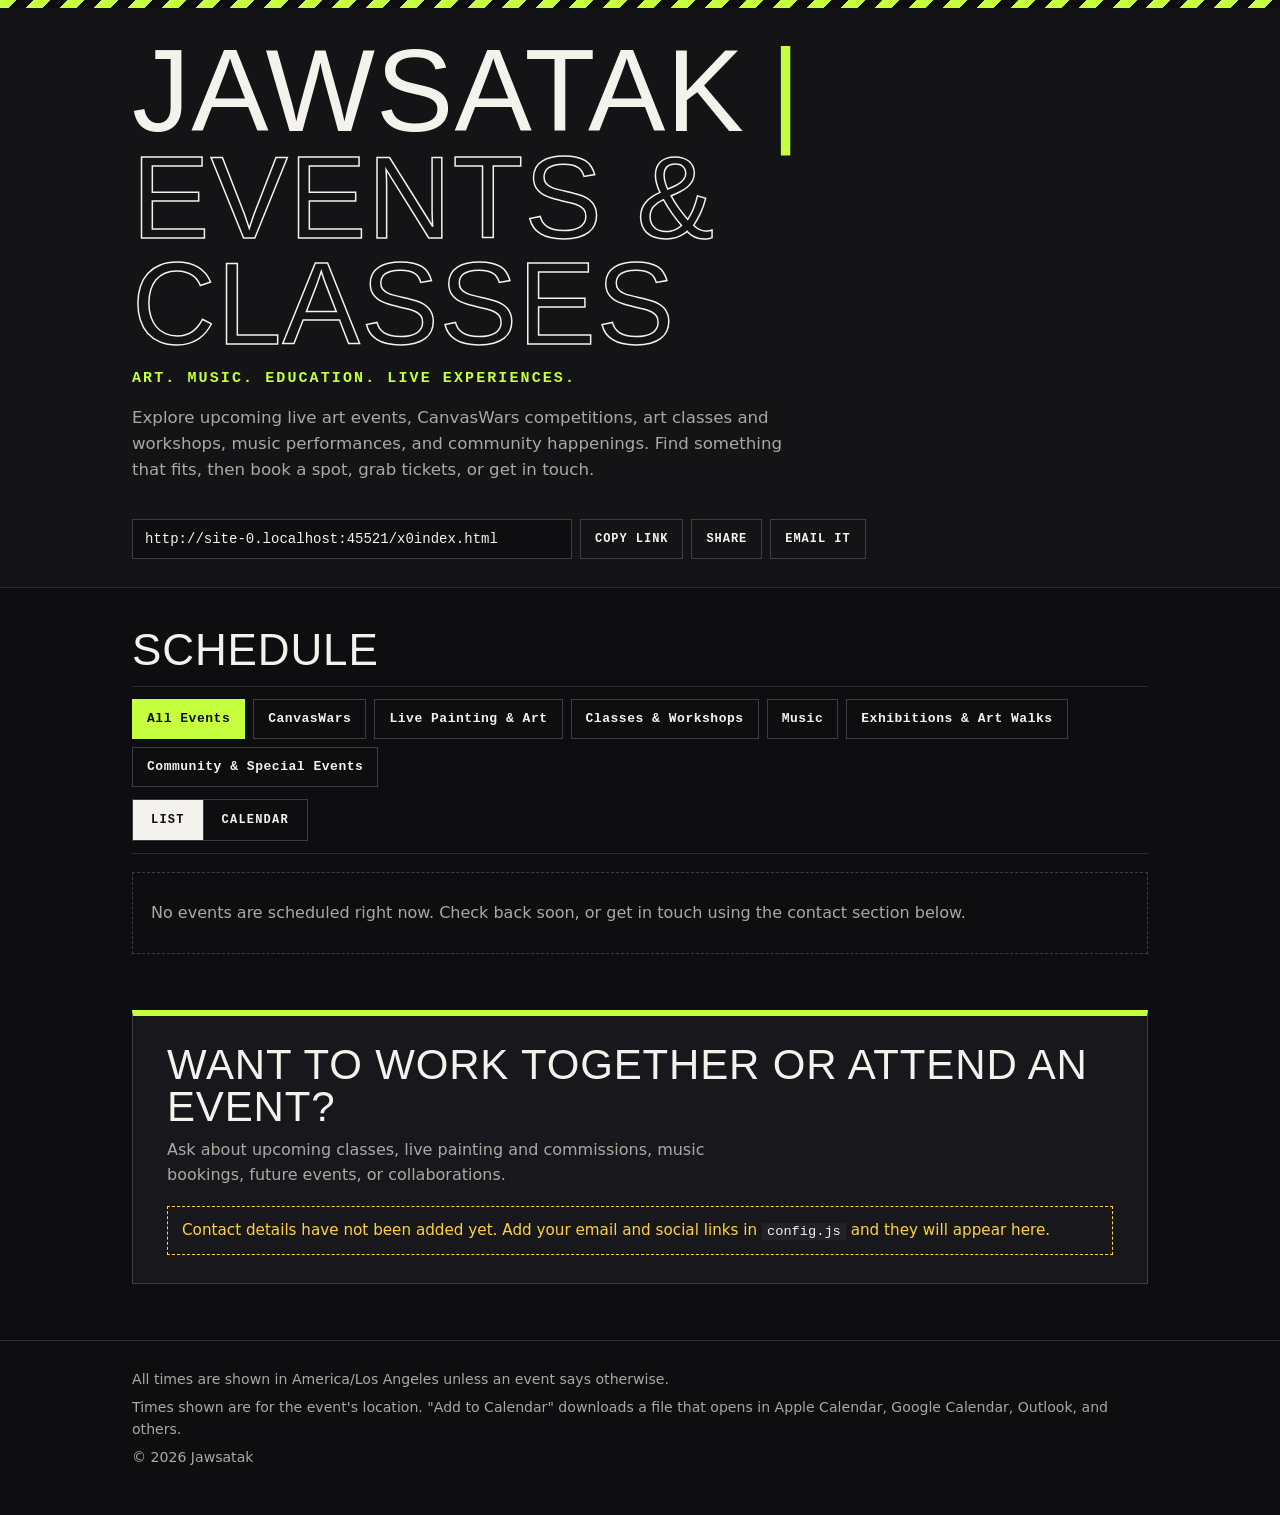
<file: x0index.html>
<!doctype html>
<html lang="en">
<head>
  <meta charset="utf-8">
  <meta name="viewport" content="width=device-width, initial-scale=1">
  <title>Jawsatak | Events &amp; Classes</title>
  <meta name="description" content="Upcoming live art events, CanvasWars competitions, art classes and workshops, and JawsAtak47 music shows. Art. Music. Education. Live Experiences.">
  <meta name="robots" content="index, follow">
  <meta name="theme-color" content="#0e0e10">

  <!-- Social sharing (text messages, Facebook, LinkedIn, etc.) -->
  <meta property="og:type" content="website">
  <meta property="og:title" content="Jawsatak | Events &amp; Classes">
  <meta property="og:description" content="Upcoming live art, CanvasWars competitions, classes, and music. Art. Music. Education. Live Experiences.">
  <meta name="twitter:card" content="summary">
  <meta name="twitter:title" content="Jawsatak | Events &amp; Classes">
  <meta name="twitter:description" content="Upcoming live art, CanvasWars competitions, classes, and music.">
  <!-- TO GET A BIG PREVIEW IMAGE WHEN SHARED: upload a 1200x630 image to assets/ and uncomment the next
       line, replacing the address with your real one (it must be the full https:// address).
       Also change twitter:card above to "summary_large_image".
  <meta property="og:image" content="https://YOUR-DOMAIN/assets/share-image.jpg">
  -->

  <!-- Favicon placeholder (a simple "J"). To use your own: save a PNG as assets/favicon.png
       and replace this line with:  <link rel="icon" href="assets/favicon.png">  -->
  <link rel="icon" href="data:image/svg+xml,%3Csvg xmlns='http://www.w3.org/2000/svg' viewBox='0 0 64 64'%3E%3Crect width='64' height='64' fill='%230e0e10'/%3E%3Ctext x='32' y='49' font-size='46' font-weight='900' text-anchor='middle' fill='%23c6ff3d' font-family='Impact,Arial Black,sans-serif'%3EJ%3C/text%3E%3C/svg%3E">

  <link rel="stylesheet" href="styles.css">
</head>
<body>
  <a class="skip" href="#schedule">Skip to the schedule</a>

  <div id="previewBanner" class="banner banner--preview" role="status" hidden>
    Previewing your unpublished draft from the editor. Visitors do not see this version.
  </div>

  <header class="hero">
    <div class="hazard" aria-hidden="true"></div>
    <div class="wrap">
      <h1 class="wordmark">
        <span class="wm-name">Jawsatak</span><span class="wm-pipe" aria-hidden="true">|</span><span class="wm-sub">Events &amp; Classes</span>
      </h1>
      <p class="tagline" id="tagline">Art. Music. Education. Live Experiences.</p>
      <p class="intro" id="intro">Explore upcoming live art events, CanvasWars competitions, art classes and workshops, music performances, and community happenings.</p>

      <ul class="social" id="socialLinks" aria-label="Links" hidden></ul>

      <div class="share" role="group" aria-label="Share this page">
        <label for="pageUrl" class="sr-only">Link to this page</label>
        <input id="pageUrl" class="share__url" type="text" readonly value="" spellcheck="false">
        <button type="button" id="copyLink" class="btn btn--outline btn--sm">Copy link</button>
        <button type="button" id="shareBtn" class="btn btn--outline btn--sm" hidden>Share</button>
        <a id="emailShare" class="btn btn--outline btn--sm" href="mailto:">Email it</a>
        <span id="shareMsg" class="share__msg" role="status" aria-live="polite"></span>
      </div>
    </div>
  </header>

  <main id="main">
    <div class="wrap">

      <div id="sampleBanner" class="banner banner--sample" role="note" hidden>
        <strong>Sample data.</strong> The events below are examples that show how the page works.
        Replace them in <code>events.js</code> and this notice disappears.
      </div>

      <section id="featured" class="featured" aria-labelledby="featuredLabel" hidden></section>

      <section id="schedule" class="schedule" aria-labelledby="scheduleHeading">
        <h2 id="scheduleHeading" class="section-h">Schedule</h2>

        <div class="controls" id="controls">
          <div class="chips" id="chips" role="group" aria-label="Filter by category"></div>
          <div class="viewtoggle" role="group" aria-label="Choose a view">
            <button type="button" class="vbtn" data-view="list" aria-pressed="true">List</button>
            <button type="button" class="vbtn" data-view="calendar" aria-pressed="false">Calendar</button>
          </div>
        </div>

        <p id="resultsStatus" class="sr-only" role="status" aria-live="polite"></p>

        <noscript>
          <p class="empty">This schedule needs JavaScript to display. Please enable it, or contact us for the current dates.</p>
        </noscript>

        <div id="listView">
          <div id="upcomingList"></div>
          <section id="pastSection" class="past" aria-label="Past events" hidden>
            <button type="button" id="togglePast" class="btn btn--outline" aria-expanded="false" aria-controls="pastList"></button>
            <div id="pastList" hidden></div>
          </section>
        </div>

        <div id="calView" hidden></div>
      </section>

      <section id="contact" class="contact" aria-labelledby="contactHeading">
        <h2 id="contactHeading" class="contact__h">Want to Work Together or Attend an Event?</h2>
        <p class="contact__lead">Ask about upcoming classes, live painting and commissions, music bookings, future events, or collaborations.</p>
        <div id="contactBody"></div>
      </section>

    </div>
  </main>

  <footer class="foot">
    <div class="wrap">
      <p id="tzNote"></p>
      <p>Times shown are for the event's location. "Add to Calendar" downloads a file that opens in Apple Calendar, Google Calendar, Outlook, and others.</p>
      <p id="copyright"></p>
    </div>
  </footer>

  <script src="config.js"></script>
  <script src="events.js"></script>
  <script src="app.js"></script>
</body>
</html>
</file>
<file: styles.css>
/* =====================================================================
   styles.css  -  Jawsatak | Events & Classes
   Dark charcoal base, acid-lime accent, condensed poster lettering.
   System fonts only (no downloads, no external requests).
   ===================================================================== */

:root {
  --bg: #0e0e10;
  --bg-2: #141417;
  --surface: #18181c;
  --surface-2: #212126;
  --line: #2c2c33;
  --line-2: #3d3d46;
  --text: #f3f2ed;
  --muted: #aaa9a1;
  --accent: #c6ff3d;
  --accent-ink: #0e0e10;
  --warn: #ffd23f;
  --display: "Bebas Neue", "Oswald", "Anton", Impact, "Haettenschweiler", "Arial Narrow Bold", "Arial Black", sans-serif;
  --mono: ui-monospace, "SF Mono", SFMono-Regular, Menlo, Consolas, "Liberation Mono", monospace;
  --wrap: 1080px;
  --gut: clamp(16px, 4vw, 32px);
}

*, *::before, *::after { box-sizing: border-box; }
html { -webkit-text-size-adjust: 100%; scroll-behavior: smooth; }
@media (prefers-reduced-motion: reduce) { html { scroll-behavior: auto; } * { transition: none !important; } }

body {
  margin: 0;
  background: var(--bg);
  color: var(--text);
  font: 16px/1.55 system-ui, -apple-system, "Segoe UI", Roboto, "Helvetica Neue", Arial, sans-serif;
}
a { color: var(--accent); }
img { max-width: 100%; }
code { font-family: var(--mono); font-size: .9em; background: var(--surface-2); padding: 1px 5px; }

.wrap { max-width: var(--wrap); margin: 0 auto; padding: 0 var(--gut); }
.sr-only { position: absolute !important; width: 1px; height: 1px; padding: 0; margin: -1px; overflow: hidden; clip: rect(0,0,0,0); white-space: nowrap; border: 0; }

.skip { position: absolute; left: -999px; top: 8px; background: var(--accent); color: var(--accent-ink); padding: 10px 14px; z-index: 100; font-weight: 700; }
.skip:focus { left: 8px; }

:focus-visible { outline: 3px solid var(--accent); outline-offset: 3px; }

/* ---------- Buttons ---------- */
.btn {
  display: inline-flex; align-items: center; justify-content: center; gap: .5em;
  min-height: 44px; padding: 0 18px;
  font: 700 13px/1 var(--mono); letter-spacing: .08em; text-transform: uppercase; text-decoration: none;
  border: 1.5px solid var(--line-2); background: transparent; color: var(--text);
  cursor: pointer; border-radius: 0;
}
.btn:hover { border-color: var(--accent); color: var(--accent); }
.btn--primary { background: var(--accent); border-color: var(--accent); color: var(--accent-ink); }
.btn--primary:hover { background: #dbff85; border-color: #dbff85; color: var(--accent-ink); }
.btn--primary:focus-visible { outline-color: #fff; }
.btn--outline { border-color: var(--line-2); }
.btn--ghost { color: var(--muted); border-color: var(--line); }
.btn--sm { min-height: 40px; padding: 0 14px; font-size: 12px; }

/* ---------- Hero ---------- */
.hero { background: var(--bg-2); border-bottom: 1px solid var(--line); padding-bottom: 28px; }
.hazard { height: 8px; background: repeating-linear-gradient(135deg, var(--accent) 0 12px, var(--bg) 12px 24px); }
.wordmark {
  font-family: var(--display); font-weight: 400; text-transform: uppercase;
  line-height: .92; letter-spacing: .01em;
  font-size: clamp(48px, 11.5vw, 116px);
  margin: 30px 0 10px;
  display: flex; flex-wrap: wrap; align-items: baseline; column-gap: .22em;
}
.wm-pipe { color: var(--accent); }
.wm-sub { color: var(--text); }
@supports (-webkit-text-stroke: 1px #fff) {
  .wm-sub { color: transparent; -webkit-text-stroke: 1.5px var(--text); }
}
.tagline { font: 600 clamp(12px, 2.7vw, 15px)/1.4 var(--mono); text-transform: uppercase; letter-spacing: .14em; color: var(--accent); margin: 0 0 16px; }
.intro { max-width: 64ch; color: var(--muted); margin: 0 0 18px; font-size: 1.04rem; }

.social { list-style: none; padding: 0; margin: 0 0 18px; display: flex; flex-wrap: wrap; gap: 8px 20px; }
.social a { font: 600 13px var(--mono); letter-spacing: .08em; text-transform: uppercase; color: var(--text); text-underline-offset: 4px; }
.social a:hover { color: var(--accent); }

.share { display: flex; flex-wrap: wrap; gap: 8px; align-items: center; }
.share__url {
  flex: 1 1 240px; max-width: 440px; min-height: 40px; padding: 0 12px;
  background: var(--bg); color: var(--text); border: 1.5px solid var(--line-2);
  font: 14px var(--mono); border-radius: 0;
}
.share__msg { font: 600 13px var(--mono); color: var(--accent); min-width: 6ch; }

/* ---------- Banners ---------- */
.banner { padding: 12px var(--gut); font-size: .95rem; }
.banner--preview { background: var(--warn); color: #111; font-weight: 600; text-align: center; }
.banner--sample { margin: 24px 0 0; border: 1.5px dashed var(--warn); color: var(--warn); background: transparent; padding: 12px 16px; }
.banner--sample code { color: var(--text); }

/* ---------- Section headings ---------- */
.section-h, .contact__h { font-family: var(--display); font-weight: 400; text-transform: uppercase; letter-spacing: .02em; line-height: 1; margin: 0; }
.section-h { font-size: clamp(30px, 5vw, 44px); margin-bottom: 14px; }

/* ---------- Featured ---------- */
.featured { margin: 30px 0 6px; border: 1px solid var(--line-2); background: var(--surface); position: relative; --cat: var(--accent); }
.featured::before { content: ""; position: absolute; inset: 0 auto 0 0; width: 6px; background: var(--cat); }
.featured__grid { display: grid; grid-template-columns: 1fr; }
@media (min-width: 820px) { .featured__grid { grid-template-columns: 1.35fr 1fr; } }
.featured__grid.img-failed { grid-template-columns: 1fr; }
.featured__body { padding: 24px 22px 26px 30px; }
.featured__label { font: 700 12px var(--mono); letter-spacing: .18em; text-transform: uppercase; color: var(--accent); margin: 0 0 4px; display: flex; flex-wrap: wrap; gap: 6px 14px; }
.featured__rel { color: var(--text); }
.featured__title { font-family: var(--display); font-weight: 400; text-transform: uppercase; font-size: clamp(36px, 6.4vw, 64px); line-height: .98; margin: 6px 0 14px; letter-spacing: .01em; }
.featured__media { margin: 0; min-height: 200px; background: var(--surface-2); overflow: hidden; border-top: 1px solid var(--line); }
@media (min-width: 820px) { .featured__media { border-top: 0; border-left: 1px solid var(--line); } }
.featured__media img { display: block; width: 100%; height: 100%; object-fit: cover; }
.featured__stamp { display: grid; place-content: center; text-align: center; font-family: var(--display); text-transform: uppercase; line-height: .9; padding: 24px; }
.featured__stamp .mo { font-size: clamp(30px, 6vw, 48px); color: var(--cat); letter-spacing: .08em; }
.featured__stamp .day { font-size: clamp(90px, 18vw, 150px); }
.featured__stamp .dow { font: 600 13px var(--mono); letter-spacing: .2em; color: var(--muted); margin-top: 8px; }

/* ---------- Controls ---------- */
.schedule { margin-top: 40px; }
.controls { display: flex; flex-wrap: wrap; gap: 12px 20px; align-items: center; justify-content: space-between; padding: 12px 0; border-top: 1px solid var(--line); border-bottom: 1px solid var(--line); background: var(--bg); z-index: 20; }
@media (min-width: 900px) { .controls { position: sticky; top: 0; } }
.chips { display: flex; flex-wrap: wrap; gap: 8px; }
@media (max-width: 700px) {
  .chips { flex-wrap: nowrap; overflow-x: auto; width: 100%; padding-bottom: 6px; -webkit-overflow-scrolling: touch; }
  .fbtn { flex: 0 0 auto; }
}
.fbtn {
  min-height: 40px; padding: 0 14px; border: 1.5px solid var(--line-2); background: transparent; color: var(--text);
  font: 600 13px var(--mono); letter-spacing: .04em; cursor: pointer; border-radius: 0; white-space: nowrap;
}
.fbtn:hover { border-color: var(--cat, var(--accent)); }
.fbtn[aria-pressed="true"] { background: var(--cat, var(--accent)); border-color: var(--cat, var(--accent)); color: var(--accent-ink); }
.fbtn .n { opacity: .8; font-weight: 400; margin-left: 4px; }
.fbtn .n:empty { display: none; }

.viewtoggle { display: inline-flex; border: 1.5px solid var(--line-2); }
.vbtn { min-height: 40px; padding: 0 18px; background: transparent; color: var(--text); border: 0; font: 700 12px var(--mono); letter-spacing: .1em; text-transform: uppercase; cursor: pointer; border-radius: 0; }
.vbtn + .vbtn { border-left: 1.5px solid var(--line-2); }
.vbtn[aria-pressed="true"] { background: var(--text); color: var(--bg); }

/* ---------- Month headings ---------- */
.month__h { display: flex; align-items: center; gap: 14px; margin: 30px 0 12px; font: 600 12px var(--mono); letter-spacing: .18em; text-transform: uppercase; color: var(--muted); }
.month__h::after { content: ""; flex: 1; height: 1px; background: var(--line); }

/* ---------- Event rows ---------- */
.event {
  --cat: var(--accent);
  display: grid; grid-template-columns: 72px 1fr; gap: 0 18px;
  padding: 16px 16px 16px 14px; margin: 0 0 10px;
  background: var(--surface); border: 1px solid var(--line); border-left: 5px solid var(--cat);
  scroll-margin-top: 90px;
}
.event--img:not(.img-failed) { grid-template-columns: 72px 1fr 170px; }
.event__date { align-self: start; text-align: center; border: 1px solid var(--line-2); background: var(--bg); padding: 8px 0 6px; font-family: var(--display); text-transform: uppercase; line-height: 1; }
.event__date .mo { display: block; font-size: 16px; letter-spacing: .1em; color: var(--cat); }
.event__date .day { display: block; font-size: 36px; }
.event__date .dow { display: block; font: 600 10px var(--mono); letter-spacing: .12em; color: var(--muted); margin-top: 2px; }

.event__meta { display: flex; flex-wrap: wrap; gap: 6px 8px; align-items: center; margin: 0 0 4px; }
.tag, .status, .sample-badge, .brand { font: 700 11px/1 var(--mono); letter-spacing: .1em; text-transform: uppercase; }
.tag { color: var(--cat); border: 1px solid var(--cat); padding: 4px 7px; }
.brand { color: var(--muted); font-weight: 500; }
.status { padding: 4px 7px; border: 1px solid var(--line-2); color: var(--text); }
.status--registration-open { background: var(--accent); border-color: var(--accent); color: var(--accent-ink); }
.status--limited-spots, .status--postponed { border-color: var(--warn); color: var(--warn); }
.status--sold-out, .status--fully-booked, .status--canceled { border-color: #ff6b6b; color: #ff8d8d; }
.status--completed { color: var(--muted); }
.sample-badge { background: var(--warn); color: #111; padding: 4px 7px; }

.event__title { font-family: var(--display); font-weight: 400; text-transform: uppercase; letter-spacing: .01em; font-size: clamp(25px, 4.6vw, 34px); line-height: 1.02; margin: 6px 0 8px; }
.event--canceled .event__title { text-decoration: line-through; text-decoration-thickness: 2px; color: var(--muted); }
.event--past { --cat: #7c7b74; }
.event--past .event__title { color: var(--muted); }

.event__when, .event__where, .event__price { margin: 0 0 4px; }
.event__when { font-weight: 600; }
.event__when .sep { color: var(--muted); margin: 0 6px; }
.event__where, .event__price { color: var(--muted); font-size: .95rem; }
.event__where .venue { color: var(--text); font-weight: 600; }
.event__where a { margin-left: 6px; font: 600 12px var(--mono); letter-spacing: .08em; text-transform: uppercase; }
.event__price .label { font: 700 11px var(--mono); letter-spacing: .1em; text-transform: uppercase; margin-right: 6px; }
.event__desc { margin: 8px 0 0; max-width: 62ch; }
.event__actions { display: flex; flex-wrap: wrap; gap: 8px; margin-top: 14px; }

.event__img { margin: 0; align-self: start; }
.event__img img { display: block; width: 100%; height: auto; max-height: 240px; object-fit: cover; border: 1px solid var(--line); }

@media (max-width: 640px) {
  .event { grid-template-columns: 58px 1fr; gap: 0 12px; padding: 14px 12px 14px 10px; }
  .event--img:not(.img-failed) { grid-template-columns: 58px 1fr; }
  .event--img:not(.img-failed) .event__img { grid-column: 1 / -1; grid-row: 2; margin-top: 12px; }
  .event__date .day { font-size: 28px; }
  .event__actions .btn { flex: 1 1 auto; }
}

.empty { padding: 28px 18px; border: 1px dashed var(--line-2); color: var(--muted); margin: 18px 0; }
.empty .btn { margin-top: 12px; }

/* ---------- Past events ---------- */
.past { margin-top: 36px; padding-top: 24px; border-top: 1px solid var(--line); }
#pastList { margin-top: 14px; }

/* ---------- Calendar ---------- */
.cal__head { display: flex; align-items: center; justify-content: space-between; gap: 10px; margin: 18px 0 10px; flex-wrap: wrap; }
.cal__title { font-family: var(--display); font-weight: 400; text-transform: uppercase; font-size: clamp(28px, 5vw, 40px); margin: 0; letter-spacing: .02em; }
.cal__nav { display: flex; gap: 8px; }
.cal { width: 100%; border-collapse: collapse; table-layout: fixed; border: 1px solid var(--line); }
.cal th { font: 700 11px var(--mono); letter-spacing: .12em; text-transform: uppercase; color: var(--muted); padding: 8px 2px; border-bottom: 1px solid var(--line); background: var(--bg-2); }
.cal th abbr { text-decoration: none; }
.cal td { border: 1px solid var(--line); padding: 0; height: 96px; vertical-align: top; background: var(--surface); }
.cal td.cal-pad { background: var(--bg); }
.cal-day { display: block; width: 100%; height: 100%; padding: 6px; text-align: left; background: transparent; border: 0; color: var(--text); font: inherit; border-radius: 0; }
button.cal-day { cursor: pointer; }
button.cal-day:hover { background: var(--surface-2); }
button.cal-day[aria-pressed="true"] { outline: 3px solid var(--accent); outline-offset: -3px; background: var(--surface-2); }
.cal-num { display: inline-block; min-width: 26px; padding: 1px 5px; font: 700 13px var(--mono); }
.cal-today .cal-num { background: var(--accent); color: var(--accent-ink); }
.cal-chips { display: block; margin-top: 4px; }
.chip { display: block; margin-top: 3px; padding: 2px 5px; border-left: 3px solid var(--cat); background: var(--surface-2); font-size: 11px; line-height: 1.25; white-space: nowrap; overflow: hidden; text-overflow: ellipsis; }
.chip--past { color: var(--muted); }
.chip--more { border-left-color: var(--line-2); color: var(--muted); }
.cal__sub { font: 600 12px var(--mono); letter-spacing: .14em; text-transform: uppercase; color: var(--muted); margin: 26px 0 12px; display: flex; flex-wrap: wrap; gap: 8px 14px; align-items: center; }
@media (max-width: 640px) {
  .cal td { height: 58px; }
  .cal-day { padding: 4px 2px; text-align: center; }
  .cal-chips { display: flex; flex-wrap: wrap; justify-content: center; gap: 3px; }
  .chip { width: 8px; height: 8px; padding: 0; margin: 0; border: 0; background: var(--cat); border-radius: 50%; }
  .chip__t { position: absolute; width: 1px; height: 1px; overflow: hidden; clip: rect(0,0,0,0); }
  .chip--more { display: none; }
  .cal th { font-size: 10px; letter-spacing: .04em; }
}

/* ---------- Contact ---------- */
.contact { margin: 56px 0 0; padding: 28px clamp(18px, 4vw, 34px); border: 1px solid var(--line-2); background: var(--surface); border-top: 6px solid var(--accent); }
.contact__h { font-size: clamp(28px, 5vw, 42px); }
.contact__lead { color: var(--muted); margin: 10px 0 18px; max-width: 60ch; }
.topics { list-style: none; padding: 0; margin: 0 0 18px; display: flex; flex-wrap: wrap; gap: 8px; }
.contact__links { display: flex; flex-wrap: wrap; gap: 8px 22px; margin: 0; padding: 0; list-style: none; }
.contact__links a { font: 600 13px var(--mono); letter-spacing: .08em; text-transform: uppercase; color: var(--text); text-underline-offset: 4px; }
.contact__email { margin: 0 0 14px; }
.setup-hint { margin: 0; padding: 12px 14px; border: 1.5px dashed var(--warn); color: var(--warn); font-size: .95rem; }
.setup-hint code { color: var(--text); }

/* ---------- Footer ---------- */
.foot { margin-top: 56px; padding: 28px 0 40px; border-top: 1px solid var(--line); color: var(--muted); font-size: .88rem; }
.foot p { margin: 0 0 6px; }

/* ---------- Print (flyers / handouts) ---------- */
@media print {
  body { background: #fff; color: #000; }
  .hero { background: #fff; border-color: #000; }
  .hazard, .controls, .share, .event__actions, .past, .skip, .contact .topics, .banner--preview, .cal__nav { display: none !important; }
  .wm-sub { -webkit-text-stroke: 0; color: #000; }
  .wm-pipe, .tagline, .featured__label { color: #000; }
  .featured, .event, .contact { background: #fff; border-color: #000; break-inside: avoid; }
  .event__where, .event__price, .intro, .contact__lead, .foot, .brand { color: #333; }
  a { color: #000; }
}
</file>
